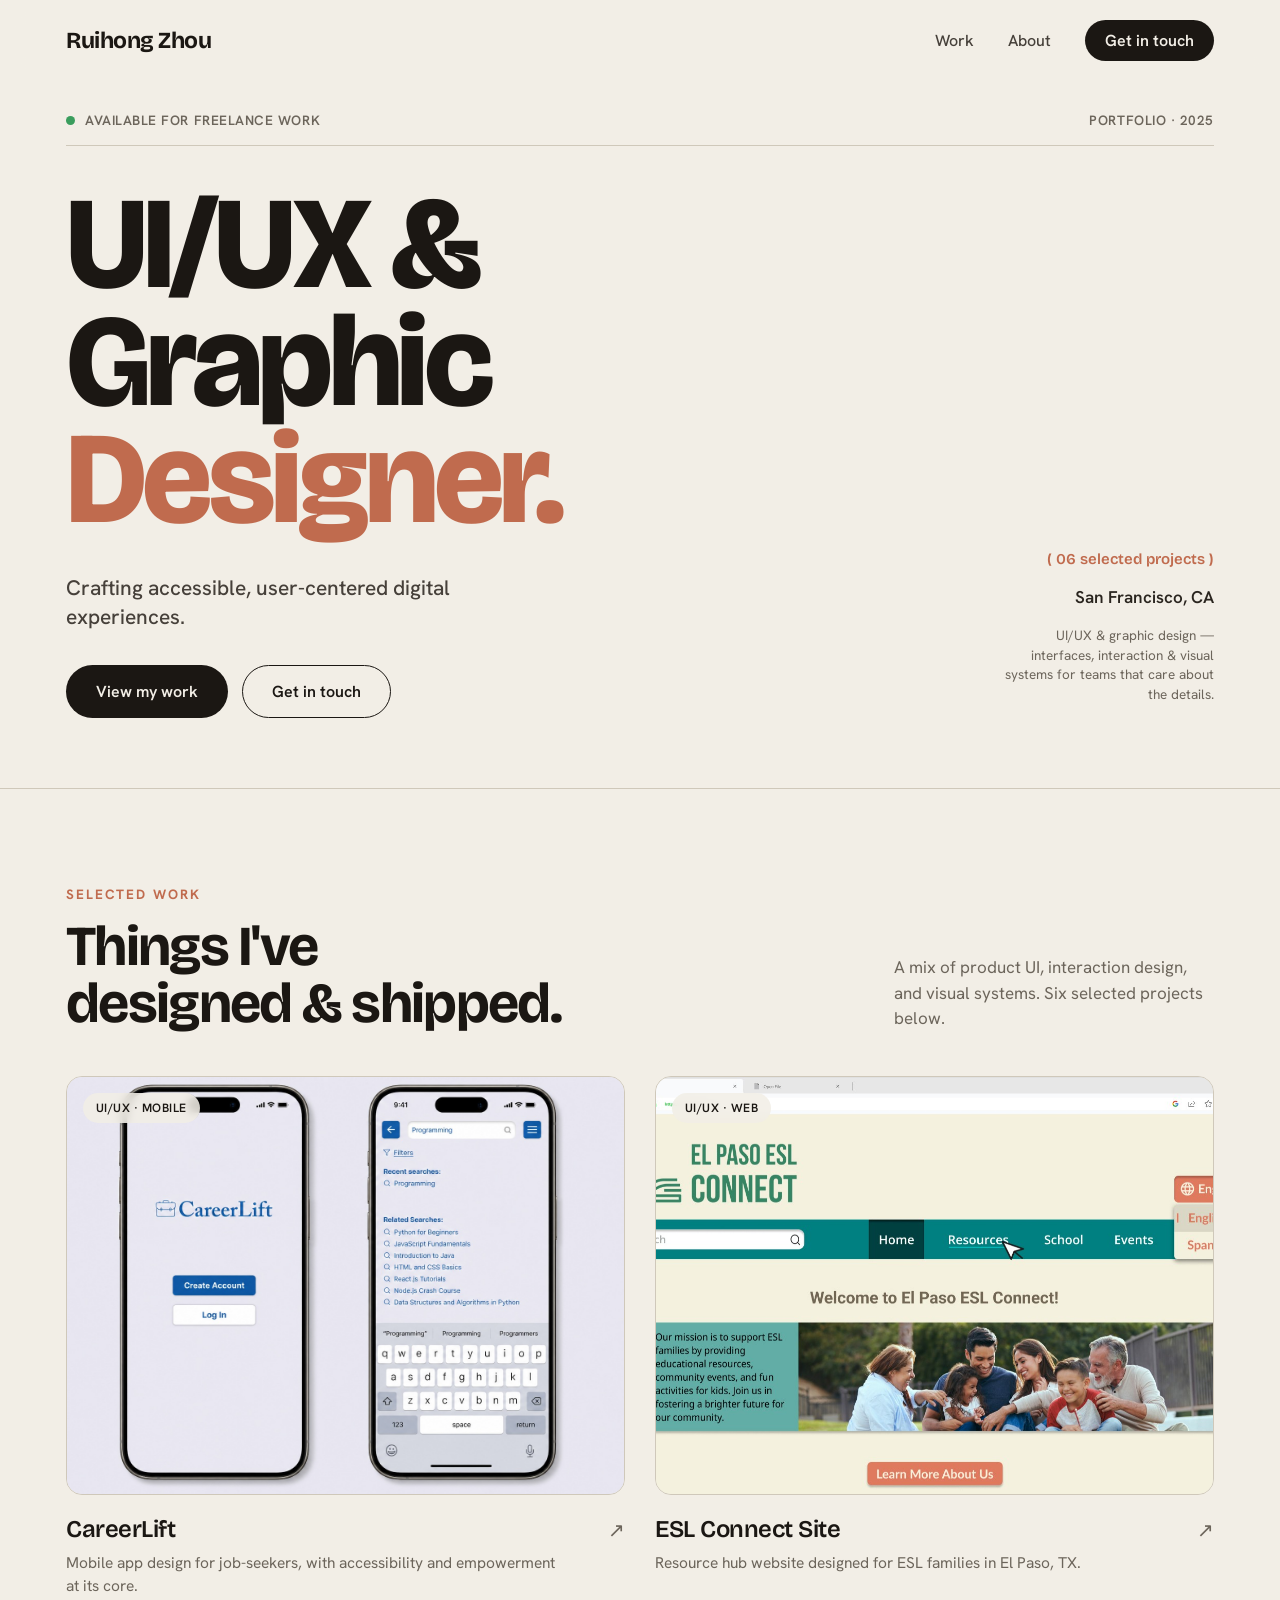
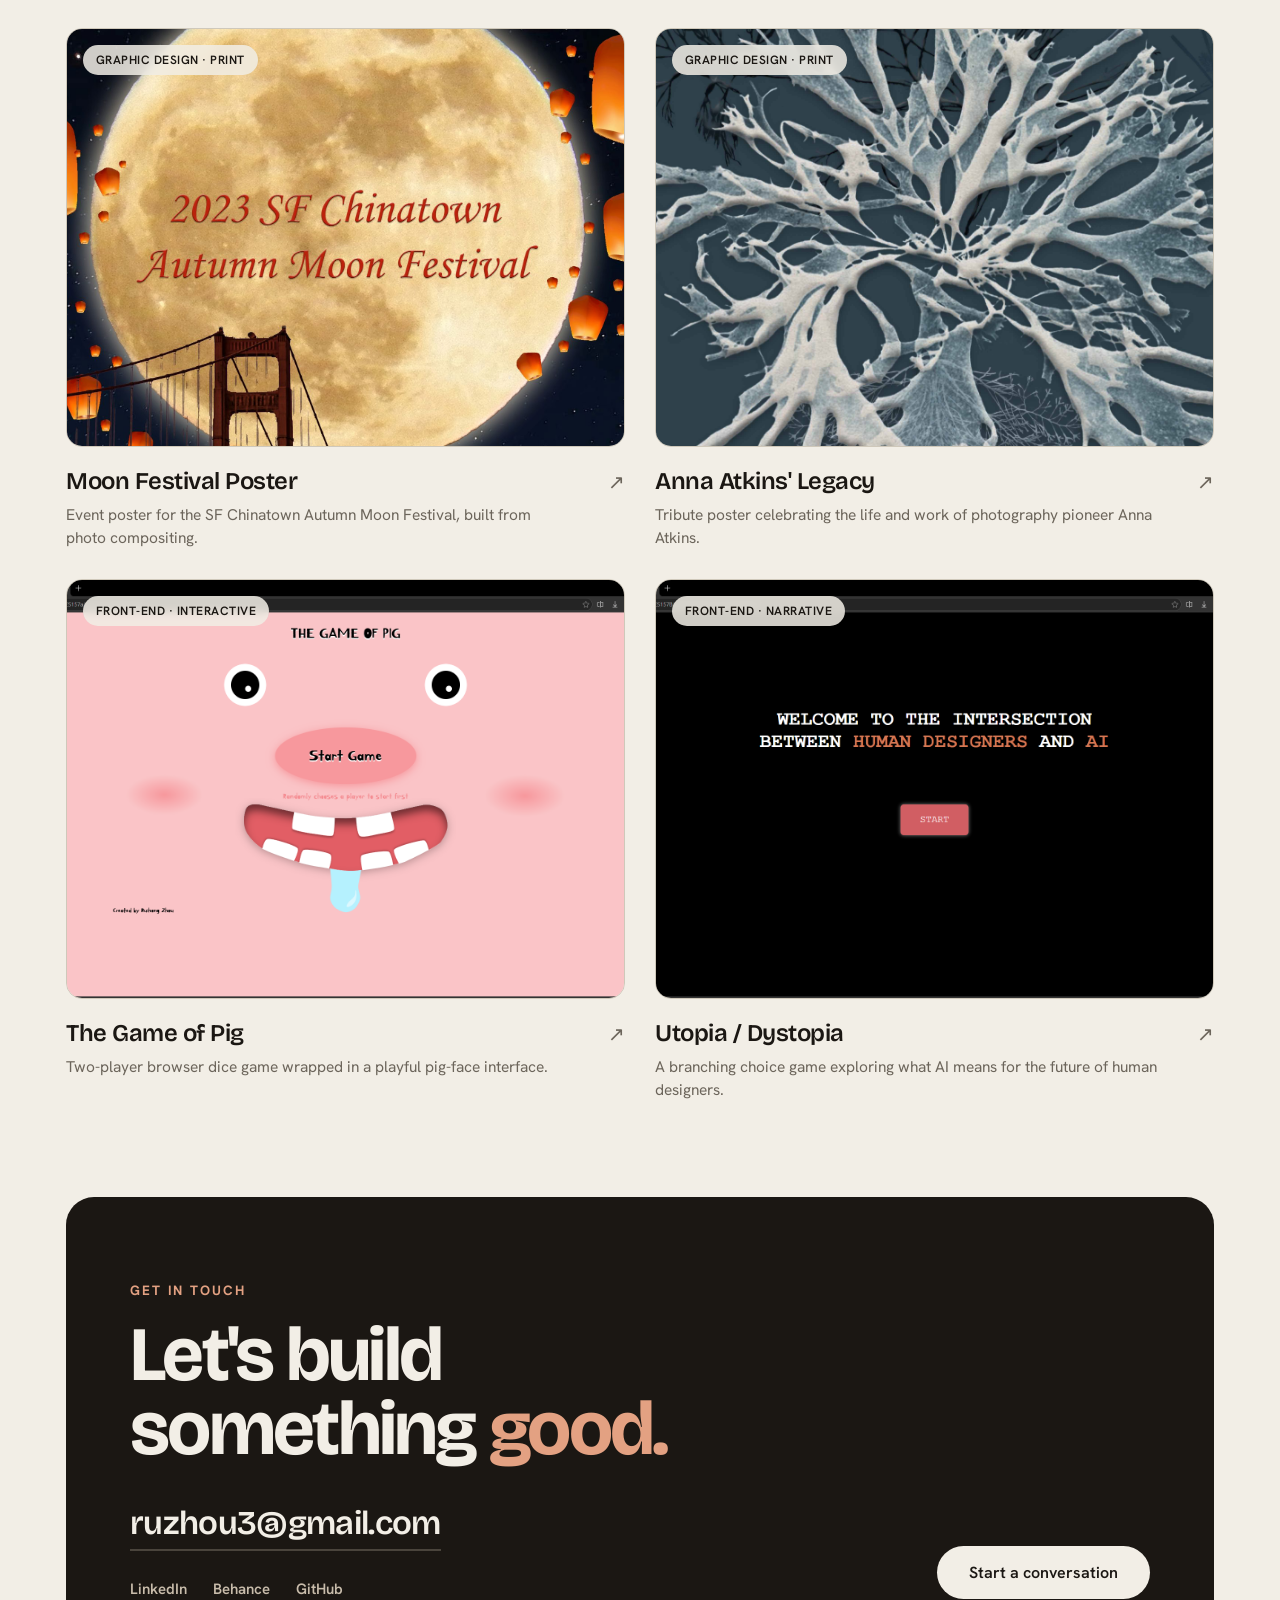
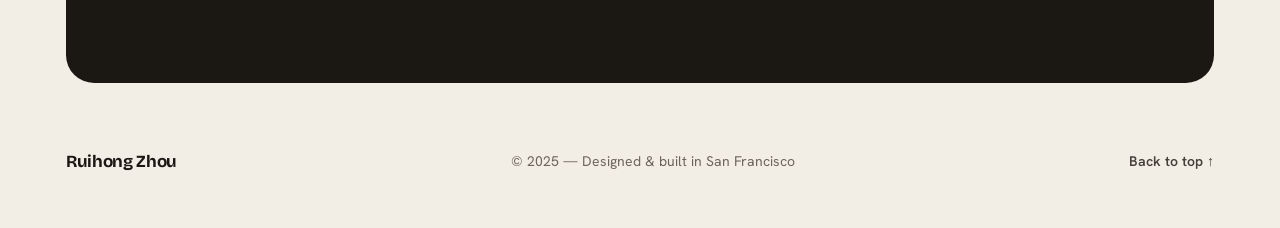
<file: index.html>
<!doctype html>
<html lang="en">
  <head>
    <meta charset="UTF-8" />
    <meta name="viewport" content="width=device-width, initial-scale=1.0" />
    <meta name="description" content="Portfolio of Ruihong Zhou — UI/UX and Graphic Designer based in San Francisco. Product design, interaction design, and visual systems across 6 selected projects." />
    <title>Ruihong Zhou — UI/UX &amp; Graphic Designer</title>
    <link rel="icon" type="image/png" href="images/favicon.png" />
    <link rel="apple-touch-icon" href="images/favicon.png" />
    <link rel="preconnect" href="https://fonts.googleapis.com" />
    <link rel="preconnect" href="https://fonts.gstatic.com" crossorigin />
    <link href="https://fonts.googleapis.com/css2?family=Bricolage+Grotesque:opsz,wght@12..96,400;12..96,500;12..96,600;12..96,700;12..96,800&family=Hanken+Grotesk:wght@400;500;600;700;800&display=swap" rel="stylesheet" />
    <link rel="stylesheet" href="style.css" />
  </head>
  <body>

    <!-- NAV -->
    <header id="nav">
      <div class="wrap nav-inner">
        <a href="#top" class="brand">Ruihong Zhou</a>
        <nav class="navlinks">
          <a href="#work">Work</a>
          <a href="about.html">About</a>
          <a href="#contact" class="btn-sm">Get in touch</a>
        </nav>
      </div>
    </header>

    <main id="top">

      <!-- HERO -->
      <section class="hero wrap">
        <div class="meta-rule">
          <div class="avail"><span class="dot"></span> Available for freelance work</div>
          <div>Portfolio · 2025</div>
        </div>
        <div class="hero-stage">
          <div class="leftcol">
            <h1>UI/UX &amp;<br/>Graphic<br/><span class="rose">Designer.</span></h1>
            <div class="tagline">Crafting accessible, user-centered digital experiences.</div>
            <div class="ctas">
              <a class="btn btn-primary" href="#work">View my work</a>
              <a class="btn btn-ghost" href="#contact">Get in touch</a>
            </div>
          </div>
          <div class="sidecol">
            <div class="num">( 06 selected projects )</div>
            <div class="place">San Francisco, CA</div>
            <div class="small">UI/UX &amp; graphic design — interfaces, interaction &amp; visual systems for teams that care about the details.</div>
          </div>
        </div>
      </section>

      <!-- WORK -->
      <section class="section work" id="work">
        <div class="wrap">
          <div class="sec-head">
            <div>
              <div class="sec-eyebrow">Selected Work</div>
              <h2 class="sec-title">Things I've<br/>designed &amp; shipped.</h2>
            </div>
            <div class="sec-note">A mix of product UI, interaction design, and visual systems. Six selected projects below.</div>
          </div>
          <div class="grid">

            <a class="card" href="projects/career-lift/index.html">
              <div class="thumb">
                <span class="badge">UI/UX · Mobile</span>
                <img src="images/careerlift.jpg" alt="CareerLift App" />
              </div>
              <div class="meta">
                <span class="t">CareerLift</span>
                <span class="arrow">↗</span>
              </div>
              <div class="desc">Mobile app design for job-seekers, with accessibility and empowerment at its core.</div>
            </a>

            <a class="card" href="projects/esl-connect/index.html">
              <div class="thumb">
                <span class="badge">UI/UX · Web</span>
                <img src="images/eslconnect.jpg" alt="ESL Connect Site" />
              </div>
              <div class="meta">
                <span class="t">ESL Connect Site</span>
                <span class="arrow">↗</span>
              </div>
              <div class="desc">Resource hub website designed for ESL families in El Paso, TX.</div>
            </a>

            <a class="card" href="projects/moon-festival/index.html">
              <div class="thumb">
                <span class="badge">Graphic Design · Print</span>
                <img src="images/moonfestival.jpg" alt="Moon Festival Poster" />
              </div>
              <div class="meta">
                <span class="t">Moon Festival Poster</span>
                <span class="arrow">↗</span>
              </div>
              <div class="desc">Event poster for the SF Chinatown Autumn Moon Festival, built from photo compositing.</div>
            </a>

            <a class="card" href="projects/anna-atkins/index.html">
              <div class="thumb">
                <span class="badge">Graphic Design · Print</span>
                <img src="images/annalegacy.jpg" alt="Anna Atkins' Legacy Poster" />
              </div>
              <div class="meta">
                <span class="t">Anna Atkins' Legacy</span>
                <span class="arrow">↗</span>
              </div>
              <div class="desc">Tribute poster celebrating the life and work of photography pioneer Anna Atkins.</div>
            </a>

            <a class="card" href="projects/game-on/index.html">
              <div class="thumb">
                <span class="badge">Front-End · Interactive</span>
                <img src="images/gameofpig.png" alt="The Game of Pig" />
              </div>
              <div class="meta">
                <span class="t">The Game of Pig</span>
                <span class="arrow">↗</span>
              </div>
              <div class="desc">Two-player browser dice game wrapped in a playful pig-face interface.</div>
            </a>

            <a class="card" href="projects/utopia-dystopia/index.html">
              <div class="thumb">
                <span class="badge">Front-End · Narrative</span>
                <img src="images/utopia-dystopia.png" alt="Utopia / Dystopia" />
              </div>
              <div class="meta">
                <span class="t">Utopia / Dystopia</span>
                <span class="arrow">↗</span>
              </div>
              <div class="desc">A branching choice game exploring what AI means for the future of human designers.</div>
            </a>

          </div>
        </div>
      </section>

    </main>

    <!-- CONTACT -->
    <section class="contact" id="contact">
      <div class="contact-inner">
        <div class="sec-eyebrow">Get in touch</div>
        <h2>Let's build<br/>something <span class="rose">good.</span></h2>
        <div class="row">
          <div>
            <a class="email" href="mailto:ruzhou3@gmail.com">ruzhou3@gmail.com</a>
            <div class="socials">
              <a href="https://www.linkedin.com/in/ruihong-zhou-7ab939256/" target="_blank" rel="noopener">LinkedIn</a>
              <a href="https://www.behance.net/ruihongzhou1" target="_blank" rel="noopener">Behance</a>
              <a href="https://github.com/azzrhh" target="_blank" rel="noopener">GitHub</a>
            </div>
          </div>
          <a class="btn btn-light" href="mailto:ruzhou3@gmail.com">Start a conversation</a>
        </div>
      </div>
    </section>

    <!-- FOOTER -->
    <footer>
      <div class="wrap foot-inner">
        <div class="brand-sm">Ruihong Zhou</div>
        <div>© 2025 — Designed &amp; built in San Francisco</div>
        <a href="#top" class="to-top">Back to top ↑</a>
      </div>
    </footer>

    <script>
      // Sticky nav border on scroll
      const nav = document.getElementById('nav');
      const onScroll = () => nav.classList.toggle('scrolled', window.scrollY > 12);
      window.addEventListener('scroll', onScroll, { passive: true });
      onScroll();
    </script>

  </body>
</html>
</file>
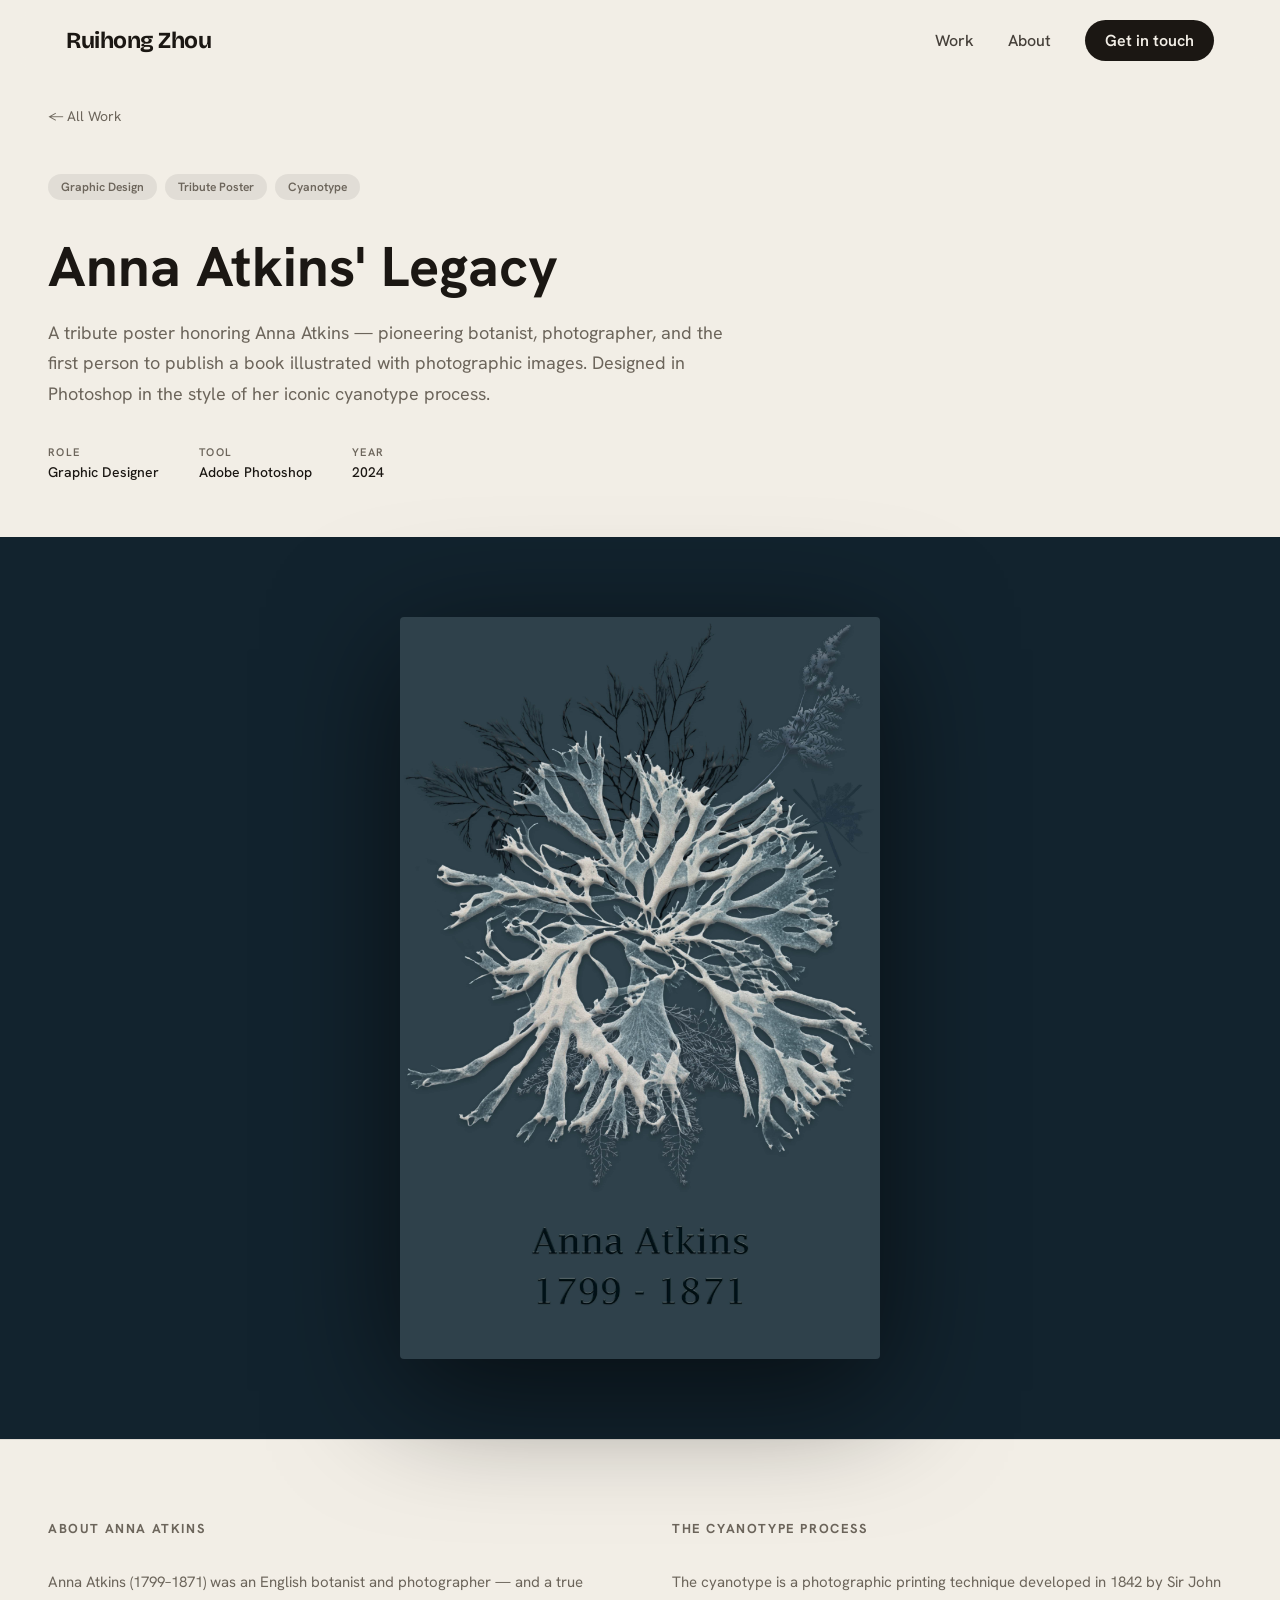
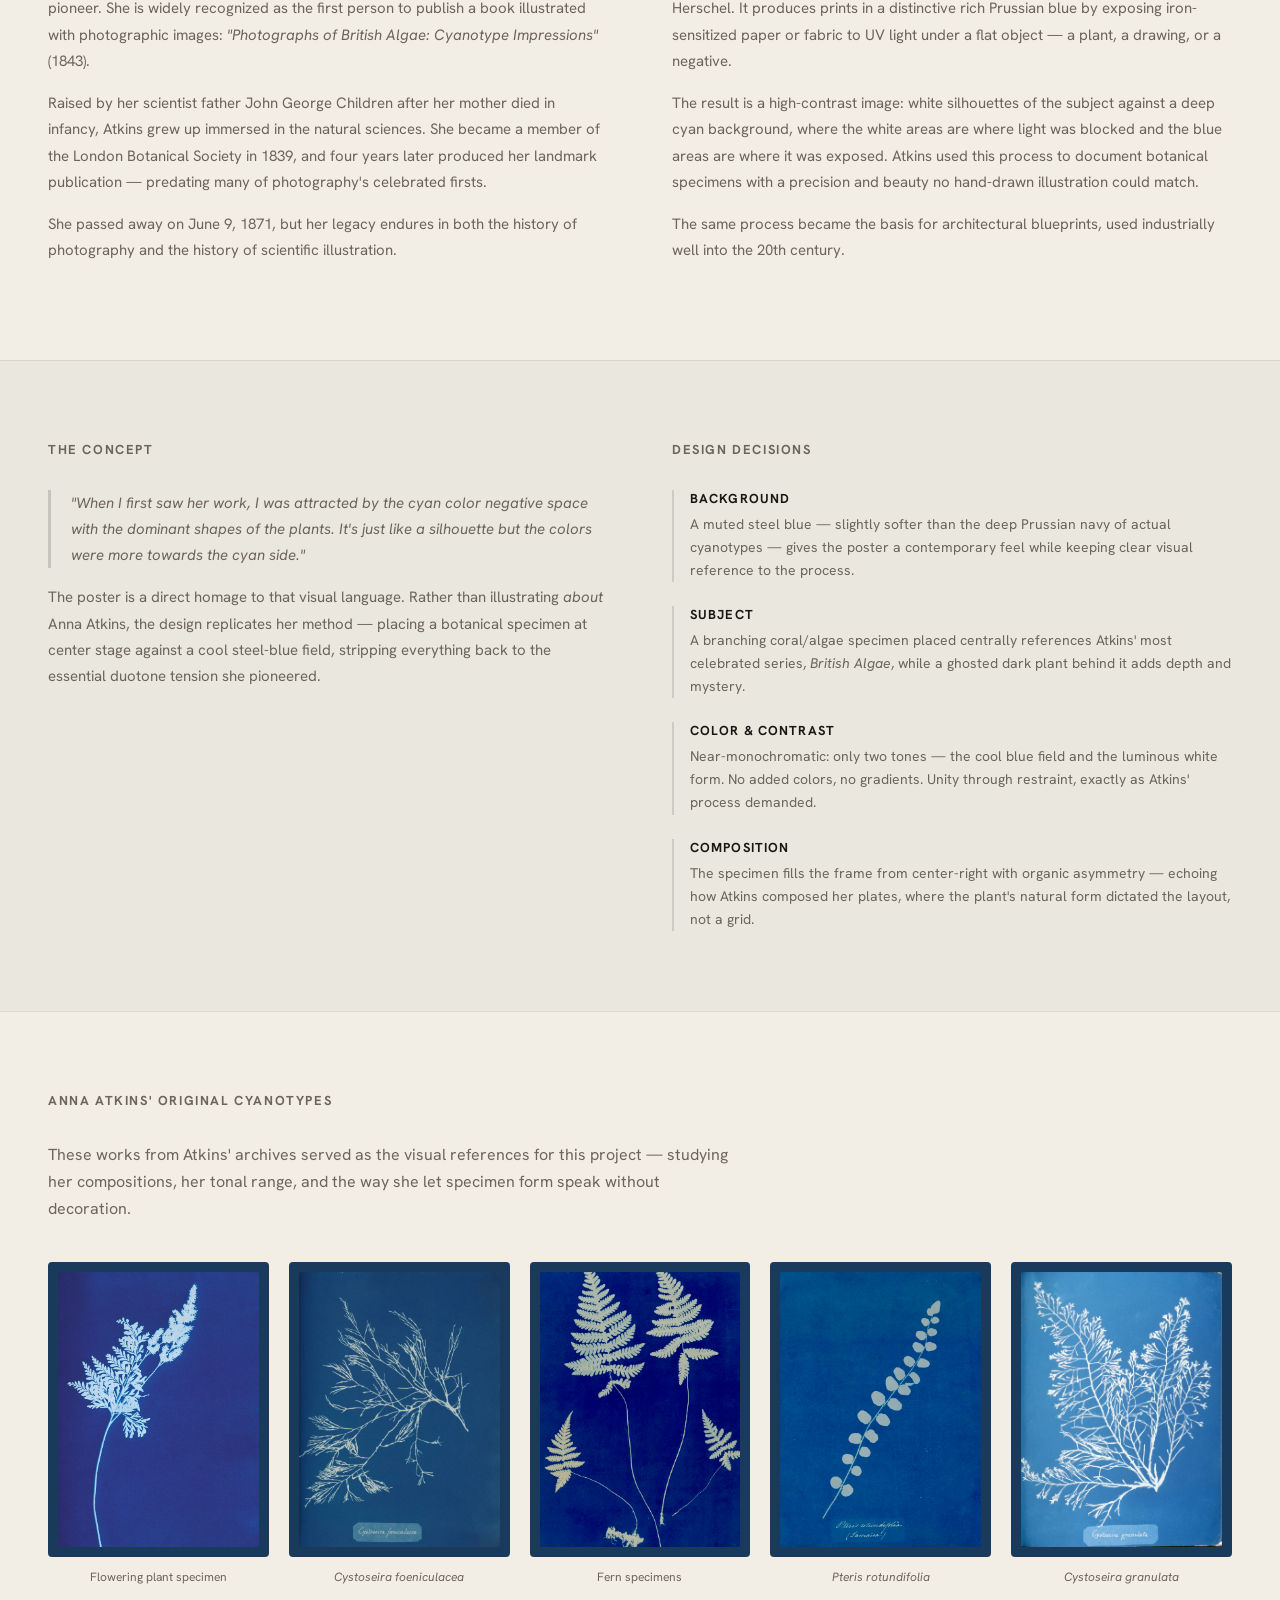
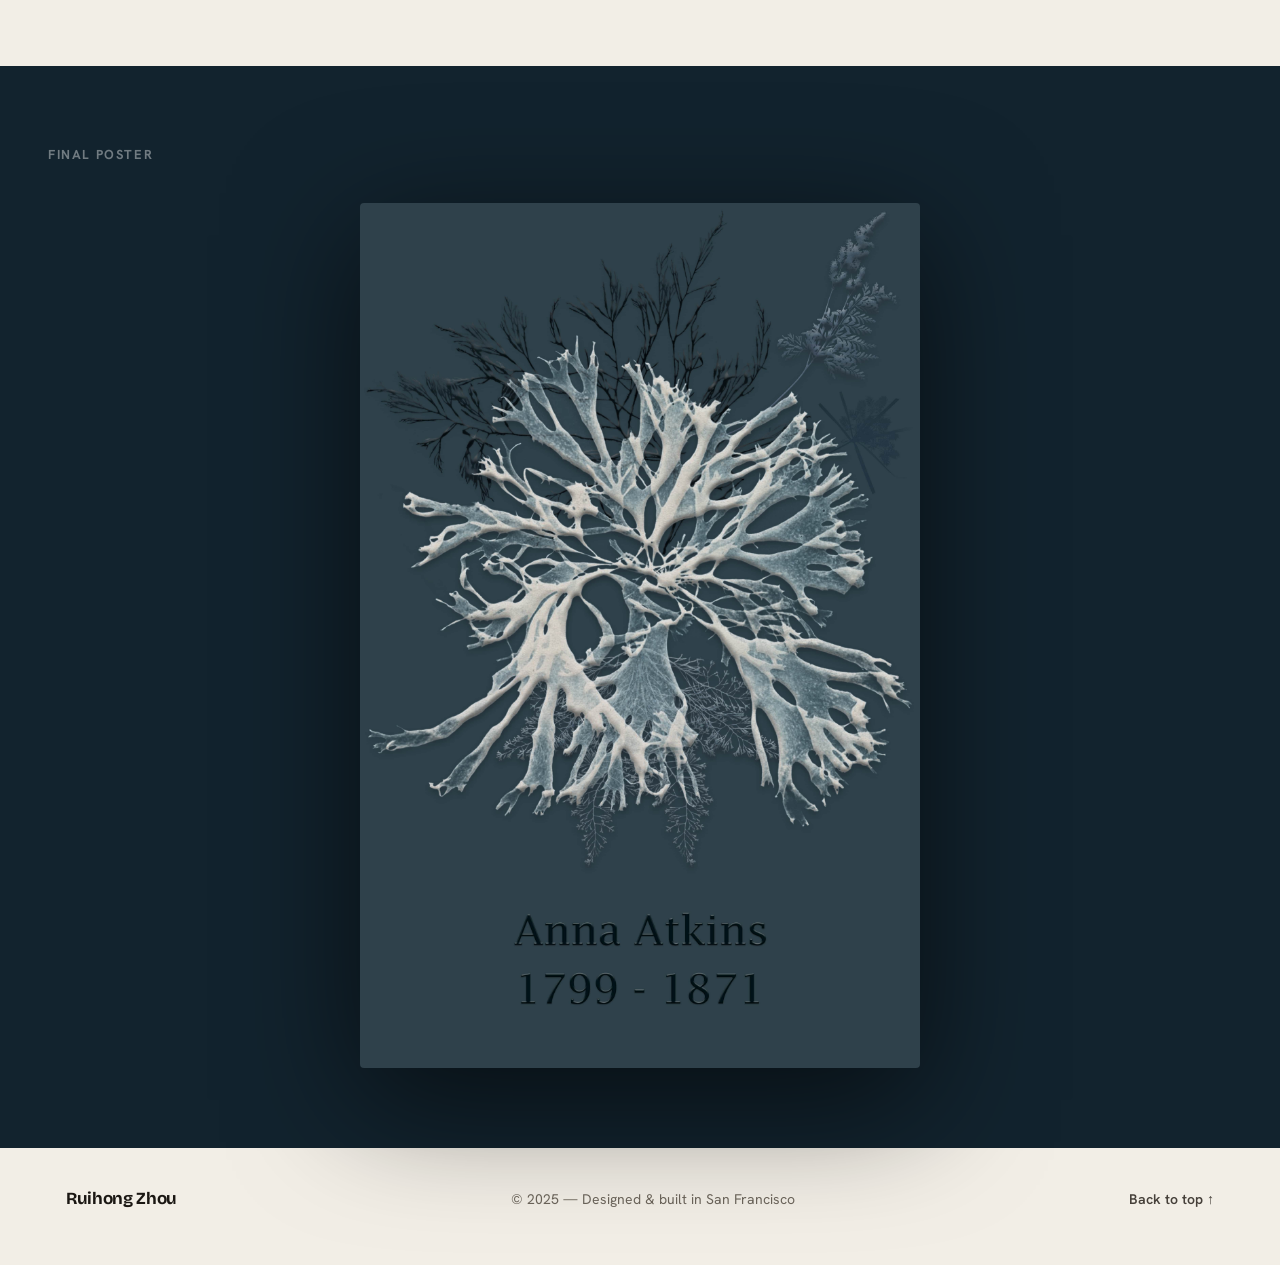
<file: projects/anna-atkins/index.html>
<!doctype html>
<html lang="en">
  <head>
    <meta charset="UTF-8" />
    <meta name="viewport" content="width=device-width, initial-scale=1.0" />
    <meta name="description" content="Anna Atkins' Legacy — graphic design case study by Ruihong Zhou. A tribute poster honoring photography pioneer Anna Atkins, designed in the style of her iconic cyanotype process." />
    <title>Anna Atkins' Legacy — Ruihong Zhou</title>
    <link rel="icon" type="image/png" href="../../images/favicon.png" />
    <link rel="apple-touch-icon" href="../../images/favicon.png" />
    <link rel="preconnect" href="https://fonts.googleapis.com" />
    <link rel="preconnect" href="https://fonts.gstatic.com" crossorigin />
    <link href="https://fonts.googleapis.com/css2?family=Bricolage+Grotesque:opsz,wght@12..96,400;12..96,500;12..96,600;12..96,700;12..96,800&family=Hanken+Grotesk:wght@400;500;600;700;800&display=swap" rel="stylesheet" />
    <link rel="stylesheet" href="../../style.css" />
    <link rel="stylesheet" href="../project.css" />
    <link rel="stylesheet" href="../project-gd.css" />
    <link rel="stylesheet" href="style.css" />
  </head>
  <body>
    <header id="nav">
      <div class="wrap nav-inner">
        <a href="../../index.html" class="brand">Ruihong Zhou</a>
        <nav class="navlinks">
          <a href="../../index.html#work">Work</a>
          <a href="../../about.html">About</a>
          <a href="../../index.html#contact" class="btn-sm">Get in touch</a>
        </nav>
      </div>
    </header>

    <main>

      <!-- Back nav -->
      <div class="project-back">
        <a href="../../index.html#work">← All Work</a>
      </div>

      <!-- Project hero -->
      <section class="project-hero">
        <div class="project-badges">
          <span class="hero-badge">Graphic Design</span>
          <span class="hero-badge">Tribute Poster</span>
          <span class="hero-badge">Cyanotype</span>
        </div>
        <h2>Anna Atkins' Legacy</h2>
        <p>A tribute poster honoring Anna Atkins — pioneering botanist, photographer, and the first person to publish a book illustrated with photographic images. Designed in Photoshop in the style of her iconic cyanotype process.</p>
        <div class="project-meta-row">
          <div class="project-meta-item">
            <span class="meta-label">Role</span>
            <span>Graphic Designer</span>
          </div>
          <div class="project-meta-item">
            <span class="meta-label">Tool</span>
            <span>Adobe Photoshop</span>
          </div>
          <div class="project-meta-item">
            <span class="meta-label">Year</span>
            <span>2024</span>
          </div>
        </div>
      </section>

      <!-- Poster showcase -->
      <section class="poster-showcase">
        <div class="poster-frame">
          <img src="../../images/aa-poster.jpg" alt="Anna Atkins' Legacy tribute poster" />
        </div>
      </section>

      <!-- About -->
      <section class="gd-section">
        <div class="gd-two-col">
          <div>
            <h2 class="section-label">About Anna Atkins</h2>
            <p>Anna Atkins (1799–1871) was an English botanist and photographer — and a true pioneer. She is widely recognized as the first person to publish a book illustrated with photographic images: <em>"Photographs of British Algae: Cyanotype Impressions"</em> (1843).</p>
            <p>Raised by her scientist father John George Children after her mother died in infancy, Atkins grew up immersed in the natural sciences. She became a member of the London Botanical Society in 1839, and four years later produced her landmark publication — predating many of photography's celebrated firsts.</p>
            <p>She passed away on June 9, 1871, but her legacy endures in both the history of photography and the history of scientific illustration.</p>
          </div>
          <div>
            <h2 class="section-label">The Cyanotype Process</h2>
            <p>The cyanotype is a photographic printing technique developed in 1842 by Sir John Herschel. It produces prints in a distinctive rich Prussian blue by exposing iron-sensitized paper or fabric to UV light under a flat object — a plant, a drawing, or a negative.</p>
            <p>The result is a high-contrast image: white silhouettes of the subject against a deep cyan background, where the white areas are where light was blocked and the blue areas are where it was exposed. Atkins used this process to document botanical specimens with a precision and beauty no hand-drawn illustration could match.</p>
            <p>The same process became the basis for architectural blueprints, used industrially well into the 20th century.</p>
          </div>
        </div>
      </section>

      <!-- Why this project -->
      <section class="gd-section gd-section--tinted">
        <div class="gd-two-col">
          <div>
            <h2 class="section-label">The Concept</h2>
            <p class="quote">"When I first saw her work, I was attracted by the cyan color negative space with the dominant shapes of the plants. It's just like a silhouette but the colors were more towards the cyan side."</p>
            <p>The poster is a direct homage to that visual language. Rather than illustrating <em>about</em> Anna Atkins, the design replicates her method — placing a botanical specimen at center stage against a cool steel-blue field, stripping everything back to the essential duotone tension she pioneered.</p>
          </div>
          <div>
            <h2 class="section-label">Design Decisions</h2>
            <dl class="decision-list">
              <div class="decision-item">
                <dt>Background</dt>
                <dd>A muted steel blue — slightly softer than the deep Prussian navy of actual cyanotypes — gives the poster a contemporary feel while keeping clear visual reference to the process.</dd>
              </div>
              <div class="decision-item">
                <dt>Subject</dt>
                <dd>A branching coral/algae specimen placed centrally references Atkins' most celebrated series, <em>British Algae</em>, while a ghosted dark plant behind it adds depth and mystery.</dd>
              </div>
              <div class="decision-item">
                <dt>Color &amp; Contrast</dt>
                <dd>Near-monochromatic: only two tones — the cool blue field and the luminous white form. No added colors, no gradients. Unity through restraint, exactly as Atkins' process demanded.</dd>
              </div>
              <div class="decision-item">
                <dt>Composition</dt>
                <dd>The specimen fills the frame from center-right with organic asymmetry — echoing how Atkins composed her plates, where the plant's natural form dictated the layout, not a grid.</dd>
              </div>
            </dl>
          </div>
        </div>
      </section>

      <!-- Reference works -->
      <section class="gd-section">
        <h2 class="section-label">Anna Atkins' Original Cyanotypes</h2>
        <p class="gd-intro">These works from Atkins' archives served as the visual references for this project — studying her compositions, her tonal range, and the way she let specimen form speak without decoration.</p>
        <div class="reference-grid">
          <div class="reference-item">
            <div class="reference-img-wrap">
              <img src="../../images/aa-ref-1.jpg" alt="Anna Atkins cyanotype — flowering plant" />
            </div>
            <span>Flowering plant specimen</span>
          </div>
          <div class="reference-item">
            <div class="reference-img-wrap">
              <img src="../../images/aa-ref-2.jpg" alt="Anna Atkins — Cystoseira foeniculacea" />
            </div>
            <span><em>Cystoseira foeniculacea</em></span>
          </div>
          <div class="reference-item">
            <div class="reference-img-wrap">
              <img src="../../images/aa-ref-3.jpg" alt="Anna Atkins — fern specimens" />
            </div>
            <span>Fern specimens</span>
          </div>
          <div class="reference-item">
            <div class="reference-img-wrap">
              <img src="../../images/aa-ref-4.jpg" alt="Anna Atkins — Pteris rotundifolia" />
            </div>
            <span><em>Pteris rotundifolia</em></span>
          </div>
          <div class="reference-item">
            <div class="reference-img-wrap">
              <img src="../../images/aa-ref-5.jpg" alt="Anna Atkins — Cystoseira granulata" />
            </div>
            <span><em>Cystoseira granulata</em></span>
          </div>
        </div>
      </section>

      <!-- Final poster large -->
      <section class="gd-section gd-section--dark">
        <h2 class="section-label section-label--light">Final Poster</h2>
        <div class="poster-frame poster-frame--centered">
          <img src="../../images/aa-poster.jpg" alt="Anna Atkins' Legacy — final poster" />
        </div>
      </section>

    </main>

    <footer>
      <div class="wrap foot-inner">
        <div class="brand-sm">Ruihong Zhou</div>
        <div>© 2025 — Designed &amp; built in San Francisco</div>
        <a href="../../index.html#top" class="to-top">Back to top ↑</a>
      </div>
    </footer>

    <script>
      const nav = document.getElementById('nav');
      const onScroll = () => nav.classList.toggle('scrolled', window.scrollY > 12);
      window.addEventListener('scroll', onScroll, { passive: true });
      onScroll();
    </script>
  </body>
</html>
</file>
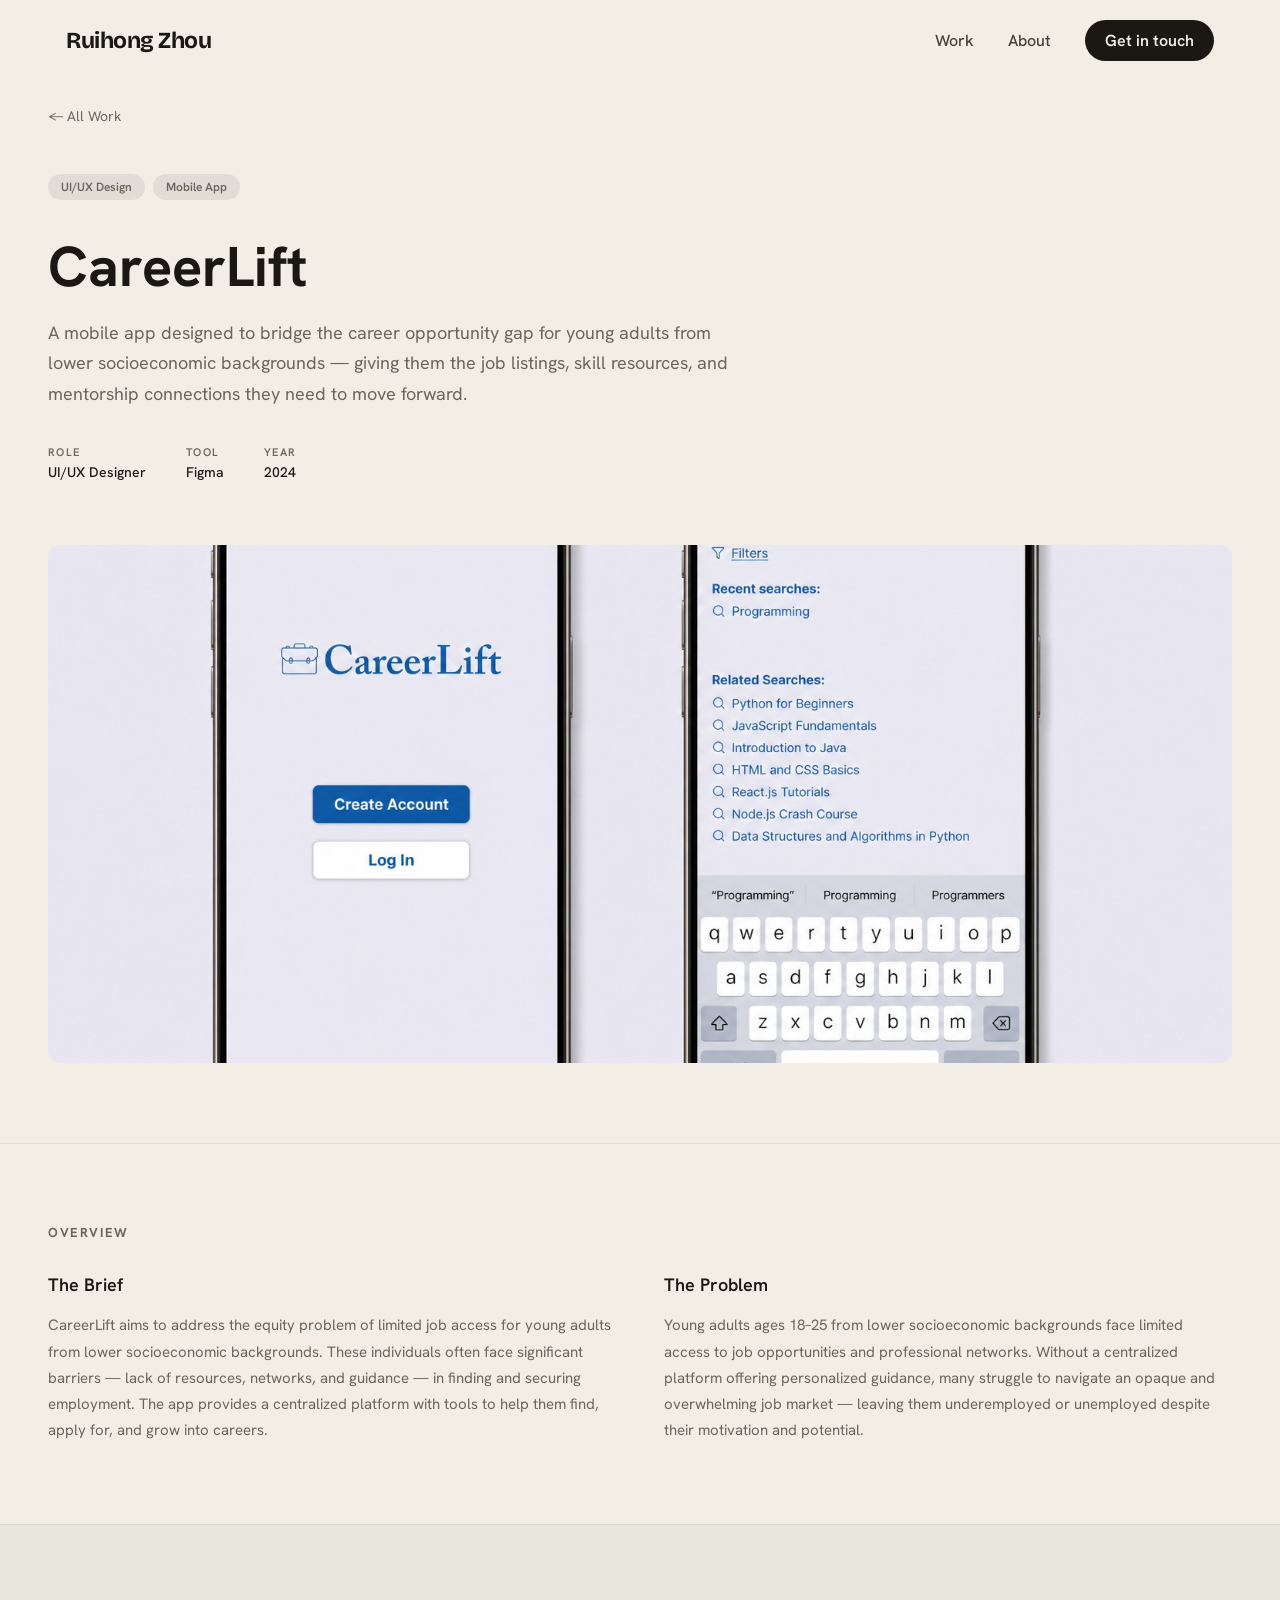
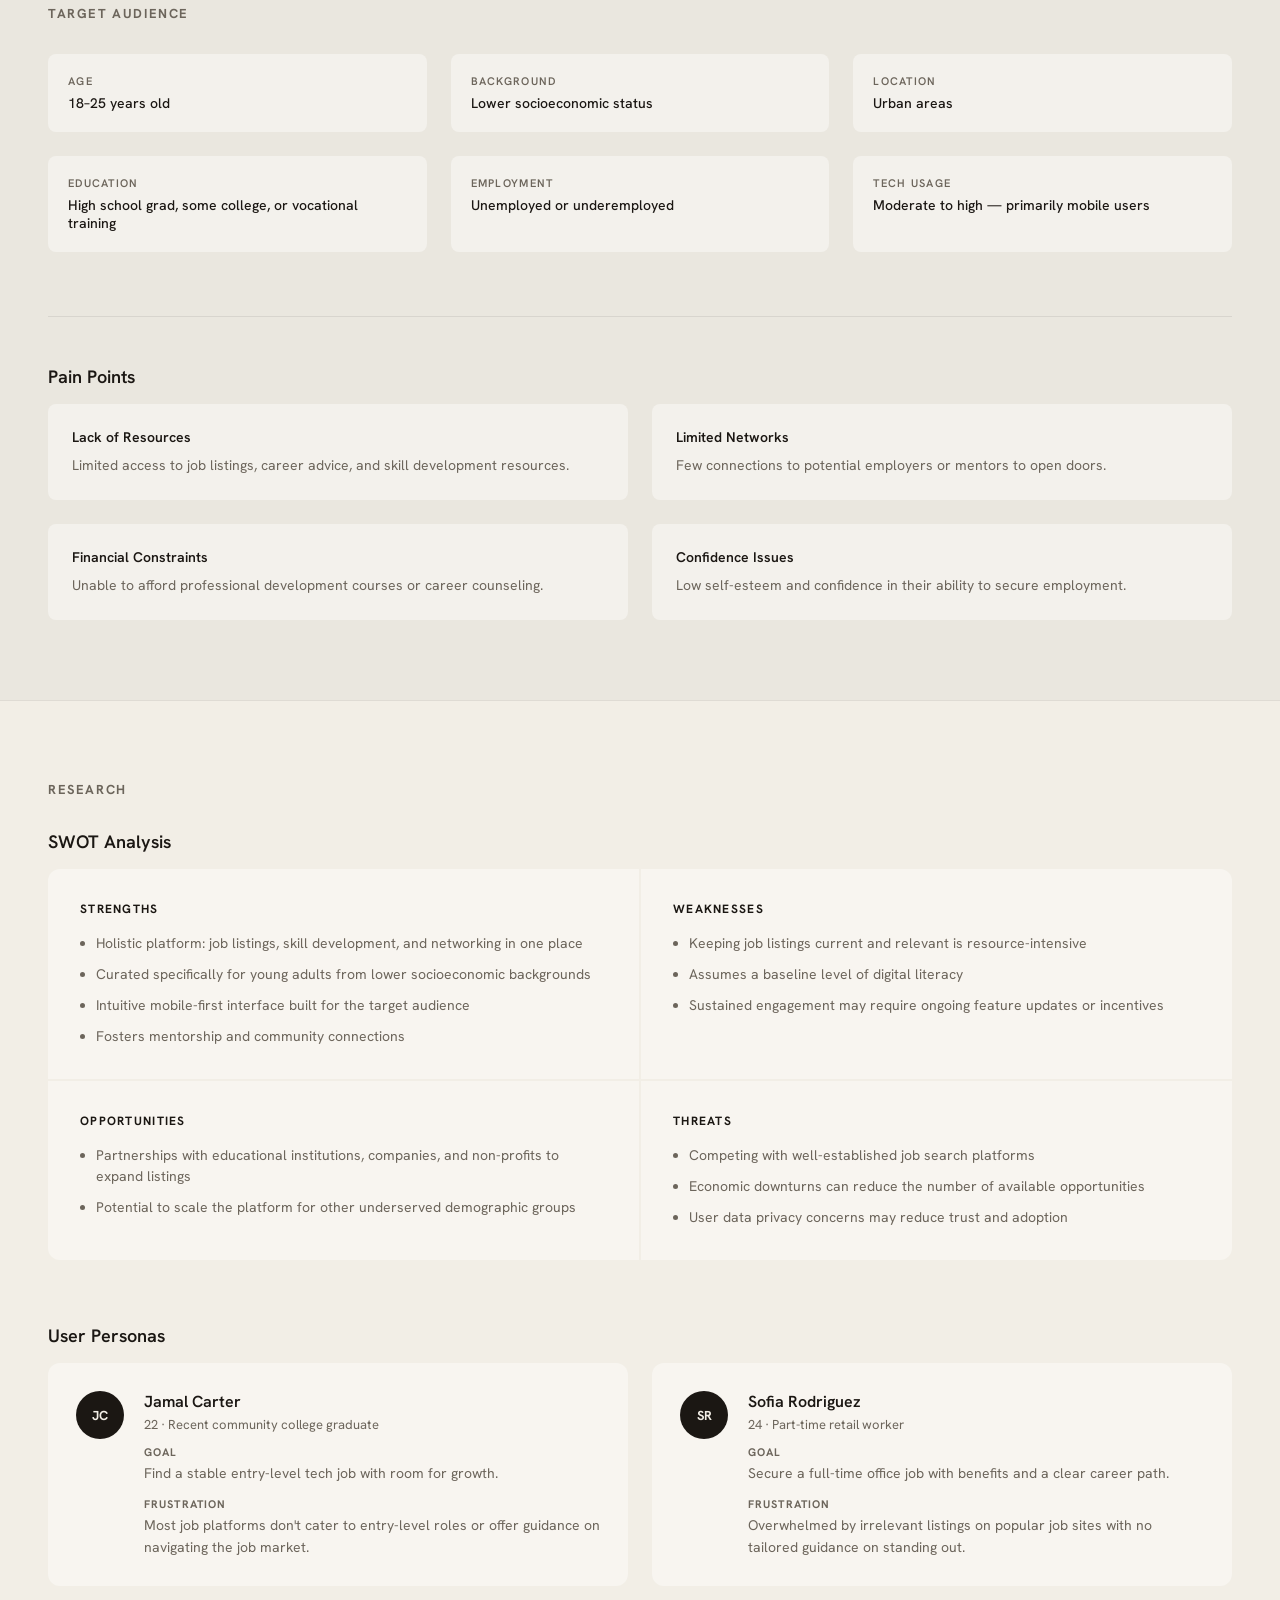
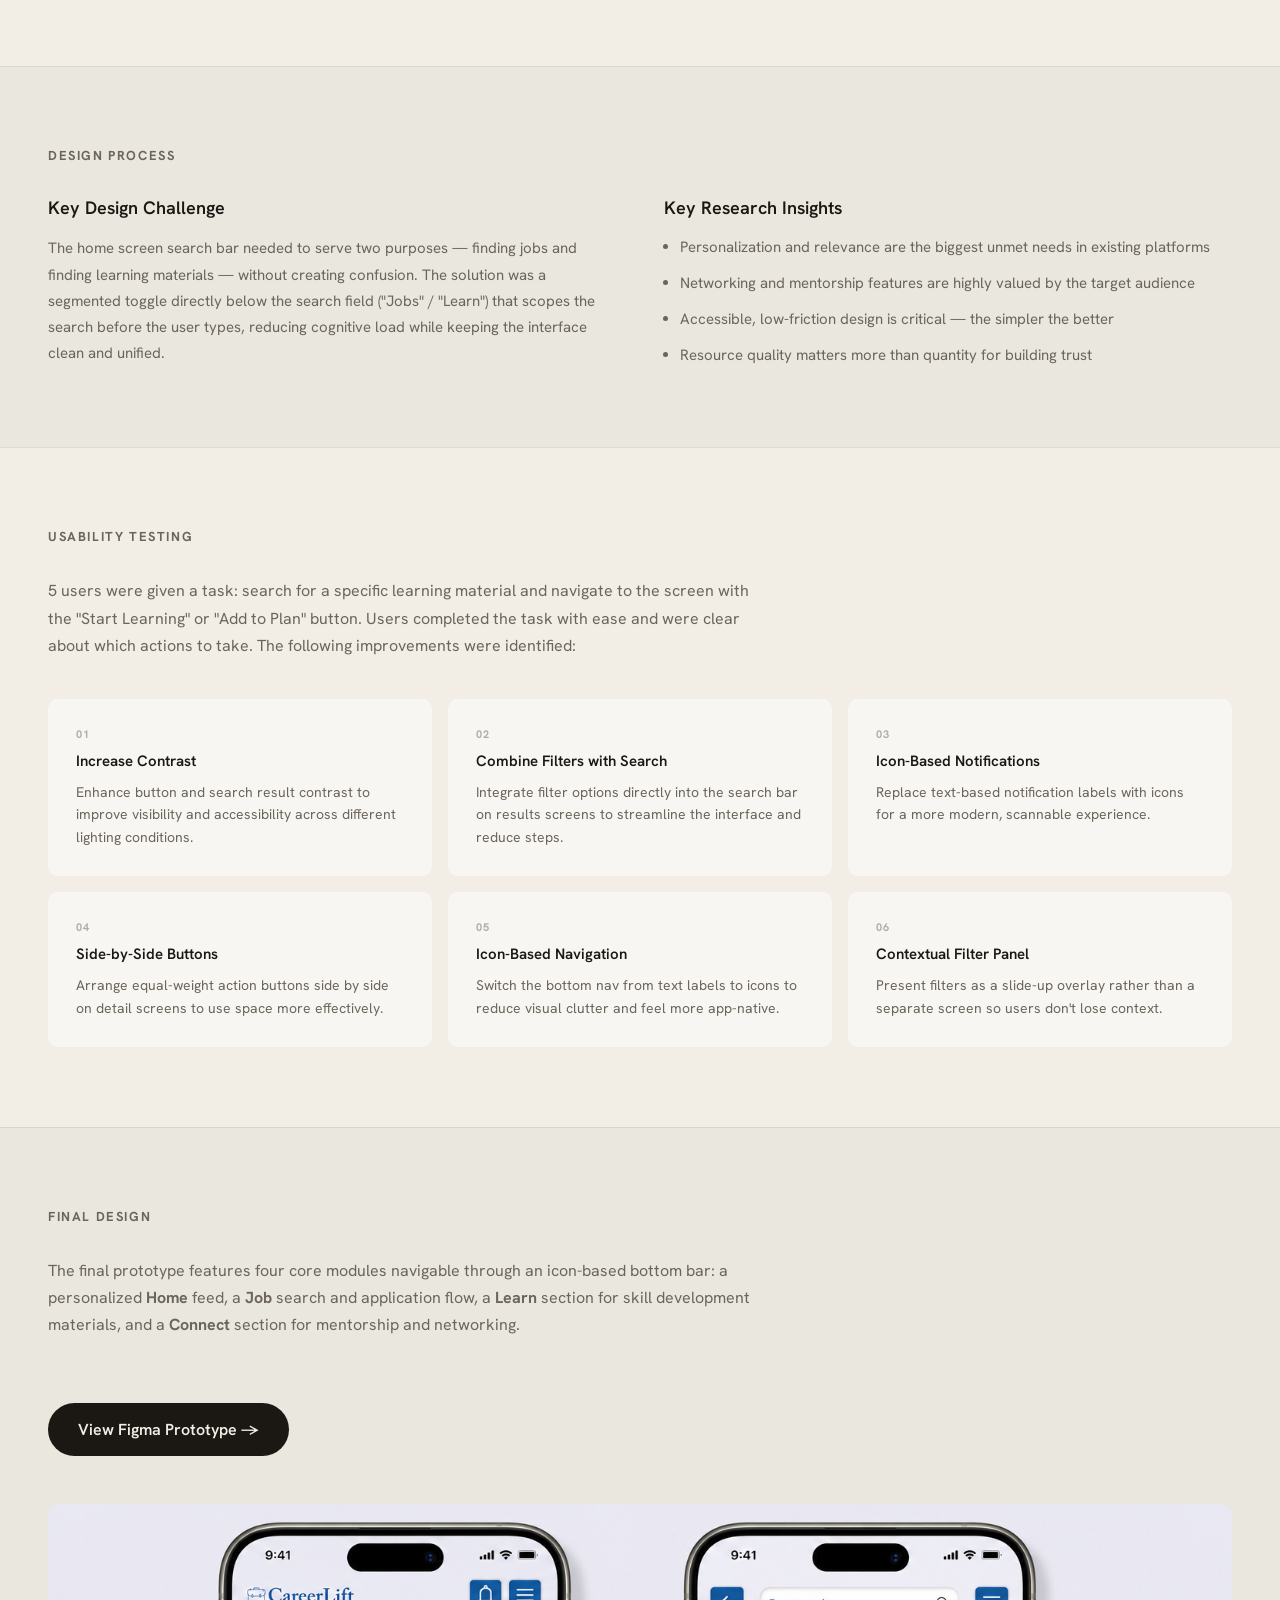
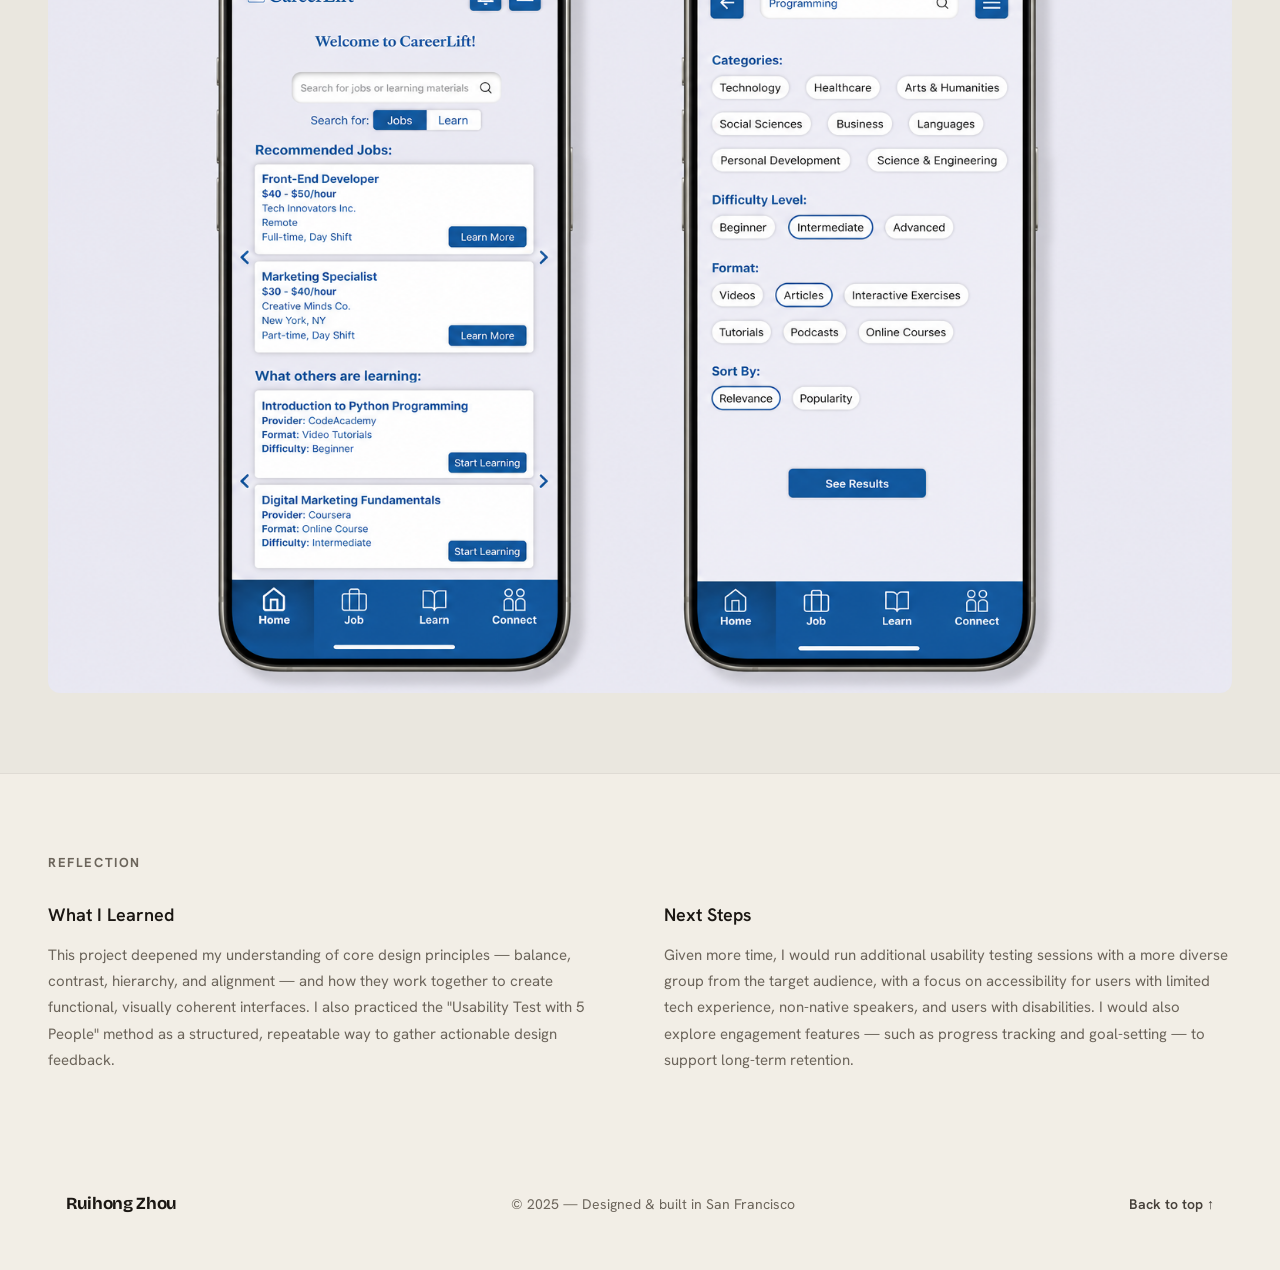
<file: projects/career-lift/index.html>
<!doctype html>
<html lang="en">
  <head>
    <meta charset="UTF-8" />
    <meta name="viewport" content="width=device-width, initial-scale=1.0" />
    <meta name="description" content="CareerLift — UI/UX mobile app case study by Ruihong Zhou. Designed to bridge the career opportunity gap for young adults from lower socioeconomic backgrounds." />
    <title>CareerLift — Ruihong Zhou</title>
    <link rel="icon" type="image/png" href="../../images/favicon.png" />
    <link rel="apple-touch-icon" href="../../images/favicon.png" />
    <link rel="preconnect" href="https://fonts.googleapis.com" />
    <link rel="preconnect" href="https://fonts.gstatic.com" crossorigin />
    <link href="https://fonts.googleapis.com/css2?family=Bricolage+Grotesque:opsz,wght@12..96,400;12..96,500;12..96,600;12..96,700;12..96,800&family=Hanken+Grotesk:wght@400;500;600;700;800&display=swap" rel="stylesheet" />
    <link rel="stylesheet" href="../../style.css" />
    <link rel="stylesheet" href="../project.css" />
    <link rel="stylesheet" href="style.css" />
  </head>
  <body>
    <header id="nav">
      <div class="wrap nav-inner">
        <a href="../../index.html" class="brand">Ruihong Zhou</a>
        <nav class="navlinks">
          <a href="../../index.html#work">Work</a>
          <a href="../../about.html">About</a>
          <a href="../../index.html#contact" class="btn-sm">Get in touch</a>
        </nav>
      </div>
    </header>

    <main>
      <!-- Back nav -->
      <div class="project-back">
        <a href="../../index.html#work">← All Work</a>
      </div>

      <!-- Project hero -->
      <section class="project-hero">
        <div class="project-badges">
          <span class="hero-badge">UI/UX Design</span>
          <span class="hero-badge">Mobile App</span>
        </div>
        <h2>CareerLift</h2>
        <p>
          A mobile app designed to bridge the career opportunity gap for young
          adults from lower socioeconomic backgrounds — giving them the job
          listings, skill resources, and mentorship connections they need to
          move forward.
        </p>
        <div class="project-meta-row">
          <div class="project-meta-item">
            <span class="meta-label">Role</span>
            <span>UI/UX Designer</span>
          </div>
          <div class="project-meta-item">
            <span class="meta-label">Tool</span>
            <span>Figma</span>
          </div>
          <div class="project-meta-item">
            <span class="meta-label">Year</span>
            <span>2024</span>
          </div>
        </div>
      </section>

      <!-- Cover image -->
      <div class="project-cover">
        <img src="../../images/careerlift.jpg" alt="CareerLift App" />
      </div>

      <!-- Overview -->
      <section class="case-section">
        <h2 class="section-label">Overview</h2>
        <div class="case-two-col">
          <div>
            <h3 class="case-heading">The Brief</h3>
            <p>
              CareerLift aims to address the equity problem of limited job
              access for young adults from lower socioeconomic backgrounds.
              These individuals often face significant barriers — lack of
              resources, networks, and guidance — in finding and securing
              employment. The app provides a centralized platform with tools to
              help them find, apply for, and grow into careers.
            </p>
          </div>
          <div>
            <h3 class="case-heading">The Problem</h3>
            <p>
              Young adults ages 18–25 from lower socioeconomic backgrounds face
              limited access to job opportunities and professional networks.
              Without a centralized platform offering personalized guidance,
              many struggle to navigate an opaque and overwhelming job market —
              leaving them underemployed or unemployed despite their motivation
              and potential.
            </p>
          </div>
        </div>
      </section>

      <!-- Target audience -->
      <section class="case-section case-section--tinted">
        <h2 class="section-label">Target Audience</h2>
        <div class="audience-grid">
          <div class="audience-item">
            <span class="audience-label">Age</span>
            <span>18–25 years old</span>
          </div>
          <div class="audience-item">
            <span class="audience-label">Background</span>
            <span>Lower socioeconomic status</span>
          </div>
          <div class="audience-item">
            <span class="audience-label">Location</span>
            <span>Urban areas</span>
          </div>
          <div class="audience-item">
            <span class="audience-label">Education</span>
            <span>High school grad, some college, or vocational training</span>
          </div>
          <div class="audience-item">
            <span class="audience-label">Employment</span>
            <span>Unemployed or underemployed</span>
          </div>
          <div class="audience-item">
            <span class="audience-label">Tech Usage</span>
            <span>Moderate to high — primarily mobile users</span>
          </div>
        </div>

        <div class="pain-points">
          <h3 class="case-heading">Pain Points</h3>
          <div class="pain-grid">
            <div class="pain-item">
              <h4>Lack of Resources</h4>
              <p>
                Limited access to job listings, career advice, and skill
                development resources.
              </p>
            </div>
            <div class="pain-item">
              <h4>Limited Networks</h4>
              <p>
                Few connections to potential employers or mentors to open doors.
              </p>
            </div>
            <div class="pain-item">
              <h4>Financial Constraints</h4>
              <p>
                Unable to afford professional development courses or career
                counseling.
              </p>
            </div>
            <div class="pain-item">
              <h4>Confidence Issues</h4>
              <p>
                Low self-esteem and confidence in their ability to secure
                employment.
              </p>
            </div>
          </div>
        </div>
      </section>

      <!-- Research -->
      <section class="case-section">
        <h2 class="section-label">Research</h2>
        <h3 class="case-heading">SWOT Analysis</h3>
        <div class="swot-grid">
          <div class="swot-card">
            <h4>Strengths</h4>
            <ul>
              <li>
                Holistic platform: job listings, skill development, and
                networking in one place
              </li>
              <li>
                Curated specifically for young adults from lower socioeconomic
                backgrounds
              </li>
              <li>
                Intuitive mobile-first interface built for the target audience
              </li>
              <li>Fosters mentorship and community connections</li>
            </ul>
          </div>
          <div class="swot-card">
            <h4>Weaknesses</h4>
            <ul>
              <li>
                Keeping job listings current and relevant is resource-intensive
              </li>
              <li>Assumes a baseline level of digital literacy</li>
              <li>
                Sustained engagement may require ongoing feature updates or
                incentives
              </li>
            </ul>
          </div>
          <div class="swot-card">
            <h4>Opportunities</h4>
            <ul>
              <li>
                Partnerships with educational institutions, companies, and
                non-profits to expand listings
              </li>
              <li>
                Potential to scale the platform for other underserved
                demographic groups
              </li>
            </ul>
          </div>
          <div class="swot-card">
            <h4>Threats</h4>
            <ul>
              <li>Competing with well-established job search platforms</li>
              <li>
                Economic downturns can reduce the number of available
                opportunities
              </li>
              <li>User data privacy concerns may reduce trust and adoption</li>
            </ul>
          </div>
        </div>

        <h3 class="case-heading case-heading--spaced">User Personas</h3>
        <div class="persona-grid">
          <div class="persona-card">
            <div class="persona-avatar">JC</div>
            <div class="persona-body">
              <h4>Jamal Carter</h4>
              <p class="persona-meta">22 · Recent community college graduate</p>
              <div class="persona-detail">
                <span class="persona-label">Goal</span>
                <p>Find a stable entry-level tech job with room for growth.</p>
              </div>
              <div class="persona-detail">
                <span class="persona-label">Frustration</span>
                <p>
                  Most job platforms don't cater to entry-level roles or offer
                  guidance on navigating the job market.
                </p>
              </div>
            </div>
          </div>
          <div class="persona-card">
            <div class="persona-avatar">SR</div>
            <div class="persona-body">
              <h4>Sofia Rodriguez</h4>
              <p class="persona-meta">24 · Part-time retail worker</p>
              <div class="persona-detail">
                <span class="persona-label">Goal</span>
                <p>
                  Secure a full-time office job with benefits and a clear career
                  path.
                </p>
              </div>
              <div class="persona-detail">
                <span class="persona-label">Frustration</span>
                <p>
                  Overwhelmed by irrelevant listings on popular job sites with
                  no tailored guidance on standing out.
                </p>
              </div>
            </div>
          </div>
        </div>
      </section>

      <!-- Design process -->
      <section class="case-section case-section--tinted">
        <h2 class="section-label">Design Process</h2>
        <div class="case-two-col">
          <div>
            <h3 class="case-heading">Key Design Challenge</h3>
            <p>
              The home screen search bar needed to serve two purposes — finding
              jobs and finding learning materials — without creating confusion.
              The solution was a segmented toggle directly below the search
              field ("Jobs" / "Learn") that scopes the search before the user
              types, reducing cognitive load while keeping the interface clean
              and unified.
            </p>
          </div>
          <div>
            <h3 class="case-heading">Key Research Insights</h3>
            <ul class="case-list">
              <li>
                Personalization and relevance are the biggest unmet needs in
                existing platforms
              </li>
              <li>
                Networking and mentorship features are highly valued by the
                target audience
              </li>
              <li>
                Accessible, low-friction design is critical — the simpler the
                better
              </li>
              <li>
                Resource quality matters more than quantity for building trust
              </li>
            </ul>
          </div>
        </div>
      </section>

      <!-- Usability testing -->
      <section class="case-section">
        <h2 class="section-label">Usability Testing</h2>
        <p class="case-intro">
          5 users were given a task: search for a specific learning material and
          navigate to the screen with the "Start Learning" or "Add to Plan"
          button. Users completed the task with ease and were clear about which
          actions to take. The following improvements were identified:
        </p>
        <div class="findings-grid">
          <div class="finding-card">
            <span class="finding-number">01</span>
            <h4>Increase Contrast</h4>
            <p>
              Enhance button and search result contrast to improve visibility
              and accessibility across different lighting conditions.
            </p>
          </div>
          <div class="finding-card">
            <span class="finding-number">02</span>
            <h4>Combine Filters with Search</h4>
            <p>
              Integrate filter options directly into the search bar on results
              screens to streamline the interface and reduce steps.
            </p>
          </div>
          <div class="finding-card">
            <span class="finding-number">03</span>
            <h4>Icon-Based Notifications</h4>
            <p>
              Replace text-based notification labels with icons for a more
              modern, scannable experience.
            </p>
          </div>
          <div class="finding-card">
            <span class="finding-number">04</span>
            <h4>Side-by-Side Buttons</h4>
            <p>
              Arrange equal-weight action buttons side by side on detail screens
              to use space more effectively.
            </p>
          </div>
          <div class="finding-card">
            <span class="finding-number">05</span>
            <h4>Icon-Based Navigation</h4>
            <p>
              Switch the bottom nav from text labels to icons to reduce visual
              clutter and feel more app-native.
            </p>
          </div>
          <div class="finding-card">
            <span class="finding-number">06</span>
            <h4>Contextual Filter Panel</h4>
            <p>
              Present filters as a slide-up overlay rather than a separate
              screen so users don't lose context.
            </p>
          </div>
        </div>
      </section>

      <!-- Final design -->
      <section class="case-section case-section--tinted">
        <h2 class="section-label">Final Design</h2>
        <p class="case-intro">
          The final prototype features four core modules navigable through an
          icon-based bottom bar: a personalized <strong>Home</strong> feed, a
          <strong>Job</strong> search and application flow, a
          <strong>Learn</strong> section for skill development materials, and a
          <strong>Connect</strong> section for mentorship and networking.
        </p>
        <a
          href="https://www.figma.com/design/W1s1f2Eojpo34TrduyuxOx/P2-Deliverable-%238%3A-Final-Prototype?node-id=0-1&t=rK8lLx8guhVh7MXJ-1"
          target="_blank"
          rel="noopener"
          class="btn btn-primary prototype-btn"
        >View Figma Prototype →</a>
        <div class="figma-mockup">
          <img
            src="../../images/careerlift-mockup.png"
            alt="CareerLift final design displayed on a mobile device"
          />
        </div>
      </section>

      <!-- Reflection -->
      <section class="case-section">
        <h2 class="section-label">Reflection</h2>
        <div class="case-two-col">
          <div>
            <h3 class="case-heading">What I Learned</h3>
            <p>
              This project deepened my understanding of core design principles —
              balance, contrast, hierarchy, and alignment — and how they work
              together to create functional, visually coherent interfaces. I
              also practiced the "Usability Test with 5 People" method as a
              structured, repeatable way to gather actionable design feedback.
            </p>
          </div>
          <div>
            <h3 class="case-heading">Next Steps</h3>
            <p>
              Given more time, I would run additional usability testing sessions
              with a more diverse group from the target audience, with a focus
              on accessibility for users with limited tech experience,
              non-native speakers, and users with disabilities. I would also
              explore engagement features — such as progress tracking and
              goal-setting — to support long-term retention.
            </p>
          </div>
        </div>
      </section>
    </main>

    <footer>
      <div class="wrap foot-inner">
        <div class="brand-sm">Ruihong Zhou</div>
        <div>© 2025 — Designed &amp; built in San Francisco</div>
        <a href="../../index.html#top" class="to-top">Back to top ↑</a>
      </div>
    </footer>

    <script>
      const nav = document.getElementById('nav');
      const onScroll = () => nav.classList.toggle('scrolled', window.scrollY > 12);
      window.addEventListener('scroll', onScroll, { passive: true });
      onScroll();
    </script>
  </body>
</html>
</file>
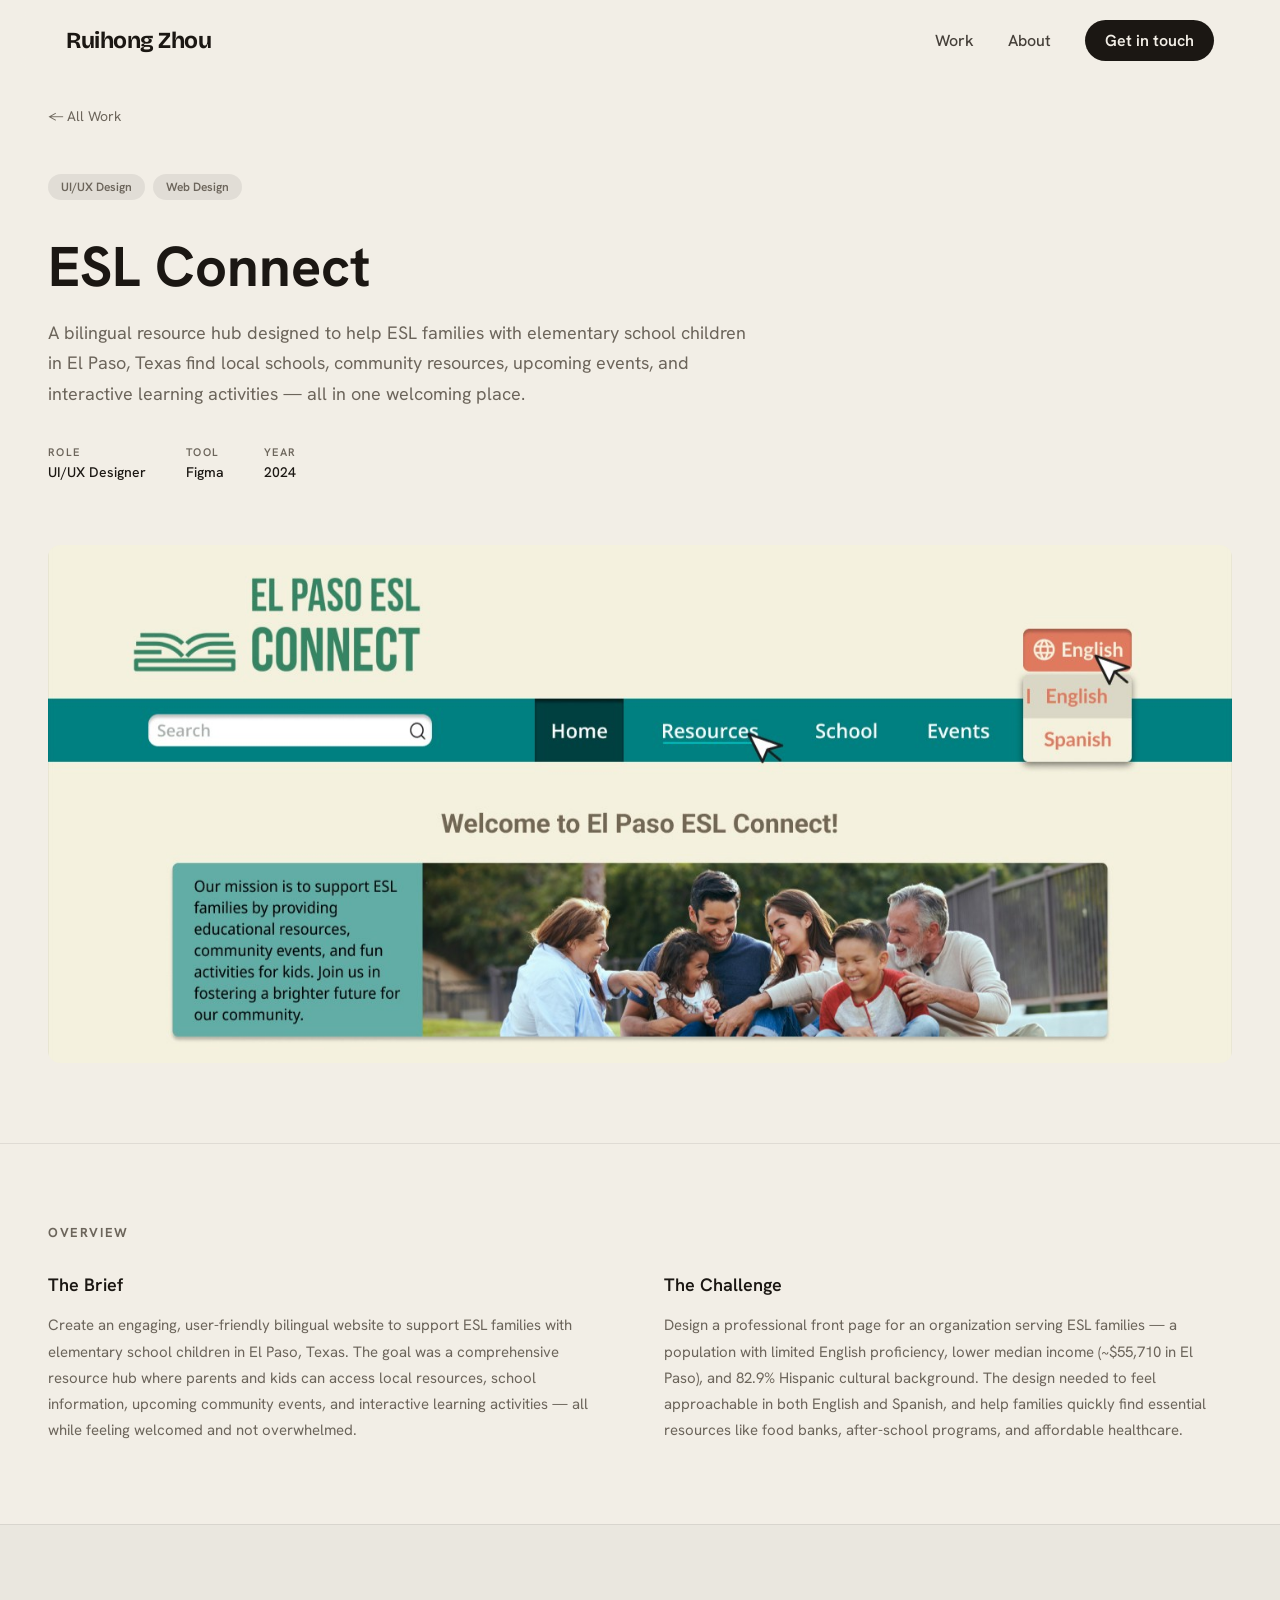
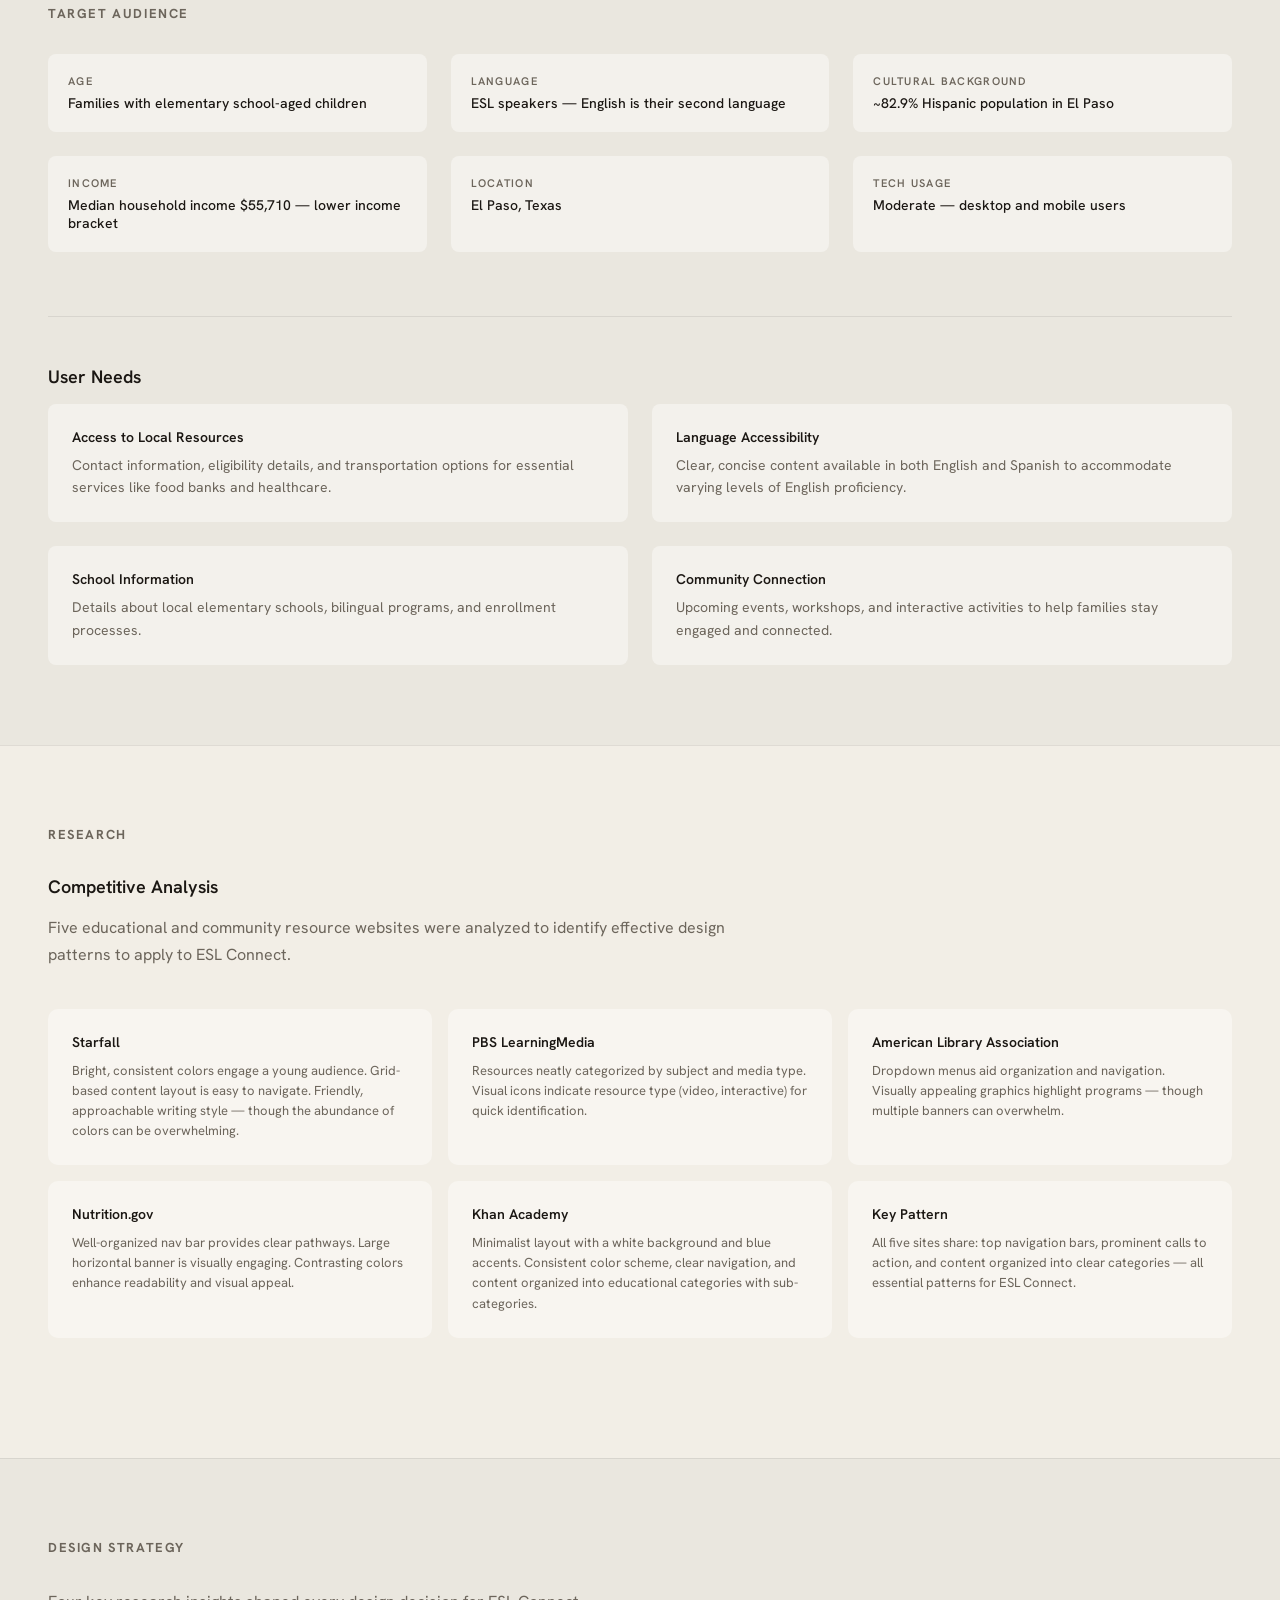
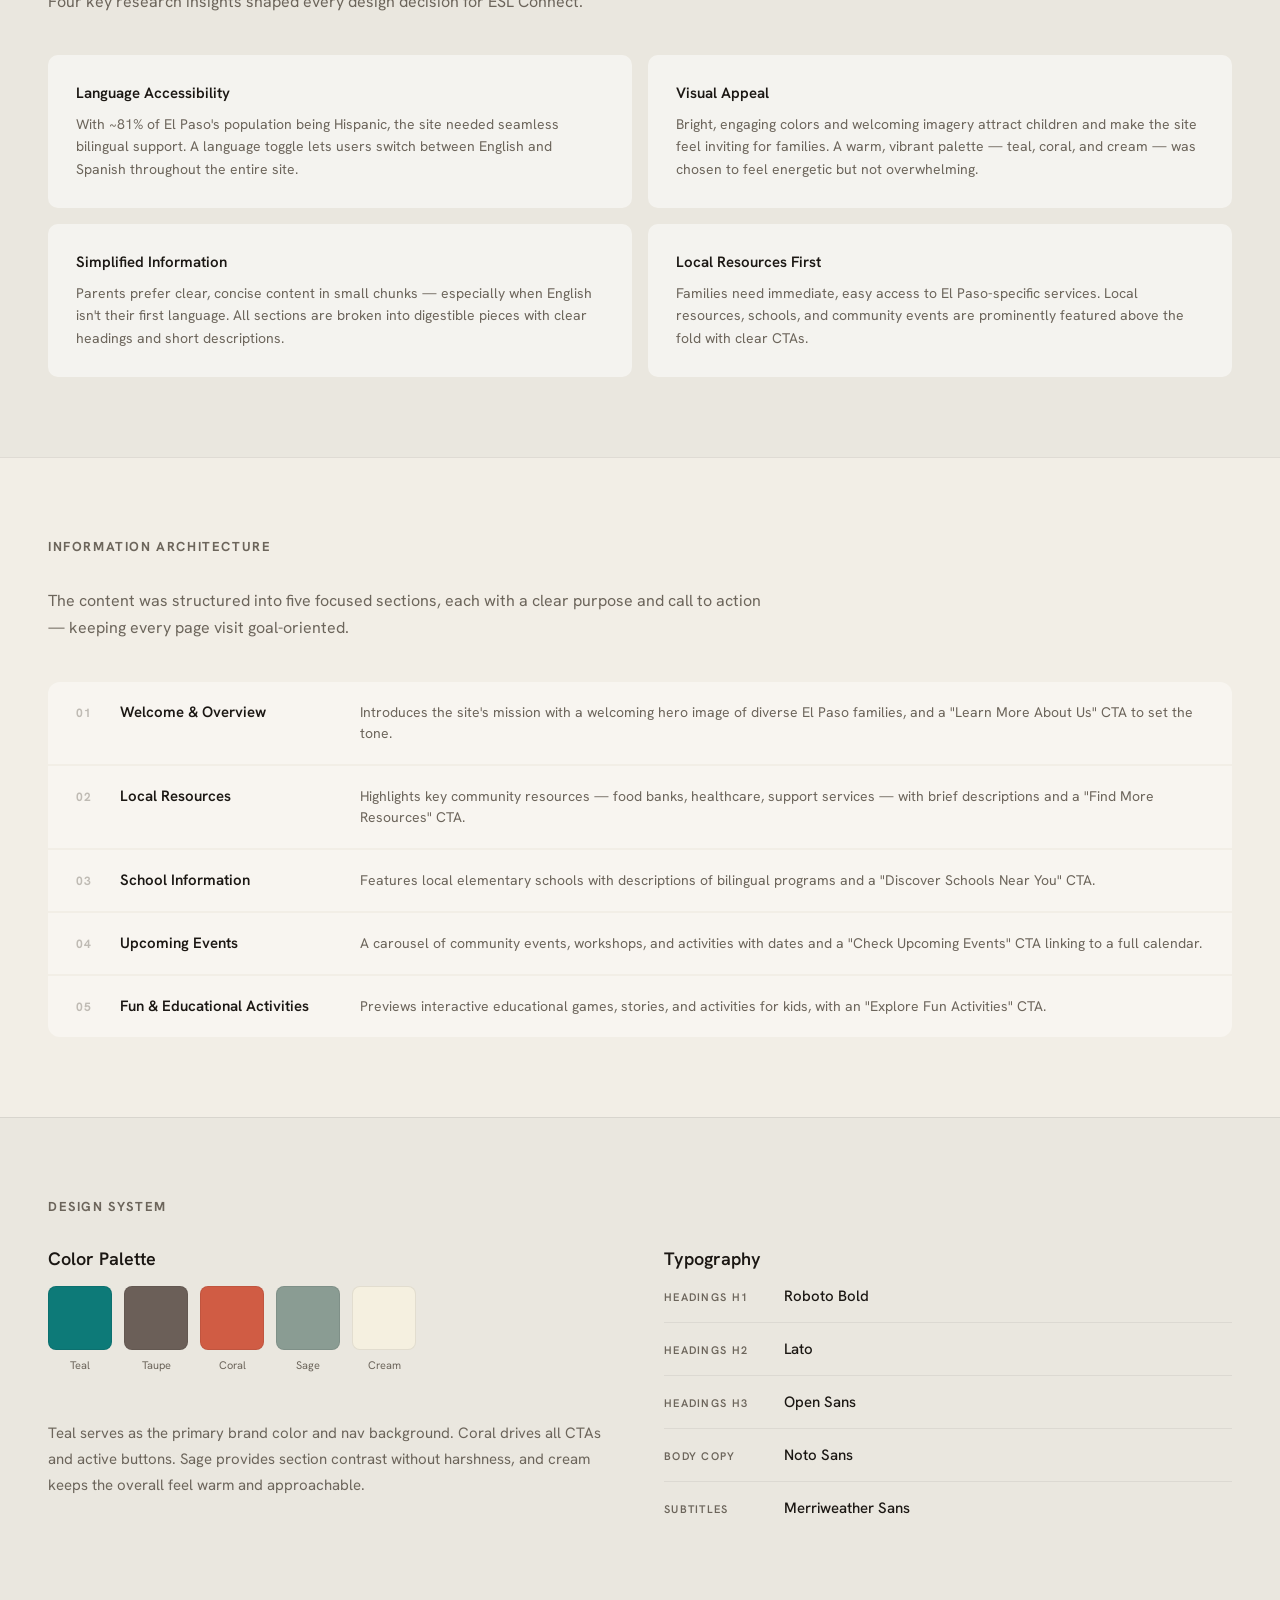
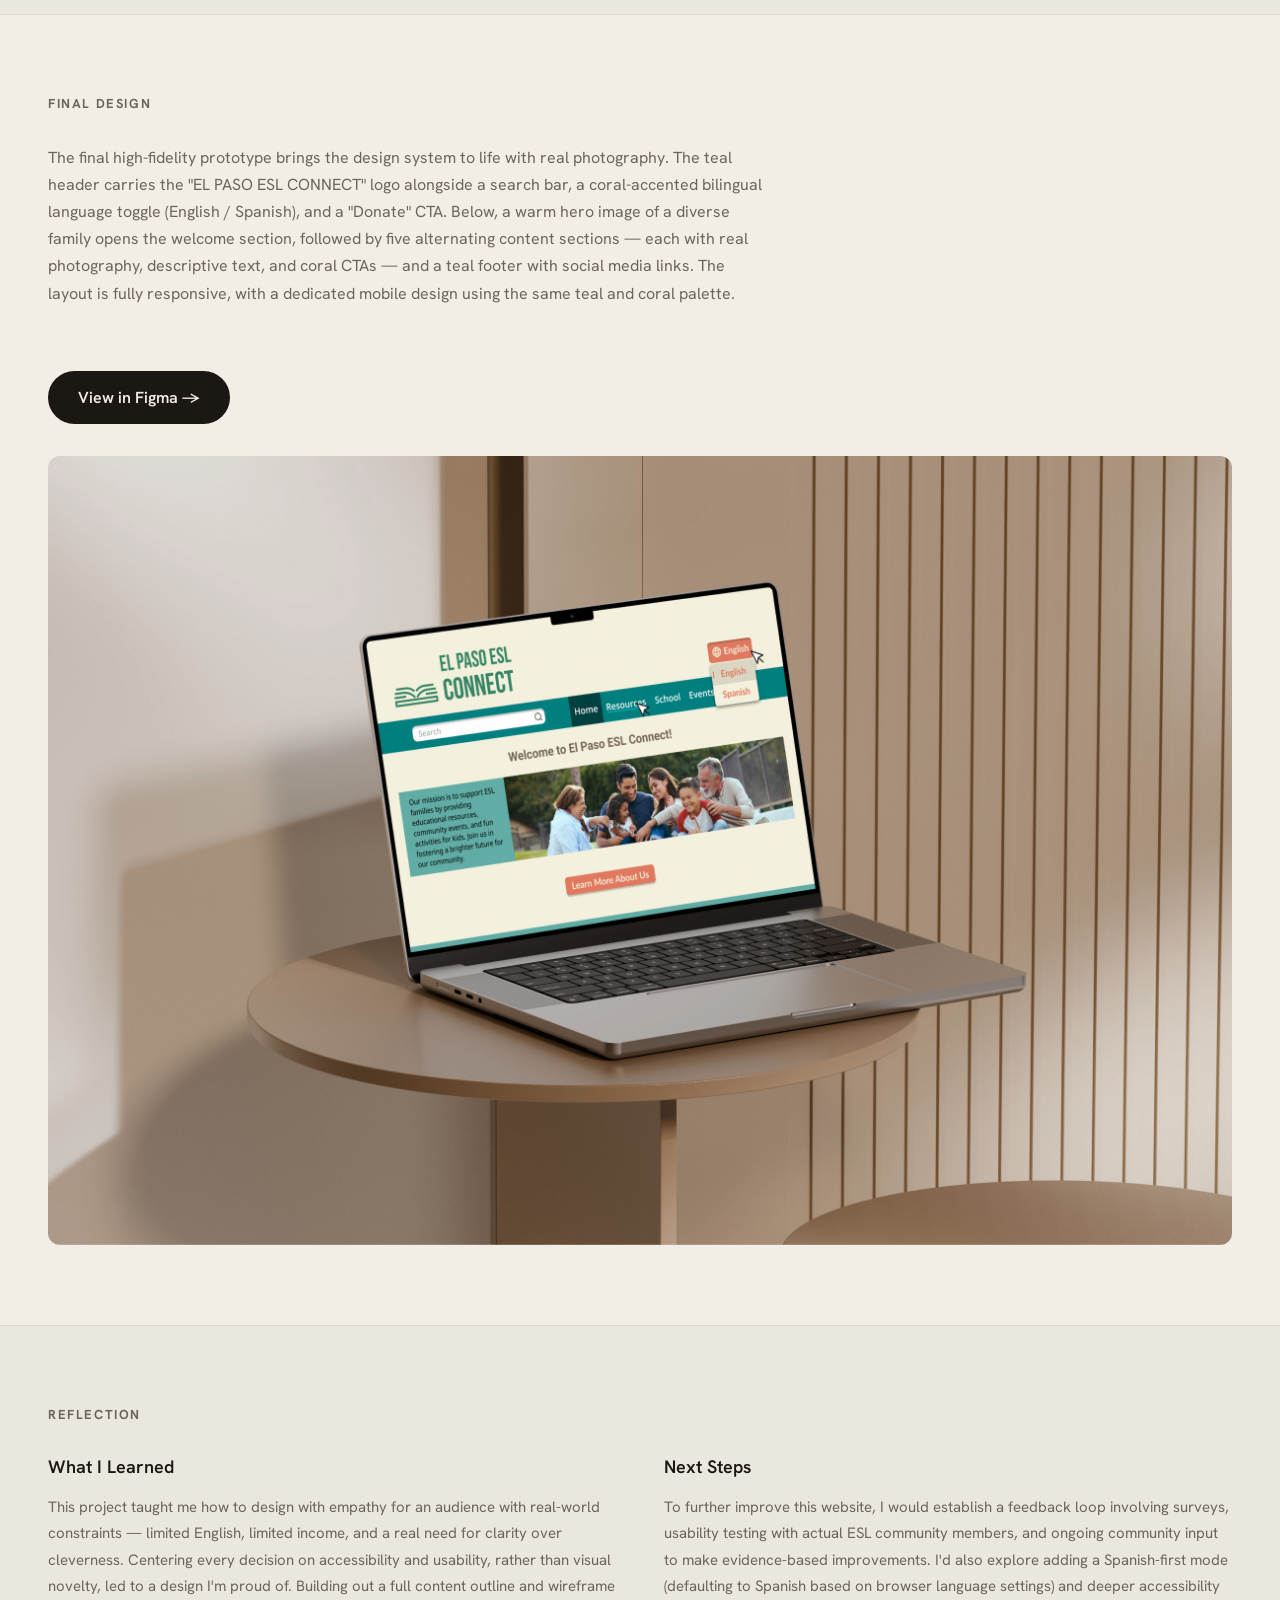
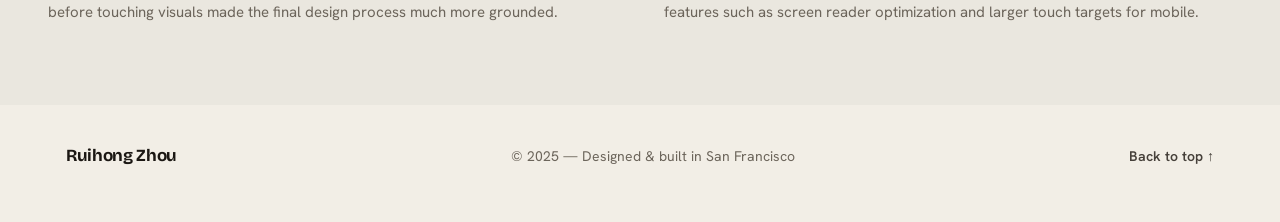
<file: projects/esl-connect/index.html>
<!doctype html>
<html lang="en">
  <head>
    <meta charset="UTF-8" />
    <meta name="viewport" content="width=device-width, initial-scale=1.0" />
    <meta
      name="description"
      content="ESL Connect — UI/UX web design case study by Ruihong Zhou. A bilingual resource hub for ESL families with elementary school children in El Paso, Texas."
    />
    <title>ESL Connect — Ruihong Zhou</title>
    <link rel="icon" type="image/png" href="../../images/favicon.png" />
    <link rel="apple-touch-icon" href="../../images/favicon.png" />
    <link rel="preconnect" href="https://fonts.googleapis.com" />
    <link rel="preconnect" href="https://fonts.gstatic.com" crossorigin />
    <link
      href="https://fonts.googleapis.com/css2?family=Bricolage+Grotesque:opsz,wght@12..96,400;12..96,500;12..96,600;12..96,700;12..96,800&family=Hanken+Grotesk:wght@400;500;600;700;800&display=swap"
      rel="stylesheet"
    />
    <link rel="stylesheet" href="../../style.css" />
    <link rel="stylesheet" href="../project.css" />
    <link rel="stylesheet" href="style.css" />
  </head>
  <body>
    <header id="nav">
      <div class="wrap nav-inner">
        <a href="../../index.html" class="brand">Ruihong Zhou</a>
        <nav class="navlinks">
          <a href="../../index.html#work">Work</a>
          <a href="../../about.html">About</a>
          <a href="../../index.html#contact" class="btn-sm">Get in touch</a>
        </nav>
      </div>
    </header>

    <main>
      <!-- Back nav -->
      <div class="project-back">
        <a href="../../index.html#work">← All Work</a>
      </div>

      <!-- Project hero -->
      <section class="project-hero">
        <div class="project-badges">
          <span class="hero-badge">UI/UX Design</span>
          <span class="hero-badge">Web Design</span>
        </div>
        <h2>ESL Connect</h2>
        <p>
          A bilingual resource hub designed to help ESL families with elementary
          school children in El Paso, Texas find local schools, community
          resources, upcoming events, and interactive learning activities — all
          in one welcoming place.
        </p>
        <div class="project-meta-row">
          <div class="project-meta-item">
            <span class="meta-label">Role</span>
            <span>UI/UX Designer</span>
          </div>
          <div class="project-meta-item">
            <span class="meta-label">Tool</span>
            <span>Figma</span>
          </div>
          <div class="project-meta-item">
            <span class="meta-label">Year</span>
            <span>2024</span>
          </div>
        </div>
      </section>

      <!-- Cover image -->
      <div class="project-cover">
        <img src="../../images/eslconnect.jpg" alt="ESL Connect Website" />
      </div>

      <!-- Overview -->
      <section class="case-section">
        <h2 class="section-label">Overview</h2>
        <div class="case-two-col">
          <div>
            <h3 class="case-heading">The Brief</h3>
            <p>
              Create an engaging, user-friendly bilingual website to support ESL
              families with elementary school children in El Paso, Texas. The
              goal was a comprehensive resource hub where parents and kids can
              access local resources, school information, upcoming community
              events, and interactive learning activities — all while feeling
              welcomed and not overwhelmed.
            </p>
          </div>
          <div>
            <h3 class="case-heading">The Challenge</h3>
            <p>
              Design a professional front page for an organization serving ESL
              families — a population with limited English proficiency, lower
              median income (~$55,710 in El Paso), and 82.9% Hispanic cultural
              background. The design needed to feel approachable in both English
              and Spanish, and help families quickly find essential resources
              like food banks, after-school programs, and affordable healthcare.
            </p>
          </div>
        </div>
      </section>

      <!-- Target audience -->
      <section class="case-section case-section--tinted">
        <h2 class="section-label">Target Audience</h2>
        <div class="audience-grid">
          <div class="audience-item">
            <span class="audience-label">Age</span>
            <span>Families with elementary school-aged children</span>
          </div>
          <div class="audience-item">
            <span class="audience-label">Language</span>
            <span>ESL speakers — English is their second language</span>
          </div>
          <div class="audience-item">
            <span class="audience-label">Cultural Background</span>
            <span>~82.9% Hispanic population in El Paso</span>
          </div>
          <div class="audience-item">
            <span class="audience-label">Income</span>
            <span>Median household income $55,710 — lower income bracket</span>
          </div>
          <div class="audience-item">
            <span class="audience-label">Location</span>
            <span>El Paso, Texas</span>
          </div>
          <div class="audience-item">
            <span class="audience-label">Tech Usage</span>
            <span>Moderate — desktop and mobile users</span>
          </div>
        </div>

        <div class="pain-points">
          <h3 class="case-heading">User Needs</h3>
          <div class="pain-grid">
            <div class="pain-item">
              <h4>Access to Local Resources</h4>
              <p>
                Contact information, eligibility details, and transportation
                options for essential services like food banks and healthcare.
              </p>
            </div>
            <div class="pain-item">
              <h4>Language Accessibility</h4>
              <p>
                Clear, concise content available in both English and Spanish to
                accommodate varying levels of English proficiency.
              </p>
            </div>
            <div class="pain-item">
              <h4>School Information</h4>
              <p>
                Details about local elementary schools, bilingual programs, and
                enrollment processes.
              </p>
            </div>
            <div class="pain-item">
              <h4>Community Connection</h4>
              <p>
                Upcoming events, workshops, and interactive activities to help
                families stay engaged and connected.
              </p>
            </div>
          </div>
        </div>
      </section>

      <!-- Research -->
      <section class="case-section">
        <h2 class="section-label">Research</h2>
        <h3 class="case-heading">Competitive Analysis</h3>
        <p class="case-intro">
          Five educational and community resource websites were analyzed to
          identify effective design patterns to apply to ESL Connect.
        </p>
        <div class="comp-grid">
          <div class="comp-card">
            <h4>Starfall</h4>
            <p>
              Bright, consistent colors engage a young audience. Grid-based
              content layout is easy to navigate. Friendly, approachable writing
              style — though the abundance of colors can be overwhelming.
            </p>
          </div>
          <div class="comp-card">
            <h4>PBS LearningMedia</h4>
            <p>
              Resources neatly categorized by subject and media type. Visual
              icons indicate resource type (video, interactive) for quick
              identification.
            </p>
          </div>
          <div class="comp-card">
            <h4>American Library Association</h4>
            <p>
              Dropdown menus aid organization and navigation. Visually appealing
              graphics highlight programs — though multiple banners can
              overwhelm.
            </p>
          </div>
          <div class="comp-card">
            <h4>Nutrition.gov</h4>
            <p>
              Well-organized nav bar provides clear pathways. Large horizontal
              banner is visually engaging. Contrasting colors enhance
              readability and visual appeal.
            </p>
          </div>
          <div class="comp-card">
            <h4>Khan Academy</h4>
            <p>
              Minimalist layout with a white background and blue accents.
              Consistent color scheme, clear navigation, and content organized
              into educational categories with sub-categories.
            </p>
          </div>
          <div class="comp-card">
            <h4>Key Pattern</h4>
            <p>
              All five sites share: top navigation bars, prominent calls to
              action, and content organized into clear categories — all
              essential patterns for ESL Connect.
            </p>
          </div>
        </div>
      </section>

      <!-- Design strategy -->
      <section class="case-section case-section--tinted">
        <h2 class="section-label">Design Strategy</h2>
        <p class="case-intro">
          Four key research insights shaped every design decision for ESL
          Connect.
        </p>
        <div class="insights-grid">
          <div class="insight-card">
            <h4>Language Accessibility</h4>
            <p>
              With ~81% of El Paso's population being Hispanic, the site needed
              seamless bilingual support. A language toggle lets users switch
              between English and Spanish throughout the entire site.
            </p>
          </div>
          <div class="insight-card">
            <h4>Visual Appeal</h4>
            <p>
              Bright, engaging colors and welcoming imagery attract children and
              make the site feel inviting for families. A warm, vibrant palette
              — teal, coral, and cream — was chosen to feel energetic but not
              overwhelming.
            </p>
          </div>
          <div class="insight-card">
            <h4>Simplified Information</h4>
            <p>
              Parents prefer clear, concise content in small chunks — especially
              when English isn't their first language. All sections are broken
              into digestible pieces with clear headings and short descriptions.
            </p>
          </div>
          <div class="insight-card">
            <h4>Local Resources First</h4>
            <p>
              Families need immediate, easy access to El Paso-specific services.
              Local resources, schools, and community events are prominently
              featured above the fold with clear CTAs.
            </p>
          </div>
        </div>
      </section>

      <!-- Information architecture -->
      <section class="case-section">
        <h2 class="section-label">Information Architecture</h2>
        <p class="case-intro">
          The content was structured into five focused sections, each with a
          clear purpose and call to action — keeping every page visit
          goal-oriented.
        </p>
        <div class="ia-list">
          <div class="ia-item">
            <span class="ia-num">01</span>
            <h4>Welcome &amp; Overview</h4>
            <p>
              Introduces the site's mission with a welcoming hero image of
              diverse El Paso families, and a "Learn More About Us" CTA to set
              the tone.
            </p>
          </div>
          <div class="ia-item">
            <span class="ia-num">02</span>
            <h4>Local Resources</h4>
            <p>
              Highlights key community resources — food banks, healthcare,
              support services — with brief descriptions and a "Find More
              Resources" CTA.
            </p>
          </div>
          <div class="ia-item">
            <span class="ia-num">03</span>
            <h4>School Information</h4>
            <p>
              Features local elementary schools with descriptions of bilingual
              programs and a "Discover Schools Near You" CTA.
            </p>
          </div>
          <div class="ia-item">
            <span class="ia-num">04</span>
            <h4>Upcoming Events</h4>
            <p>
              A carousel of community events, workshops, and activities with
              dates and a "Check Upcoming Events" CTA linking to a full
              calendar.
            </p>
          </div>
          <div class="ia-item">
            <span class="ia-num">05</span>
            <h4>Fun &amp; Educational Activities</h4>
            <p>
              Previews interactive educational games, stories, and activities
              for kids, with an "Explore Fun Activities" CTA.
            </p>
          </div>
        </div>
      </section>

      <!-- Design system -->
      <section class="case-section case-section--tinted">
        <h2 class="section-label">Design System</h2>
        <div class="case-two-col">
          <div>
            <h3 class="case-heading">Color Palette</h3>
            <div class="palette">
              <div class="swatch">
                <div class="swatch-color" style="background: #0d7a78"></div>
                <span>Teal</span>
              </div>
              <div class="swatch">
                <div class="swatch-color" style="background: #6b5f58"></div>
                <span>Taupe</span>
              </div>
              <div class="swatch">
                <div class="swatch-color" style="background: #d05c44"></div>
                <span>Coral</span>
              </div>
              <div class="swatch">
                <div class="swatch-color" style="background: #8a9c93"></div>
                <span>Sage</span>
              </div>
              <div class="swatch">
                <div class="swatch-color" style="background: #f5f0e0"></div>
                <span>Cream</span>
              </div>
            </div>
            <p class="palette-note">
              Teal serves as the primary brand color and nav background. Coral
              drives all CTAs and active buttons. Sage provides section contrast
              without harshness, and cream keeps the overall feel warm and
              approachable.
            </p>
          </div>
          <div>
            <h3 class="case-heading">Typography</h3>
            <div class="type-list">
              <div class="type-item">
                <span class="type-role">Headings H1</span>
                <span class="type-name">Roboto Bold</span>
              </div>
              <div class="type-item">
                <span class="type-role">Headings H2</span>
                <span class="type-name">Lato</span>
              </div>
              <div class="type-item">
                <span class="type-role">Headings H3</span>
                <span class="type-name">Open Sans</span>
              </div>
              <div class="type-item">
                <span class="type-role">Body Copy</span>
                <span class="type-name">Noto Sans</span>
              </div>
              <div class="type-item">
                <span class="type-role">Subtitles</span>
                <span class="type-name">Merriweather Sans</span>
              </div>
            </div>
          </div>
        </div>
      </section>

      <!-- Final design -->
      <section class="case-section">
        <h2 class="section-label">Final Design</h2>
        <p class="case-intro">
          The final high-fidelity prototype brings the design system to life
          with real photography. The teal header carries the "EL PASO ESL
          CONNECT" logo alongside a search bar, a coral-accented bilingual
          language toggle (English / Spanish), and a "Donate" CTA. Below, a warm
          hero image of a diverse family opens the welcome section, followed by
          five alternating content sections — each with real photography,
          descriptive text, and coral CTAs — and a teal footer with social media
          links. The layout is fully responsive, with a dedicated mobile design
          using the same teal and coral palette.
        </p>
        <a
          href="https://www.figma.com/design/dapX2nKj1hSLtdiY1BskS2/ESL-Connect-Site?node-id=0-1&t=1aDhPgsdbhKZO1HU-1"
          target="_blank"
          rel="noopener"
          class="btn btn-primary prototype-btn"
          >View in Figma →</a
        >
        <div class="figma-mockup">
          <img
            src="../../images/esl-figma-mockup.jpg"
            alt="ESL Connect final design displayed on a MacBook Pro"
          />
        </div>
      </section>

      <!-- Reflection -->
      <section class="case-section case-section--tinted">
        <h2 class="section-label">Reflection</h2>
        <div class="case-two-col">
          <div>
            <h3 class="case-heading">What I Learned</h3>
            <p>
              This project taught me how to design with empathy for an audience
              with real-world constraints — limited English, limited income, and
              a real need for clarity over cleverness. Centering every decision
              on accessibility and usability, rather than visual novelty, led to
              a design I'm proud of. Building out a full content outline and
              wireframe before touching visuals made the final design process
              much more grounded.
            </p>
          </div>
          <div>
            <h3 class="case-heading">Next Steps</h3>
            <p>
              To further improve this website, I would establish a feedback loop
              involving surveys, usability testing with actual ESL community
              members, and ongoing community input to make evidence-based
              improvements. I'd also explore adding a Spanish-first mode
              (defaulting to Spanish based on browser language settings) and
              deeper accessibility features such as screen reader optimization
              and larger touch targets for mobile.
            </p>
          </div>
        </div>
      </section>
    </main>

    <footer>
      <div class="wrap foot-inner">
        <div class="brand-sm">Ruihong Zhou</div>
        <div>© 2025 — Designed &amp; built in San Francisco</div>
        <a href="../../index.html#top" class="to-top">Back to top ↑</a>
      </div>
    </footer>

    <script>
      const nav = document.getElementById("nav");
      const onScroll = () =>
        nav.classList.toggle("scrolled", window.scrollY > 12);
      window.addEventListener("scroll", onScroll, { passive: true });
      onScroll();
    </script>
  </body>
</html>
</file>
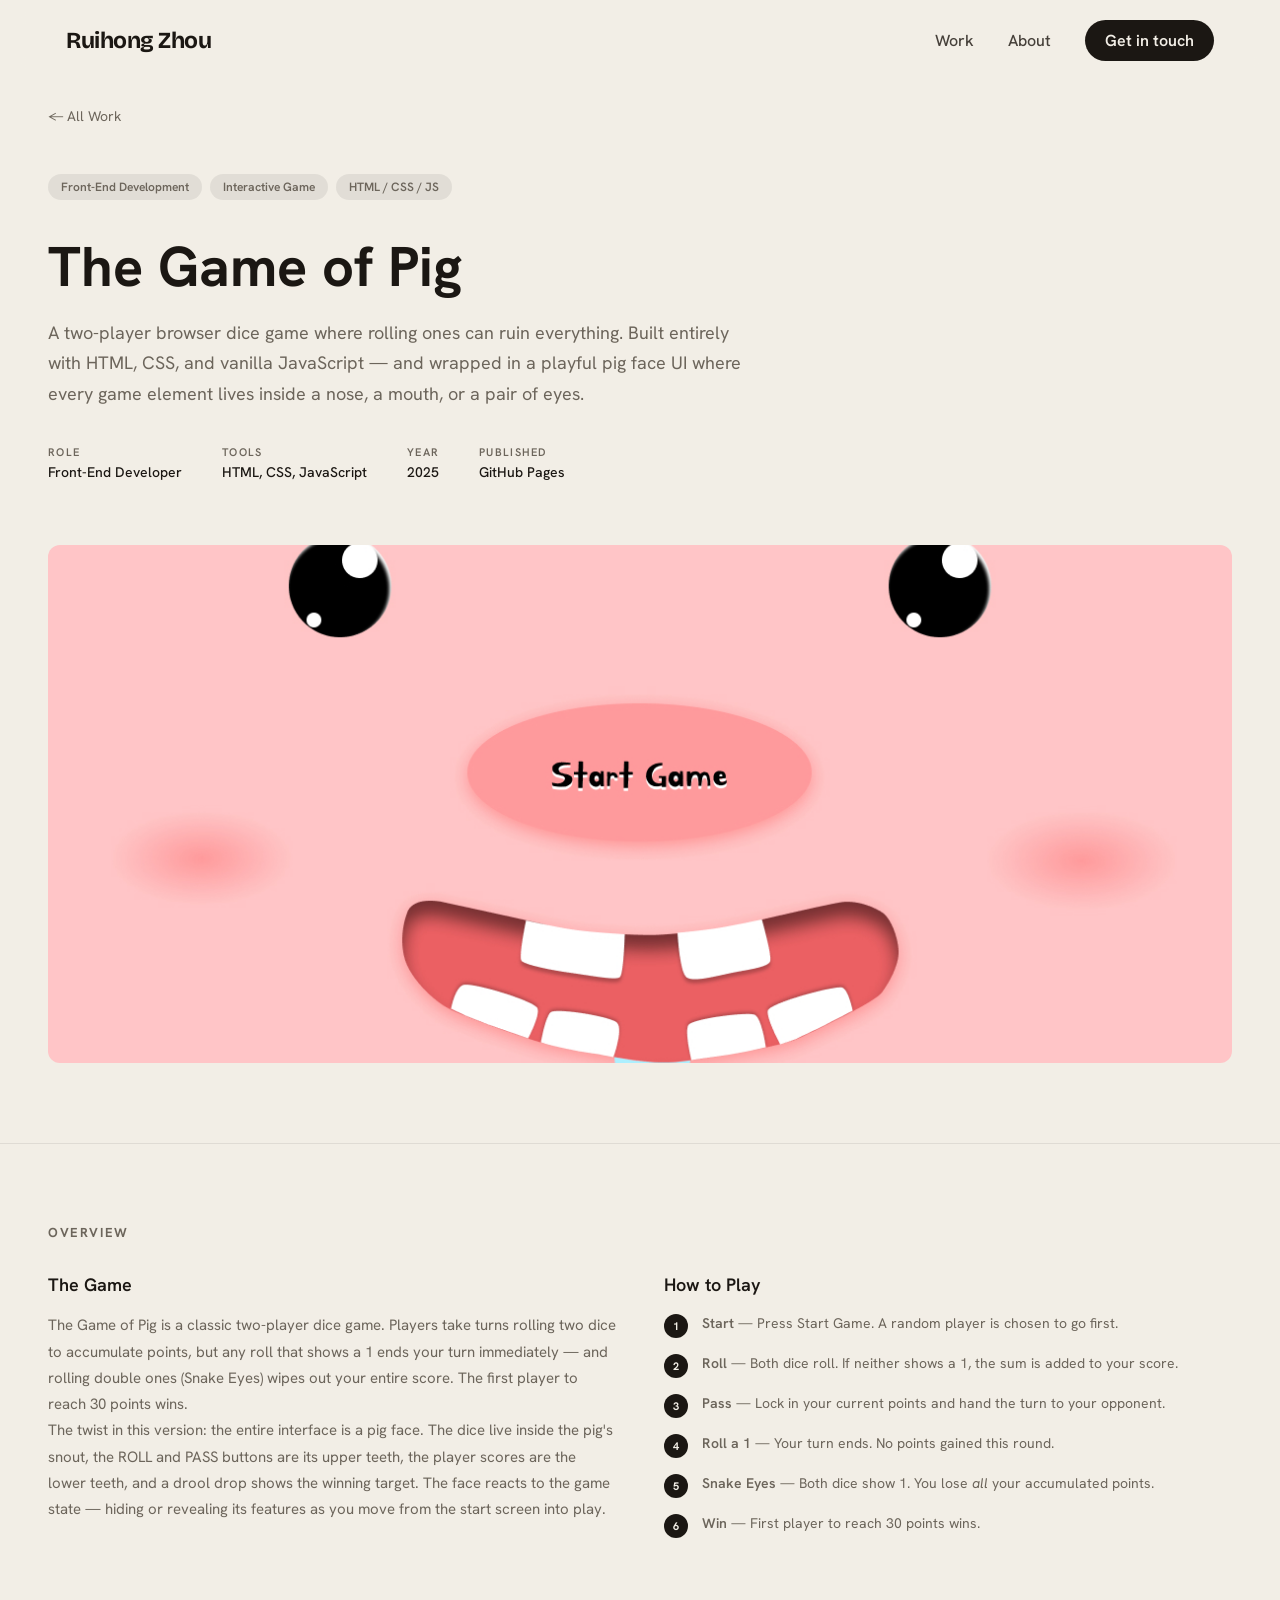
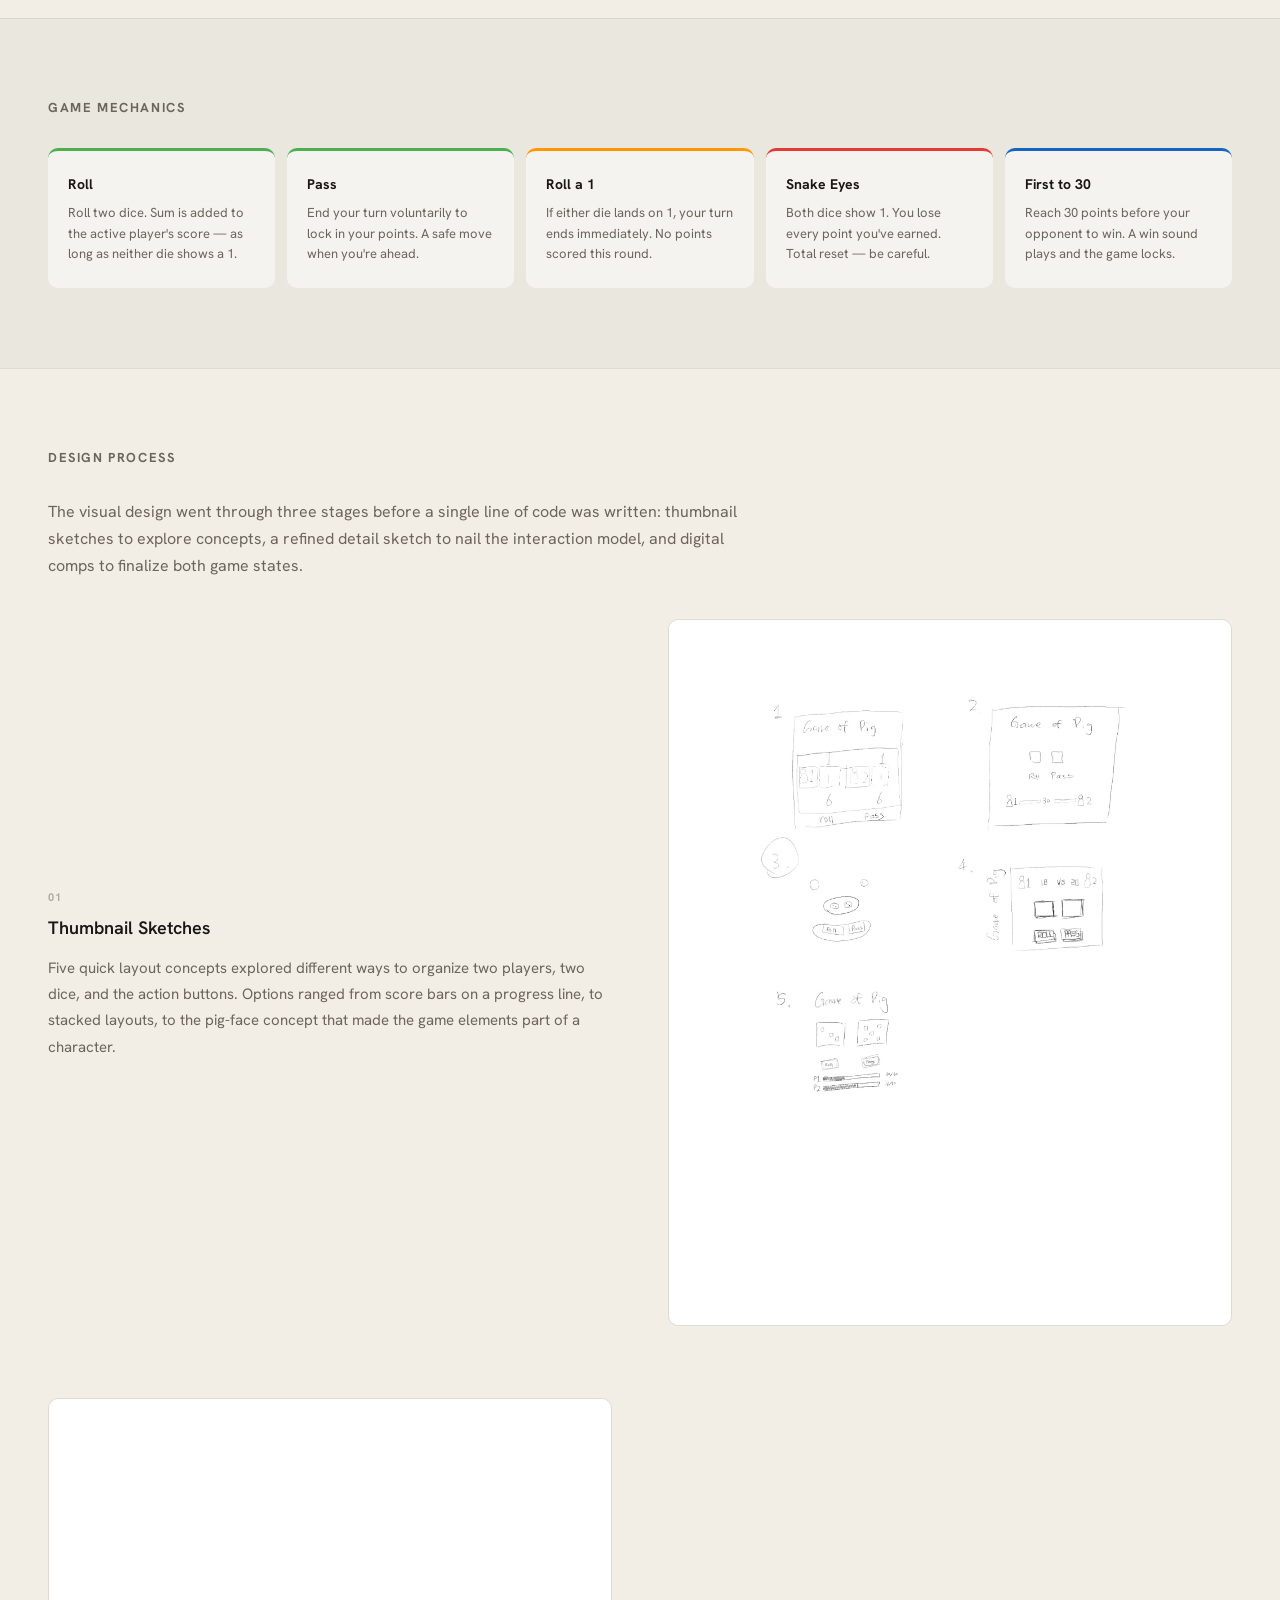
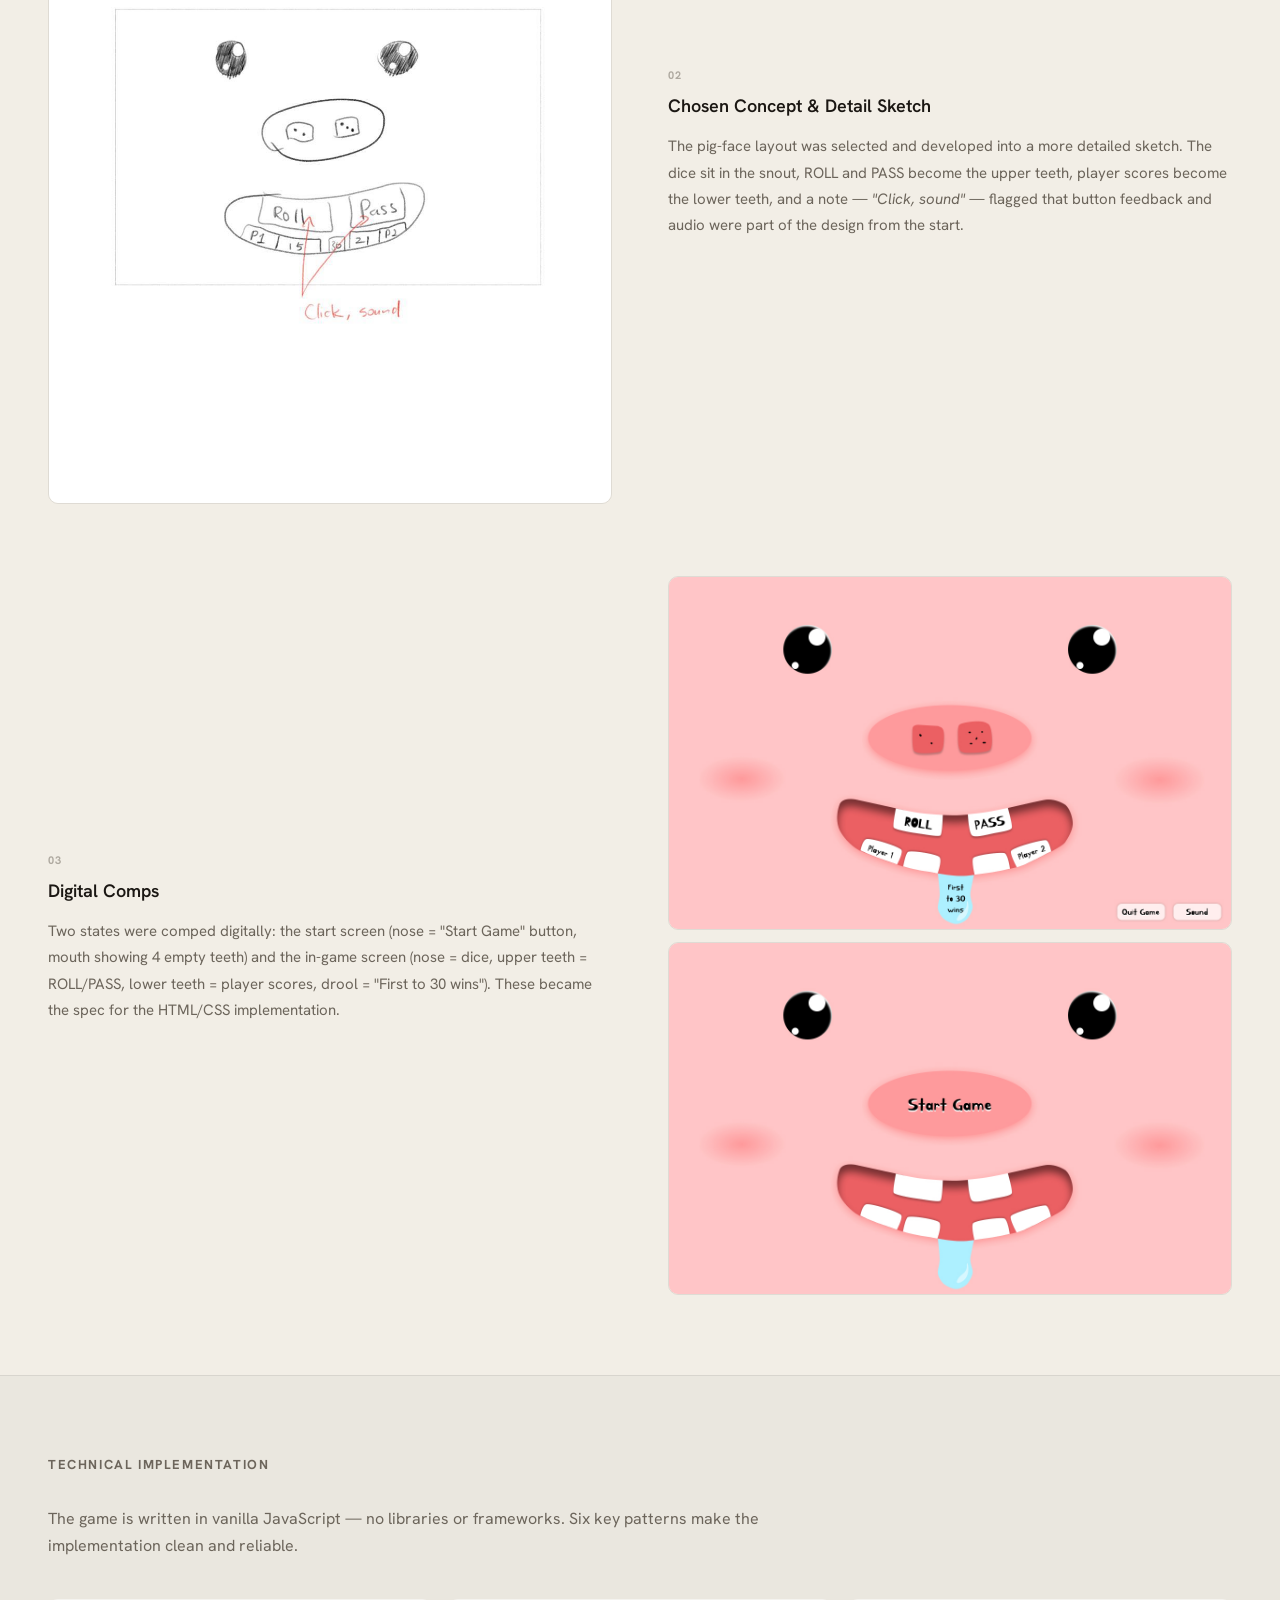
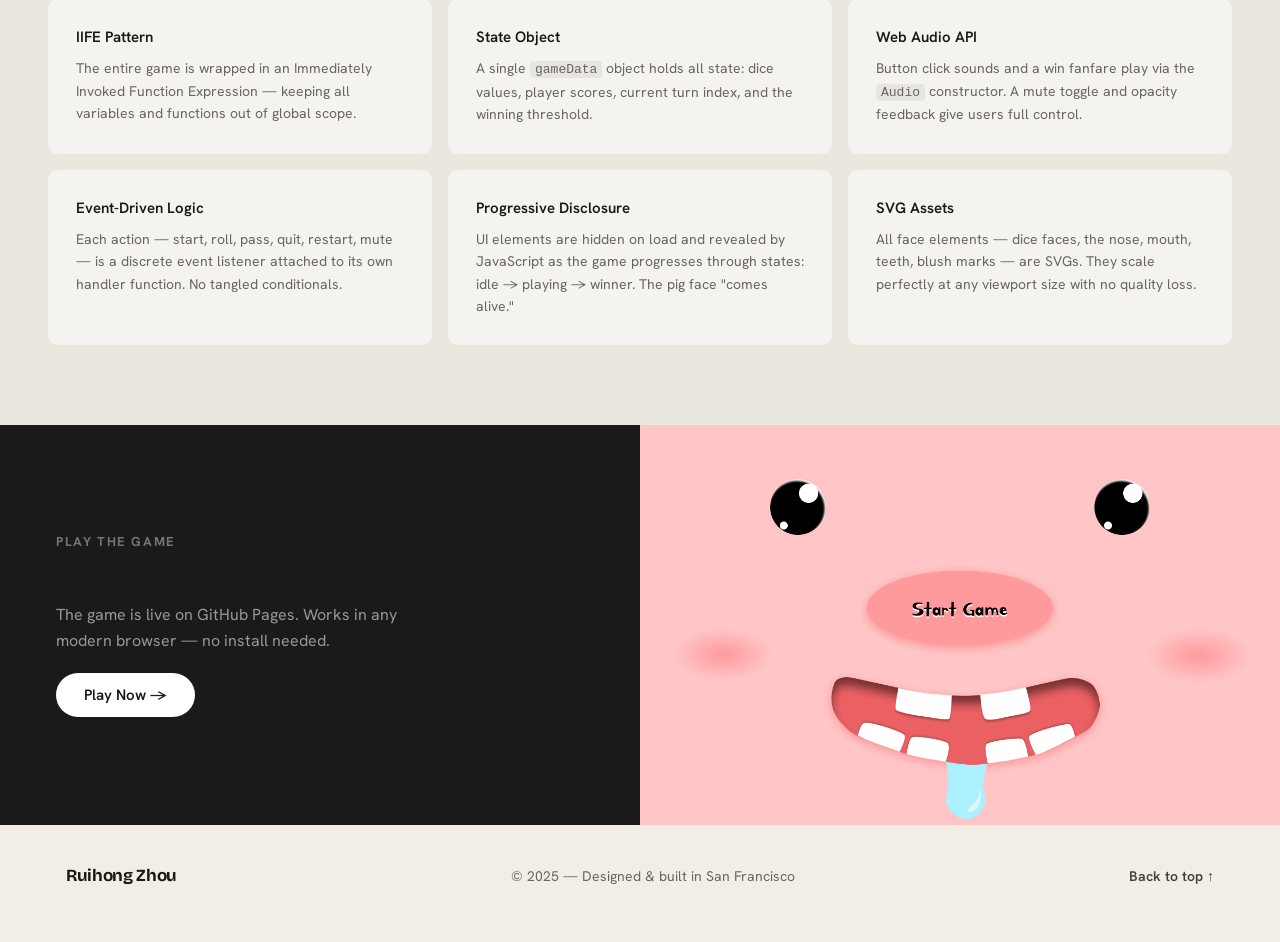
<file: projects/game-on/index.html>
<!doctype html>
<html lang="en">
  <head>
    <meta charset="UTF-8" />
    <meta name="viewport" content="width=device-width, initial-scale=1.0" />
    <meta name="description" content="The Game of Pig — front-end development case study by Ruihong Zhou. A two-player browser dice game wrapped in a playful pig-face interface, built with vanilla HTML, CSS, and JavaScript." />
    <title>Game On — Ruihong Zhou</title>
    <link rel="icon" type="image/png" href="../../images/favicon.png" />
    <link rel="apple-touch-icon" href="../../images/favicon.png" />
    <link rel="preconnect" href="https://fonts.googleapis.com" />
    <link rel="preconnect" href="https://fonts.gstatic.com" crossorigin />
    <link href="https://fonts.googleapis.com/css2?family=Bricolage+Grotesque:opsz,wght@12..96,400;12..96,500;12..96,600;12..96,700;12..96,800&family=Hanken+Grotesk:wght@400;500;600;700;800&display=swap" rel="stylesheet" />
    <link rel="stylesheet" href="../../style.css" />
    <link rel="stylesheet" href="../project.css" />
    <link rel="stylesheet" href="style.css" />
  </head>
  <body>
    <header id="nav">
      <div class="wrap nav-inner">
        <a href="../../index.html" class="brand">Ruihong Zhou</a>
        <nav class="navlinks">
          <a href="../../index.html#work">Work</a>
          <a href="../../about.html">About</a>
          <a href="../../index.html#contact" class="btn-sm">Get in touch</a>
        </nav>
      </div>
    </header>

    <main>
      <!-- Back nav -->
      <div class="project-back">
        <a href="../../index.html#work">← All Work</a>
      </div>

      <!-- Project hero -->
      <section class="project-hero">
        <div class="project-badges">
          <span class="hero-badge">Front-End Development</span>
          <span class="hero-badge">Interactive Game</span>
          <span class="hero-badge">HTML / CSS / JS</span>
        </div>
        <h2>The Game of Pig</h2>
        <p>
          A two-player browser dice game where rolling ones can ruin everything.
          Built entirely with HTML, CSS, and vanilla JavaScript — and wrapped in
          a playful pig face UI where every game element lives inside a nose, a
          mouth, or a pair of eyes.
        </p>
        <div class="project-meta-row">
          <div class="project-meta-item">
            <span class="meta-label">Role</span>
            <span>Front-End Developer</span>
          </div>
          <div class="project-meta-item">
            <span class="meta-label">Tools</span>
            <span>HTML, CSS, JavaScript</span>
          </div>
          <div class="project-meta-item">
            <span class="meta-label">Year</span>
            <span>2025</span>
          </div>
          <div class="project-meta-item">
            <span class="meta-label">Published</span>
            <span>GitHub Pages</span>
          </div>
        </div>
      </section>

      <!-- Cover -->
      <div class="project-cover">
        <img
          src="../../images/gameon-ingame.jpg"
          alt="The Game of Pig — in-game screen"
        />
      </div>

      <!-- Overview -->
      <section class="case-section">
        <h2 class="section-label">Overview</h2>
        <div class="case-two-col">
          <div>
            <h3 class="case-heading">The Game</h3>
            <p>
              The Game of Pig is a classic two-player dice game. Players take
              turns rolling two dice to accumulate points, but any roll that
              shows a 1 ends your turn immediately — and rolling double ones
              (Snake Eyes) wipes out your entire score. The first player to
              reach 30 points wins.
            </p>
            <p>
              The twist in this version: the entire interface is a pig face. The
              dice live inside the pig's snout, the ROLL and PASS buttons are
              its upper teeth, the player scores are the lower teeth, and a
              drool drop shows the winning target. The face reacts to the game
              state — hiding or revealing its features as you move from the
              start screen into play.
            </p>
          </div>
          <div>
            <h3 class="case-heading">How to Play</h3>
            <ol class="how-to-list">
              <li>
                <span class="step-num">1</span>
                <div>
                  <strong>Start</strong> — Press Start Game. A random player is
                  chosen to go first.
                </div>
              </li>
              <li>
                <span class="step-num">2</span>
                <div>
                  <strong>Roll</strong> — Both dice roll. If neither shows a 1,
                  the sum is added to your score.
                </div>
              </li>
              <li>
                <span class="step-num">3</span>
                <div>
                  <strong>Pass</strong> — Lock in your current points and hand
                  the turn to your opponent.
                </div>
              </li>
              <li>
                <span class="step-num">4</span>
                <div>
                  <strong>Roll a 1</strong> — Your turn ends. No points gained
                  this round.
                </div>
              </li>
              <li>
                <span class="step-num">5</span>
                <div>
                  <strong>Snake Eyes</strong> — Both dice show 1. You lose
                  <em>all</em> your accumulated points.
                </div>
              </li>
              <li>
                <span class="step-num">6</span>
                <div>
                  <strong>Win</strong> — First player to reach 30 points wins.
                </div>
              </li>
            </ol>
          </div>
        </div>
      </section>

      <!-- Mechanics -->
      <section class="case-section case-section--tinted">
        <h2 class="section-label">Game Mechanics</h2>
        <div class="mechanics-grid">
          <div class="mechanic-card mechanic-good">
            <h4>Roll</h4>
            <p>
              Roll two dice. Sum is added to the active player's score — as long
              as neither die shows a 1.
            </p>
          </div>
          <div class="mechanic-card mechanic-good">
            <h4>Pass</h4>
            <p>
              End your turn voluntarily to lock in your points. A safe move when
              you're ahead.
            </p>
          </div>
          <div class="mechanic-card mechanic-risk">
            <h4>Roll a 1</h4>
            <p>
              If either die lands on 1, your turn ends immediately. No points
              scored this round.
            </p>
          </div>
          <div class="mechanic-card mechanic-danger">
            <h4>Snake Eyes</h4>
            <p>
              Both dice show 1. You lose every point you've earned. Total reset
              — be careful.
            </p>
          </div>
          <div class="mechanic-card mechanic-win">
            <h4>First to 30</h4>
            <p>
              Reach 30 points before your opponent to win. A win sound plays and
              the game locks.
            </p>
          </div>
        </div>
      </section>

      <!-- Design process -->
      <section class="case-section">
        <h2 class="section-label">Design Process</h2>
        <p class="case-intro">
          The visual design went through three stages before a single line of
          code was written: thumbnail sketches to explore concepts, a refined
          detail sketch to nail the interaction model, and digital comps to
          finalize both game states.
        </p>

        <div class="process-step">
          <div class="process-step-label">
            <span class="step-badge">01</span>
            <h3 class="case-heading">Thumbnail Sketches</h3>
            <p>
              Five quick layout concepts explored different ways to organize two
              players, two dice, and the action buttons. Options ranged from
              score bars on a progress line, to stacked layouts, to the pig-face
              concept that made the game elements part of a character.
            </p>
          </div>
          <div class="process-step-img">
            <img
              src="../../images/gameon-thumbnails.jpg"
              alt="5 thumbnail sketches for Game of Pig layout"
            />
          </div>
        </div>

        <div class="process-step process-step--reverse">
          <div class="process-step-label">
            <span class="step-badge">02</span>
            <h3 class="case-heading">Chosen Concept & Detail Sketch</h3>
            <p>
              The pig-face layout was selected and developed into a more
              detailed sketch. The dice sit in the snout, ROLL and PASS become
              the upper teeth, player scores become the lower teeth, and a note
              — <em>"Click, sound"</em> — flagged that button feedback and audio
              were part of the design from the start.
            </p>
          </div>
          <div class="process-step-img">
            <img
              src="../../images/gameon-sketch.jpg"
              alt="Final concept sketch for Game of Pig with interaction notes"
            />
          </div>
        </div>

        <div class="process-step">
          <div class="process-step-label">
            <span class="step-badge">03</span>
            <h3 class="case-heading">Digital Comps</h3>
            <p>
              Two states were comped digitally: the start screen (nose = "Start
              Game" button, mouth showing 4 empty teeth) and the in-game screen
              (nose = dice, upper teeth = ROLL/PASS, lower teeth = player
              scores, drool = "First to 30 wins"). These became the spec for the
              HTML/CSS implementation.
            </p>
          </div>
          <div class="process-step-img process-step-img--two">
            <img
              src="../../images/gameon-start.jpg"
              alt="Digital comp — start screen"
            />
            <img
              src="../../images/gameon-ingame.jpg"
              alt="Digital comp — in-game screen"
            />
          </div>
        </div>
      </section>

      <!-- Technical implementation -->
      <section class="case-section case-section--tinted">
        <h2 class="section-label">Technical Implementation</h2>
        <p class="case-intro">
          The game is written in vanilla JavaScript — no libraries or
          frameworks. Six key patterns make the implementation clean and
          reliable.
        </p>
        <div class="tech-grid">
          <div class="tech-card">
            <h4>IIFE Pattern</h4>
            <p>
              The entire game is wrapped in an Immediately Invoked Function
              Expression — keeping all variables and functions out of global
              scope.
            </p>
          </div>
          <div class="tech-card">
            <h4>State Object</h4>
            <p>
              A single <code>gameData</code> object holds all state: dice
              values, player scores, current turn index, and the winning
              threshold.
            </p>
          </div>
          <div class="tech-card">
            <h4>Web Audio API</h4>
            <p>
              Button click sounds and a win fanfare play via the
              <code>Audio</code> constructor. A mute toggle and opacity feedback
              give users full control.
            </p>
          </div>
          <div class="tech-card">
            <h4>Event-Driven Logic</h4>
            <p>
              Each action — start, roll, pass, quit, restart, mute — is a
              discrete event listener attached to its own handler function. No
              tangled conditionals.
            </p>
          </div>
          <div class="tech-card">
            <h4>Progressive Disclosure</h4>
            <p>
              UI elements are hidden on load and revealed by JavaScript as the
              game progresses through states: idle → playing → winner. The pig
              face "comes alive."
            </p>
          </div>
          <div class="tech-card">
            <h4>SVG Assets</h4>
            <p>
              All face elements — dice faces, the nose, mouth, teeth, blush
              marks — are SVGs. They scale perfectly at any viewport size with
              no quality loss.
            </p>
          </div>
        </div>
      </section>

      <!-- Play CTA -->
      <section class="play-cta">
        <div class="play-cta-inner">
          <div class="play-cta-text">
            <h2 class="section-label section-label--light">Play the Game</h2>
            <p>
              The game is live on GitHub Pages. Works in any modern browser — no
              install needed.
            </p>
            <a
              href="https://azzrhh.github.io/DES157a/gameon/v2/"
              target="_blank"
              rel="noopener"
              class="btn btn-primary play-btn"
            >Play Now →</a>
          </div>
          <div class="play-cta-img">
            <img
              src="../../images/gameon-ingame.jpg"
              alt="The Game of Pig in-game screen"
            />
          </div>
        </div>
      </section>
    </main>

    <footer>
      <div class="wrap foot-inner">
        <div class="brand-sm">Ruihong Zhou</div>
        <div>© 2025 — Designed &amp; built in San Francisco</div>
        <a href="../../index.html#top" class="to-top">Back to top ↑</a>
      </div>
    </footer>

    <script>
      const nav = document.getElementById('nav');
      const onScroll = () => nav.classList.toggle('scrolled', window.scrollY > 12);
      window.addEventListener('scroll', onScroll, { passive: true });
      onScroll();
    </script>
  </body>
</html>
</file>
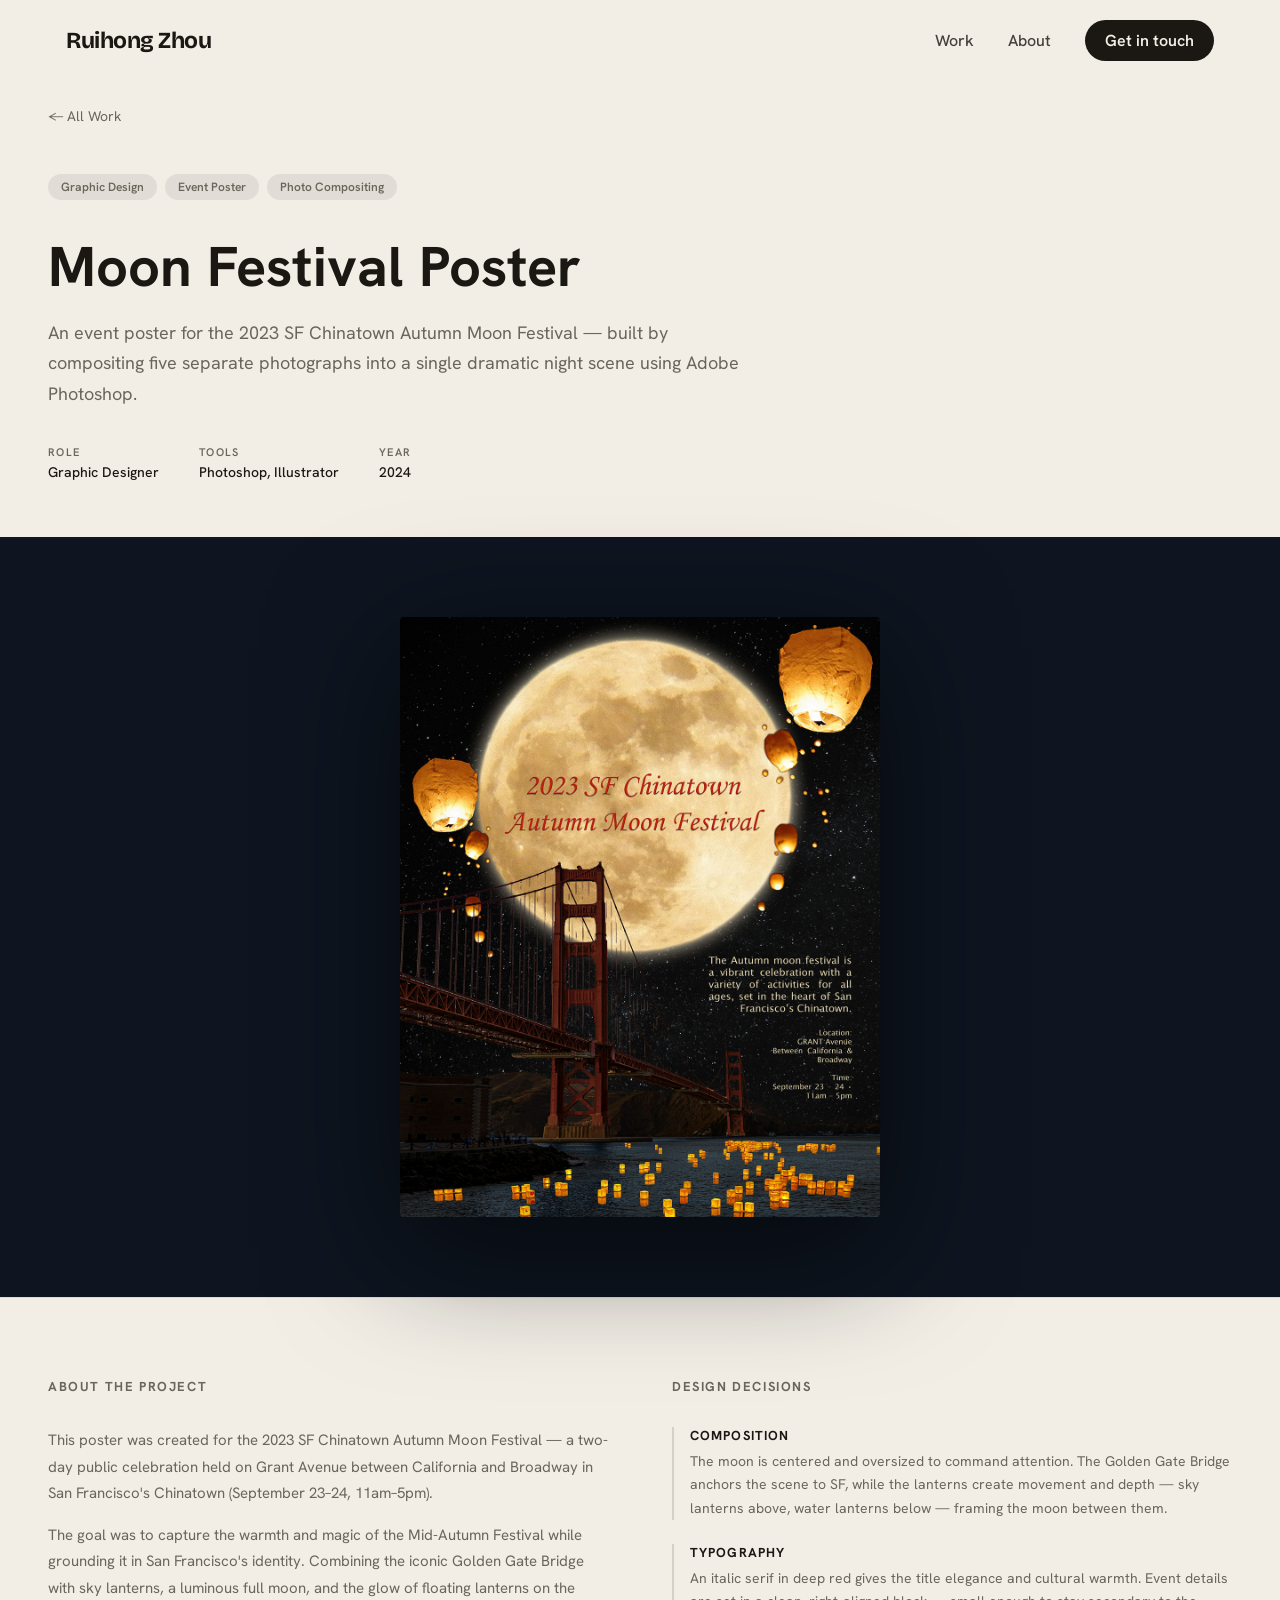
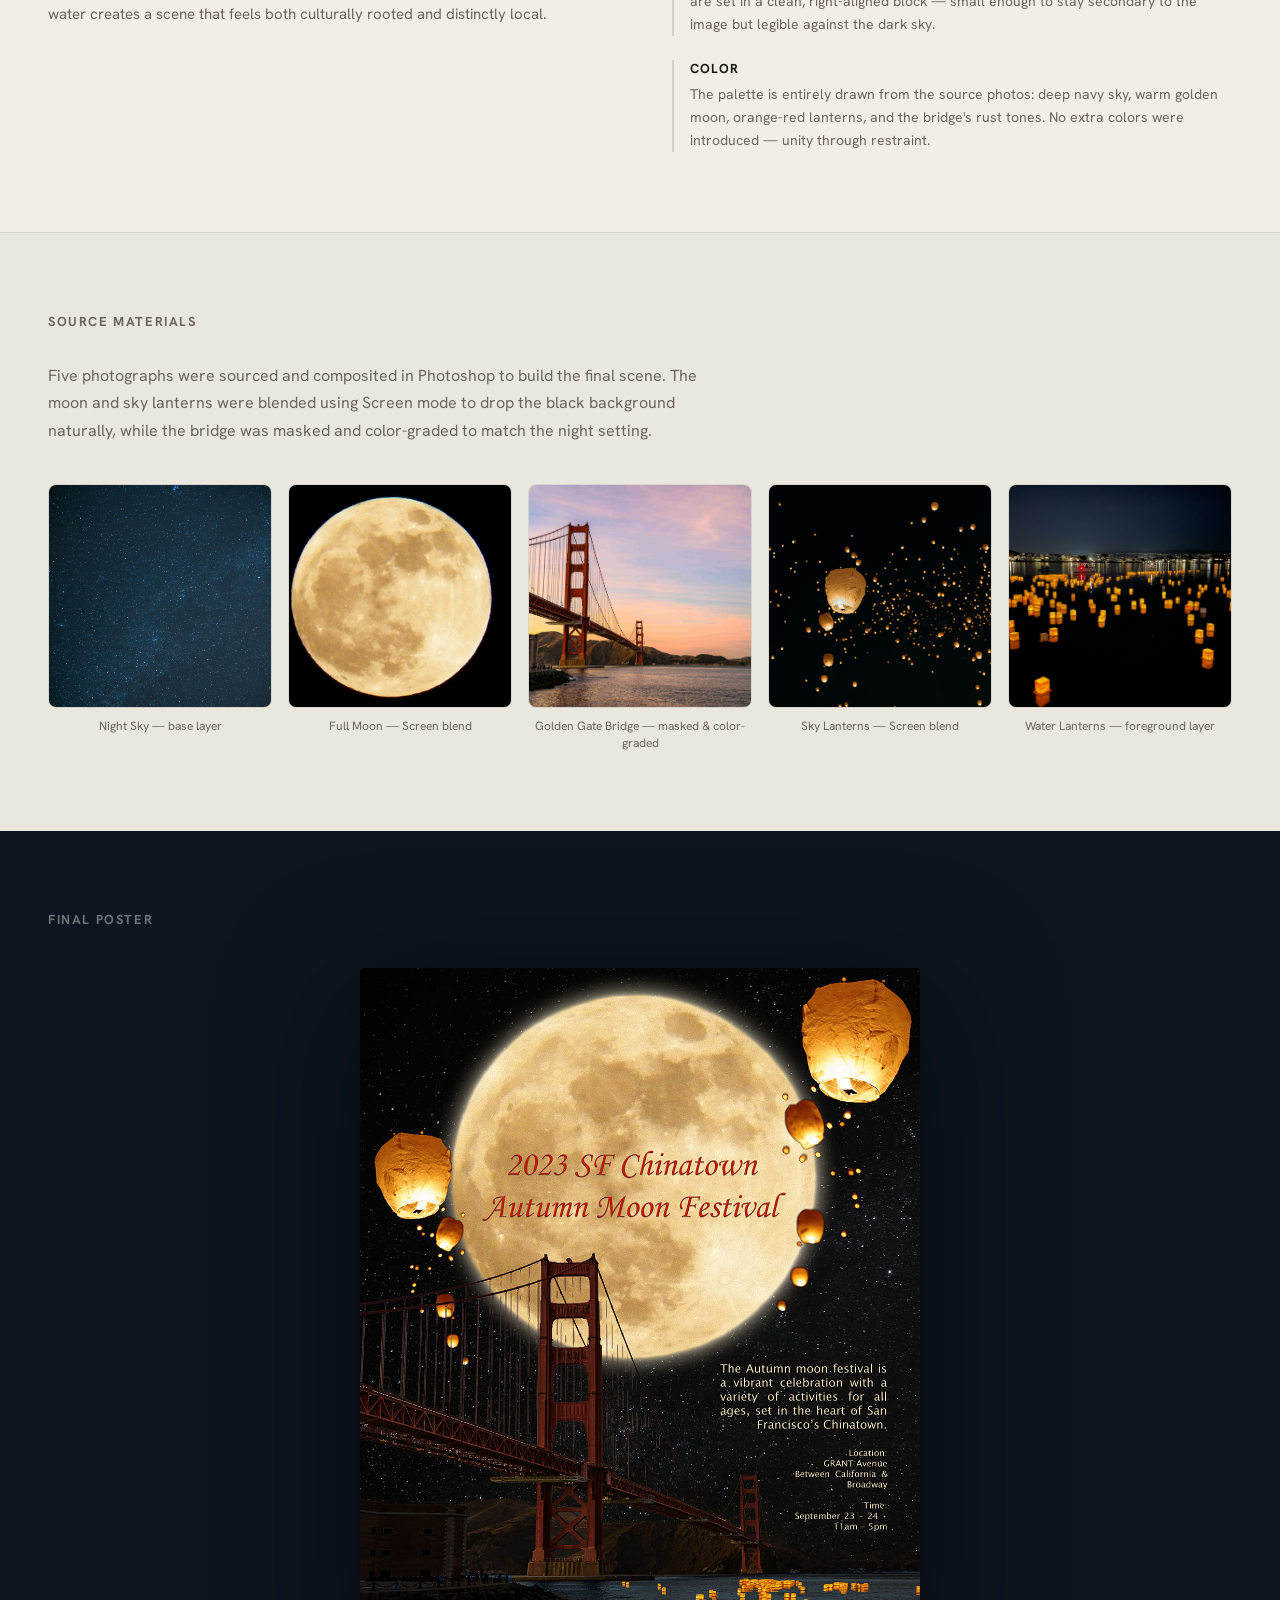
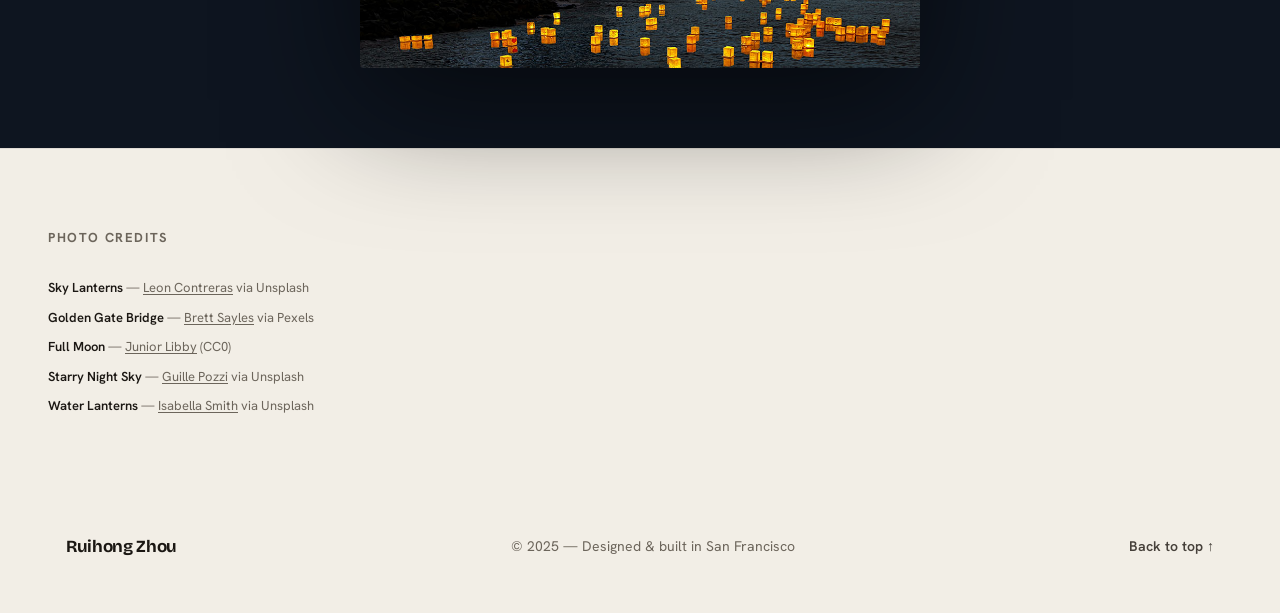
<file: projects/moon-festival/index.html>
<!doctype html>
<html lang="en">
  <head>
    <meta charset="UTF-8" />
    <meta name="viewport" content="width=device-width, initial-scale=1.0" />
    <meta name="description" content="Moon Festival Poster — graphic design case study by Ruihong Zhou. Event poster for the 2023 SF Chinatown Autumn Moon Festival, built from five composited photographs in Photoshop." />
    <title>Moon Festival Poster — Ruihong Zhou</title>
    <link rel="icon" type="image/png" href="../../images/favicon.png" />
    <link rel="apple-touch-icon" href="../../images/favicon.png" />
    <link rel="preconnect" href="https://fonts.googleapis.com" />
    <link rel="preconnect" href="https://fonts.gstatic.com" crossorigin />
    <link
      href="https://fonts.googleapis.com/css2?family=Bricolage+Grotesque:opsz,wght@12..96,400;12..96,500;12..96,600;12..96,700;12..96,800&family=Hanken+Grotesk:wght@400;500;600;700;800&display=swap"
      rel="stylesheet"
    />
    <link rel="stylesheet" href="../../style.css" />
    <link rel="stylesheet" href="../project.css" />
    <link rel="stylesheet" href="../project-gd.css" />
    <link rel="stylesheet" href="style.css" />
  </head>
  <body>
    <header id="nav">
      <div class="wrap nav-inner">
        <a href="../../index.html" class="brand">Ruihong Zhou</a>
        <nav class="navlinks">
          <a href="../../index.html#work">Work</a>
          <a href="../../about.html">About</a>
          <a href="../../index.html#contact" class="btn-sm">Get in touch</a>
        </nav>
      </div>
    </header>

    <main>
      <!-- Back nav -->
      <div class="project-back">
        <a href="../../index.html#work">← All Work</a>
      </div>

      <!-- Project hero -->
      <section class="project-hero">
        <div class="project-badges">
          <span class="hero-badge">Graphic Design</span>
          <span class="hero-badge">Event Poster</span>
          <span class="hero-badge">Photo Compositing</span>
        </div>
        <h2>Moon Festival Poster</h2>
        <p>
          An event poster for the 2023 SF Chinatown Autumn Moon Festival — built
          by compositing five separate photographs into a single dramatic night
          scene using Adobe Photoshop.
        </p>
        <div class="project-meta-row">
          <div class="project-meta-item">
            <span class="meta-label">Role</span>
            <span>Graphic Designer</span>
          </div>
          <div class="project-meta-item">
            <span class="meta-label">Tools</span>
            <span>Photoshop, Illustrator</span>
          </div>
          <div class="project-meta-item">
            <span class="meta-label">Year</span>
            <span>2024</span>
          </div>
        </div>
      </section>

      <!-- Poster showcase -->
      <section class="poster-showcase">
        <div class="poster-frame">
          <img
            src="../../images/mf-poster.jpg"
            alt="2023 SF Chinatown Autumn Moon Festival poster"
          />
        </div>
      </section>

      <!-- About -->
      <section class="gd-section">
        <div class="gd-two-col">
          <div>
            <h2 class="section-label">About the Project</h2>
            <p>
              This poster was created for the 2023 SF Chinatown Autumn Moon
              Festival — a two-day public celebration held on Grant Avenue
              between California and Broadway in San Francisco's Chinatown
              (September 23–24, 11am–5pm).
            </p>
            <p>
              The goal was to capture the warmth and magic of the Mid-Autumn
              Festival while grounding it in San Francisco's identity. Combining
              the iconic Golden Gate Bridge with sky lanterns, a luminous full
              moon, and the glow of floating lanterns on the water creates a
              scene that feels both culturally rooted and distinctly local.
            </p>
          </div>
          <div>
            <h2 class="section-label">Design Decisions</h2>
            <dl class="decision-list">
              <div class="decision-item">
                <dt>Composition</dt>
                <dd>
                  The moon is centered and oversized to command attention. The
                  Golden Gate Bridge anchors the scene to SF, while the lanterns
                  create movement and depth — sky lanterns above, water lanterns
                  below — framing the moon between them.
                </dd>
              </div>
              <div class="decision-item">
                <dt>Typography</dt>
                <dd>
                  An italic serif in deep red gives the title elegance and
                  cultural warmth. Event details are set in a clean,
                  right-aligned block — small enough to stay secondary to the
                  image but legible against the dark sky.
                </dd>
              </div>
              <div class="decision-item">
                <dt>Color</dt>
                <dd>
                  The palette is entirely drawn from the source photos: deep
                  navy sky, warm golden moon, orange-red lanterns, and the
                  bridge's rust tones. No extra colors were introduced — unity
                  through restraint.
                </dd>
              </div>
            </dl>
          </div>
        </div>
      </section>

      <!-- Source materials -->
      <section class="gd-section gd-section--tinted">
        <h2 class="section-label">Source Materials</h2>
        <p class="gd-intro">
          Five photographs were sourced and composited in Photoshop to build the
          final scene. The moon and sky lanterns were blended using Screen mode
          to drop the black background naturally, while the bridge was masked
          and color-graded to match the night setting.
        </p>
        <div class="source-grid">
          <div class="source-item">
            <img
              src="../../images/mf-src-sky.jpg"
              alt="Night sky source photo"
            />
            <span>Night Sky — base layer</span>
          </div>
          <div class="source-item">
            <img
              src="../../images/mf-src-moon.jpg"
              alt="Full moon source photo"
            />
            <span>Full Moon — Screen blend</span>
          </div>
          <div class="source-item">
            <img
              src="../../images/mf-src-bridge.jpg"
              alt="Golden Gate Bridge source photo"
            />
            <span>Golden Gate Bridge — masked &amp; color-graded</span>
          </div>
          <div class="source-item">
            <img
              src="../../images/mf-src-skylanterns.jpg"
              alt="Sky lanterns source photo"
            />
            <span>Sky Lanterns — Screen blend</span>
          </div>
          <div class="source-item">
            <img
              src="../../images/mf-src-waterlanterns.jpg"
              alt="Water lanterns source photo"
            />
            <span>Water Lanterns — foreground layer</span>
          </div>
        </div>
      </section>

      <!-- Final poster repeated large -->
      <section class="gd-section gd-section--dark">
        <h2 class="section-label section-label--light">Final Poster</h2>
        <div class="poster-frame poster-frame--centered">
          <img
            src="../../images/mf-poster.jpg"
            alt="2023 SF Chinatown Autumn Moon Festival — final poster"
          />
        </div>
      </section>

      <!-- Photo credits -->
      <section class="gd-section">
        <h2 class="section-label">Photo Credits</h2>
        <ul class="photo-credits">
          <li>
            <span>Sky Lanterns</span> —
            <a
              href="https://unsplash.com/photos/Wu3pkvOIMJk"
              target="_blank"
              rel="noopener"
              >Leon Contreras</a
            >
            via Unsplash
          </li>
          <li>
            <span>Golden Gate Bridge</span> —
            <a
              href="https://www.pexels.com/photo/3144852/"
              target="_blank"
              rel="noopener"
              >Brett Sayles</a
            >
            via Pexels
          </li>
          <li>
            <span>Full Moon</span> —
            <a
              href="https://www.publicdomainpictures.net/en/view-image.php?image=24871&picture=full-moon"
              target="_blank"
              rel="noopener"
              >Junior Libby</a
            >
            (CC0)
          </li>
          <li>
            <span>Starry Night Sky</span> —
            <a
              href="https://unsplash.com/photos/sbcIAn4Mn14"
              target="_blank"
              rel="noopener"
              >Guille Pozzi</a
            >
            via Unsplash
          </li>
          <li>
            <span>Water Lanterns</span> —
            <a
              href="https://unsplash.com/photos/frWz1uERABI"
              target="_blank"
              rel="noopener"
              >Isabella Smith</a
            >
            via Unsplash
          </li>
        </ul>
      </section>
    </main>

    <footer>
      <div class="wrap foot-inner">
        <div class="brand-sm">Ruihong Zhou</div>
        <div>© 2025 — Designed &amp; built in San Francisco</div>
        <a href="../../index.html#top" class="to-top">Back to top ↑</a>
      </div>
    </footer>

    <script>
      const nav = document.getElementById("nav");
      const onScroll = () =>
        nav.classList.toggle("scrolled", window.scrollY > 12);
      window.addEventListener("scroll", onScroll, { passive: true });
      onScroll();
    </script>
  </body>
</html>
</file>
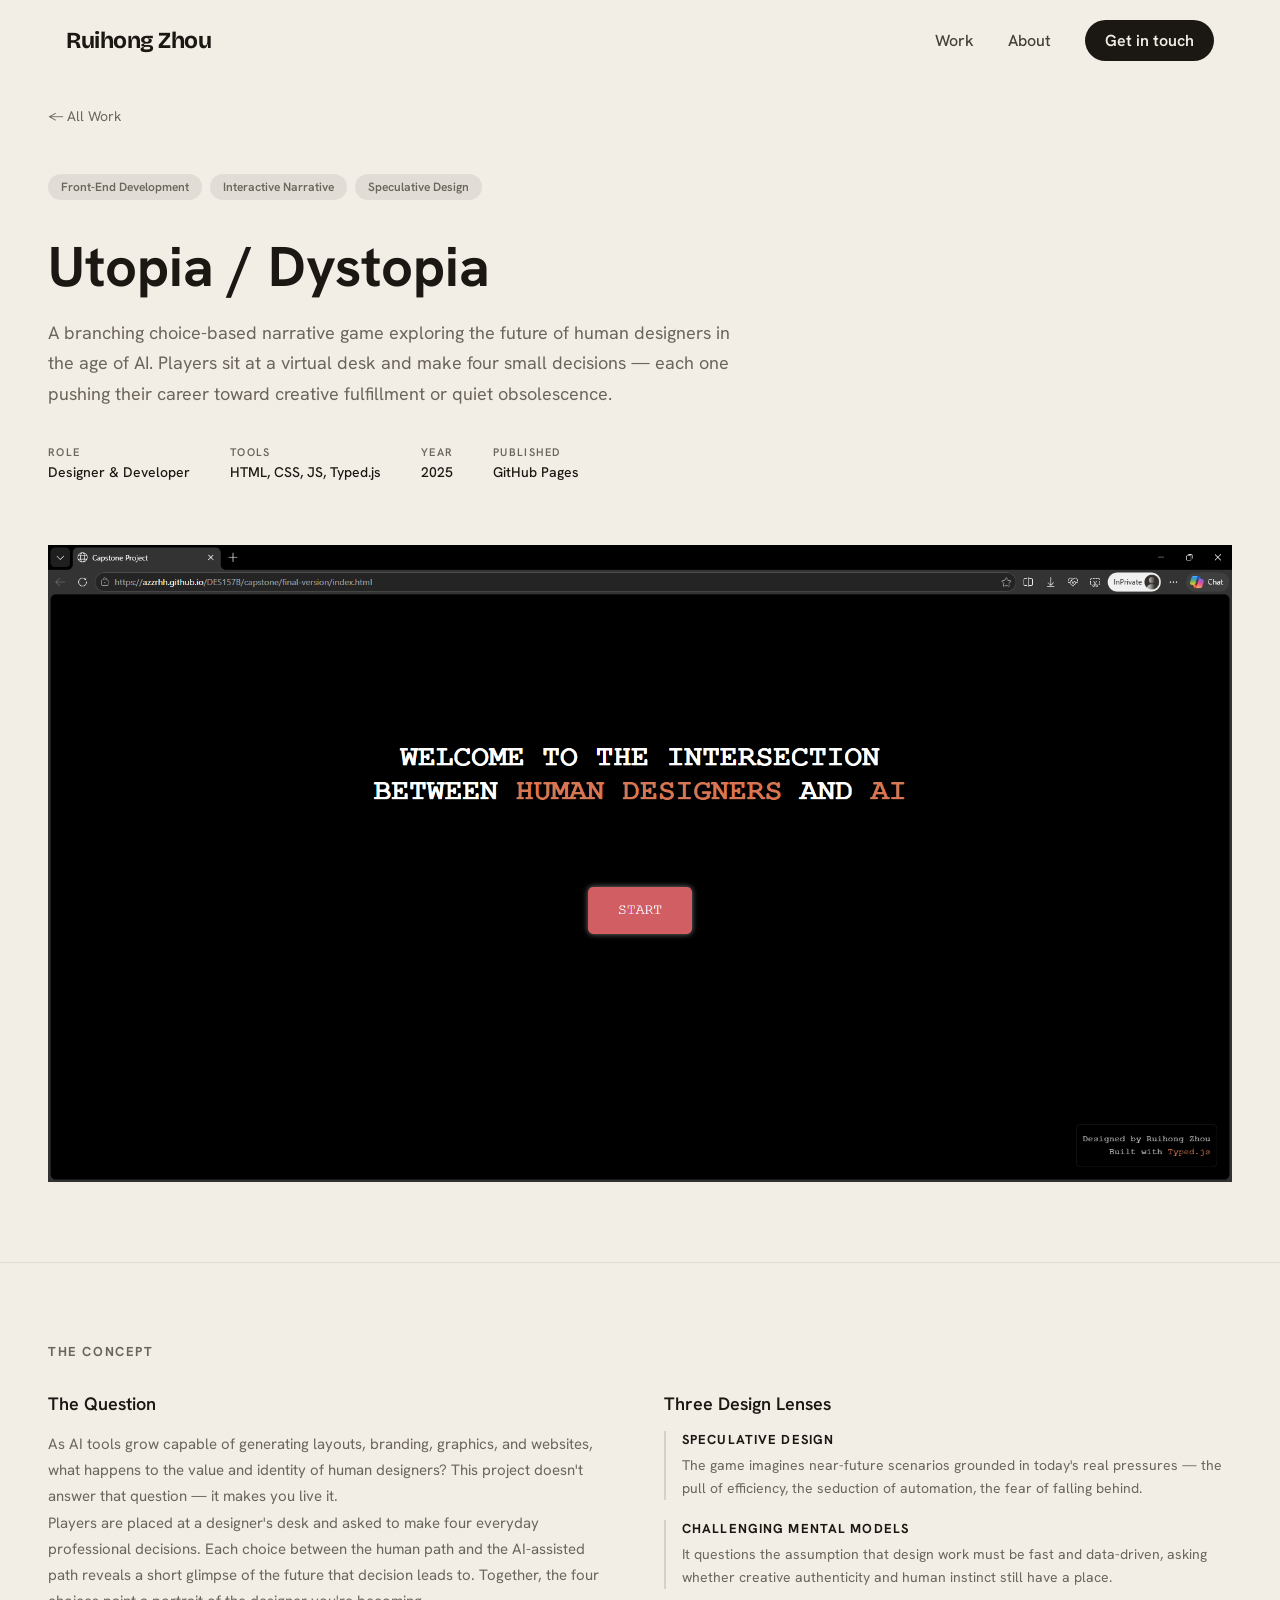
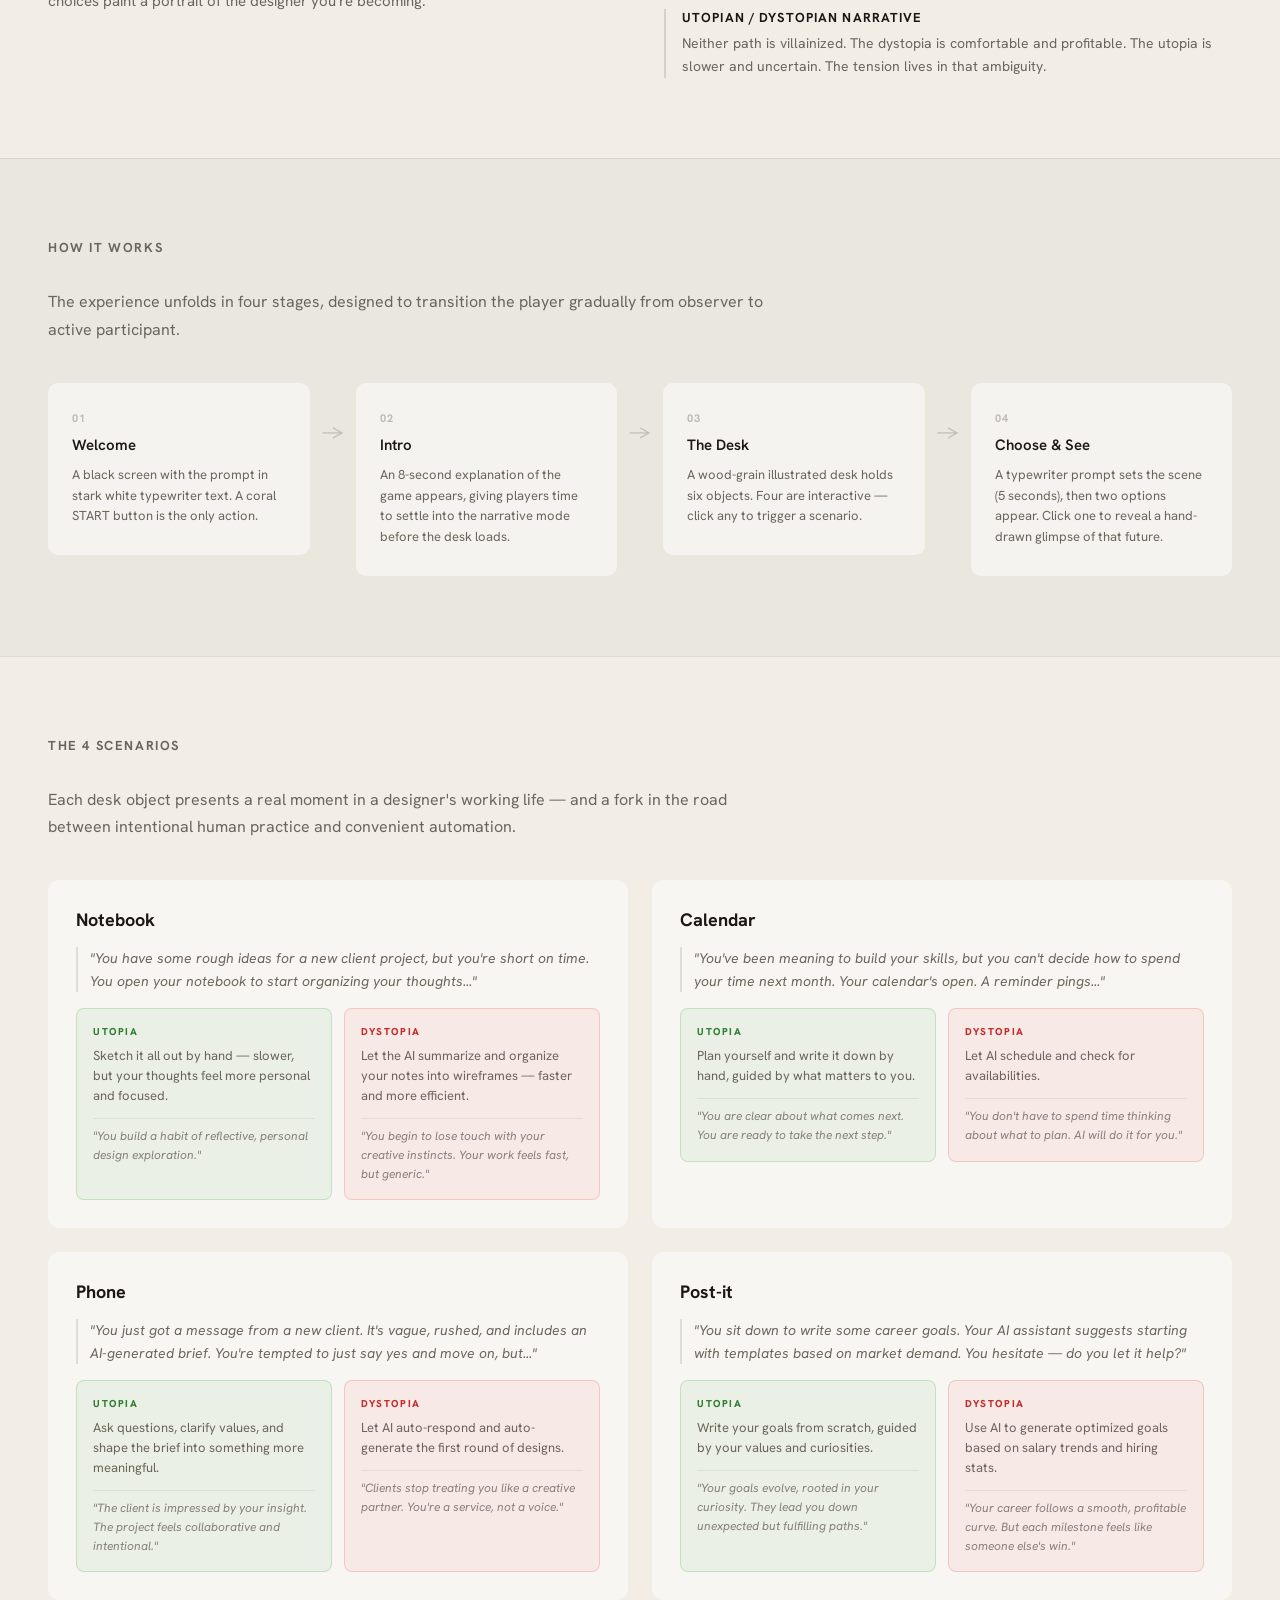
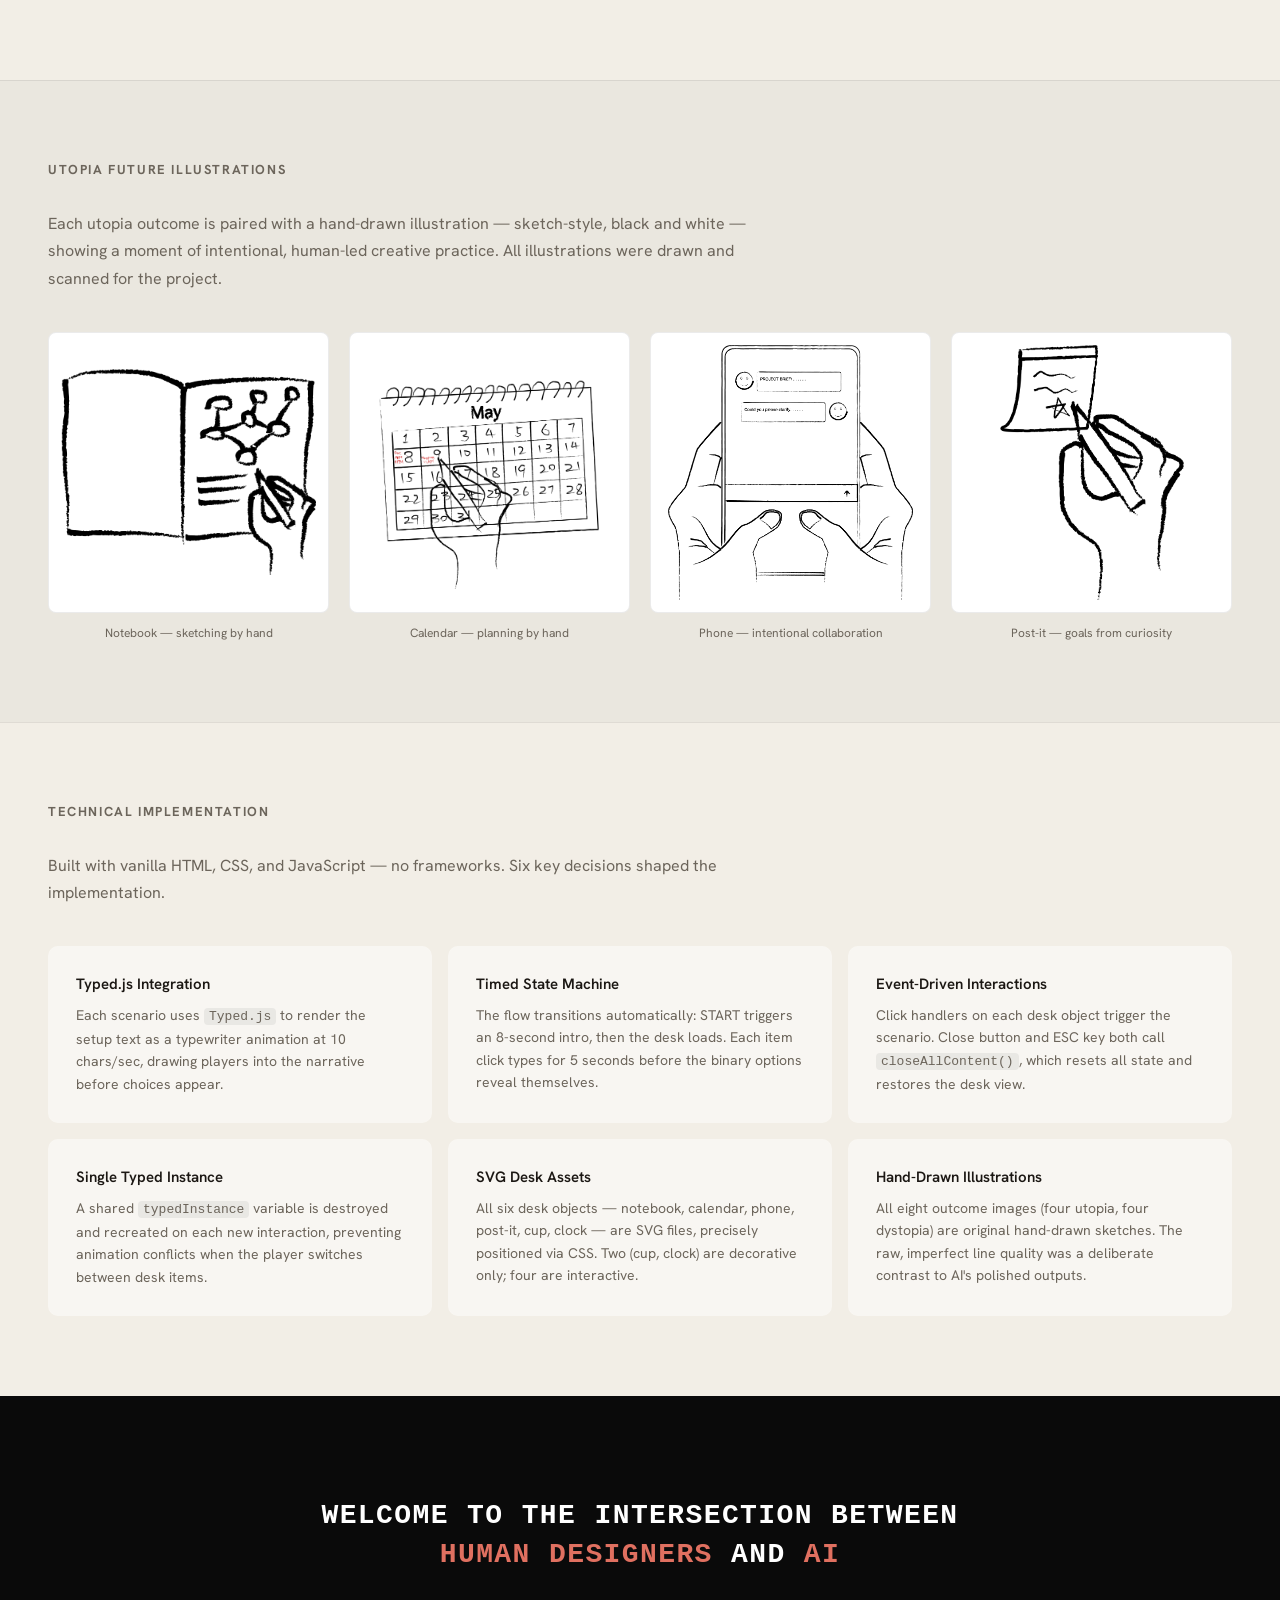
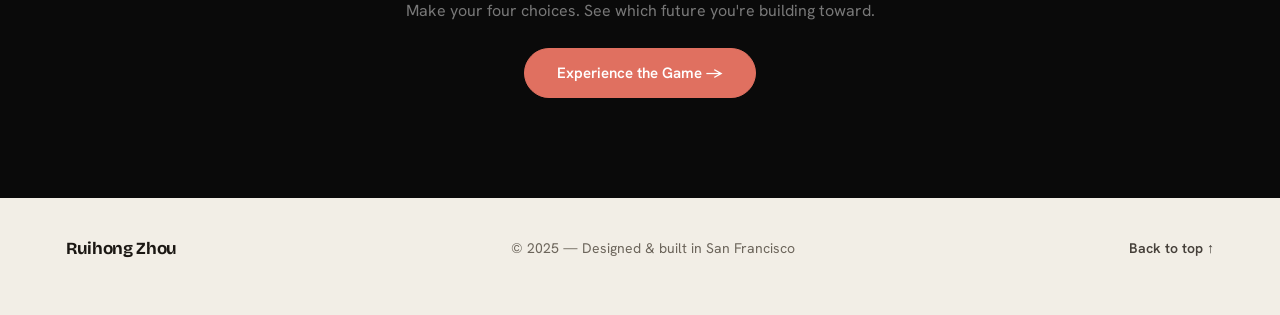
<file: projects/utopia-dystopia/index.html>
<!doctype html>
<html lang="en">
  <head>
    <meta charset="UTF-8" />
    <meta name="viewport" content="width=device-width, initial-scale=1.0" />
    <meta name="description" content="Utopia / Dystopia — interactive front-end case study by Ruihong Zhou. A branching choice narrative game exploring the future of human designers in the age of AI." />
    <title>Utopia / Dystopia — Ruihong Zhou</title>
    <link rel="icon" type="image/png" href="../../images/favicon.png" />
    <link rel="apple-touch-icon" href="../../images/favicon.png" />
    <link rel="preconnect" href="https://fonts.googleapis.com" />
    <link rel="preconnect" href="https://fonts.gstatic.com" crossorigin />
    <link href="https://fonts.googleapis.com/css2?family=Bricolage+Grotesque:opsz,wght@12..96,400;12..96,500;12..96,600;12..96,700;12..96,800&family=Hanken+Grotesk:wght@400;500;600;700;800&display=swap" rel="stylesheet" />
    <link rel="stylesheet" href="../../style.css" />
    <link rel="stylesheet" href="../project.css" />
    <link rel="stylesheet" href="style.css" />
  </head>
  <body>
    <header id="nav">
      <div class="wrap nav-inner">
        <a href="../../index.html" class="brand">Ruihong Zhou</a>
        <nav class="navlinks">
          <a href="../../index.html#work">Work</a>
          <a href="../../about.html">About</a>
          <a href="../../index.html#contact" class="btn-sm">Get in touch</a>
        </nav>
      </div>
    </header>

    <main>

      <!-- Back nav -->
      <div class="project-back">
        <a href="../../index.html#work">← All Work</a>
      </div>

      <!-- Project hero -->
      <section class="project-hero">
        <div class="project-badges">
          <span class="hero-badge">Front-End Development</span>
          <span class="hero-badge">Interactive Narrative</span>
          <span class="hero-badge">Speculative Design</span>
        </div>
        <h2>Utopia / Dystopia</h2>
        <p>A branching choice-based narrative game exploring the future of human designers in the age of AI. Players sit at a virtual desk and make four small decisions — each one pushing their career toward creative fulfillment or quiet obsolescence.</p>
        <div class="project-meta-row">
          <div class="project-meta-item">
            <span class="meta-label">Role</span>
            <span>Designer &amp; Developer</span>
          </div>
          <div class="project-meta-item">
            <span class="meta-label">Tools</span>
            <span>HTML, CSS, JS, Typed.js</span>
          </div>
          <div class="project-meta-item">
            <span class="meta-label">Year</span>
            <span>2025</span>
          </div>
          <div class="project-meta-item">
            <span class="meta-label">Published</span>
            <span>GitHub Pages</span>
          </div>
        </div>
      </section>

      <!-- Cover: welcome screen screenshot -->
      <div class="project-cover ud-cover">
        <img src="../../images/utopia-dystopia.png" alt="Utopia/Dystopia welcome screen" />
      </div>

      <!-- Concept -->
      <section class="case-section">
        <h2 class="section-label">The Concept</h2>
        <div class="case-two-col">
          <div>
            <h3 class="case-heading">The Question</h3>
            <p>As AI tools grow capable of generating layouts, branding, graphics, and websites, what happens to the value and identity of human designers? This project doesn't answer that question — it makes you live it.</p>
            <p>Players are placed at a designer's desk and asked to make four everyday professional decisions. Each choice between the human path and the AI-assisted path reveals a short glimpse of the future that decision leads to. Together, the four choices paint a portrait of the designer you're becoming.</p>
          </div>
          <div>
            <h3 class="case-heading">Three Design Lenses</h3>
            <dl class="lens-list">
              <div class="lens-item">
                <dt>Speculative Design</dt>
                <dd>The game imagines near-future scenarios grounded in today's real pressures — the pull of efficiency, the seduction of automation, the fear of falling behind.</dd>
              </div>
              <div class="lens-item">
                <dt>Challenging Mental Models</dt>
                <dd>It questions the assumption that design work must be fast and data-driven, asking whether creative authenticity and human instinct still have a place.</dd>
              </div>
              <div class="lens-item">
                <dt>Utopian / Dystopian Narrative</dt>
                <dd>Neither path is villainized. The dystopia is comfortable and profitable. The utopia is slower and uncertain. The tension lives in that ambiguity.</dd>
              </div>
            </dl>
          </div>
        </div>
      </section>

      <!-- How It Works -->
      <section class="case-section case-section--tinted">
        <h2 class="section-label">How It Works</h2>
        <p class="case-intro">The experience unfolds in four stages, designed to transition the player gradually from observer to active participant.</p>
        <div class="flow-steps">
          <div class="flow-step">
            <span class="flow-num">01</span>
            <h4>Welcome</h4>
            <p>A black screen with the prompt in stark white typewriter text. A coral START button is the only action.</p>
          </div>
          <div class="flow-arrow">→</div>
          <div class="flow-step">
            <span class="flow-num">02</span>
            <h4>Intro</h4>
            <p>An 8-second explanation of the game appears, giving players time to settle into the narrative mode before the desk loads.</p>
          </div>
          <div class="flow-arrow">→</div>
          <div class="flow-step">
            <span class="flow-num">03</span>
            <h4>The Desk</h4>
            <p>A wood-grain illustrated desk holds six objects. Four are interactive — click any to trigger a scenario.</p>
          </div>
          <div class="flow-arrow">→</div>
          <div class="flow-step">
            <span class="flow-num">04</span>
            <h4>Choose &amp; See</h4>
            <p>A typewriter prompt sets the scene (5 seconds), then two options appear. Click one to reveal a hand-drawn glimpse of that future.</p>
          </div>
        </div>
      </section>

      <!-- The 4 Scenarios -->
      <section class="case-section">
        <h2 class="section-label">The 4 Scenarios</h2>
        <p class="case-intro">Each desk object presents a real moment in a designer's working life — and a fork in the road between intentional human practice and convenient automation.</p>
        <div class="scenarios-grid">

          <div class="scenario-card">
            <div class="scenario-header">
              <h4>Notebook</h4>
            </div>
            <p class="scenario-setup">"You have some rough ideas for a new client project, but you're short on time. You open your notebook to start organizing your thoughts..."</p>
            <div class="scenario-choices">
              <div class="choice choice-utopia">
                <span class="choice-label">Utopia</span>
                <p>Sketch it all out by hand — slower, but your thoughts feel more personal and focused.</p>
                <p class="choice-outcome">"You build a habit of reflective, personal design exploration."</p>
              </div>
              <div class="choice choice-dystopia">
                <span class="choice-label">Dystopia</span>
                <p>Let the AI summarize and organize your notes into wireframes — faster and more efficient.</p>
                <p class="choice-outcome">"You begin to lose touch with your creative instincts. Your work feels fast, but generic."</p>
              </div>
            </div>
          </div>

          <div class="scenario-card">
            <div class="scenario-header">
              <h4>Calendar</h4>
            </div>
            <p class="scenario-setup">"You've been meaning to build your skills, but you can't decide how to spend your time next month. Your calendar's open. A reminder pings..."</p>
            <div class="scenario-choices">
              <div class="choice choice-utopia">
                <span class="choice-label">Utopia</span>
                <p>Plan yourself and write it down by hand, guided by what matters to you.</p>
                <p class="choice-outcome">"You are clear about what comes next. You are ready to take the next step."</p>
              </div>
              <div class="choice choice-dystopia">
                <span class="choice-label">Dystopia</span>
                <p>Let AI schedule and check for availabilities.</p>
                <p class="choice-outcome">"You don't have to spend time thinking about what to plan. AI will do it for you."</p>
              </div>
            </div>
          </div>

          <div class="scenario-card">
            <div class="scenario-header">
              <h4>Phone</h4>
            </div>
            <p class="scenario-setup">"You just got a message from a new client. It's vague, rushed, and includes an AI-generated brief. You're tempted to just say yes and move on, but..."</p>
            <div class="scenario-choices">
              <div class="choice choice-utopia">
                <span class="choice-label">Utopia</span>
                <p>Ask questions, clarify values, and shape the brief into something more meaningful.</p>
                <p class="choice-outcome">"The client is impressed by your insight. The project feels collaborative and intentional."</p>
              </div>
              <div class="choice choice-dystopia">
                <span class="choice-label">Dystopia</span>
                <p>Let AI auto-respond and auto-generate the first round of designs.</p>
                <p class="choice-outcome">"Clients stop treating you like a creative partner. You're a service, not a voice."</p>
              </div>
            </div>
          </div>

          <div class="scenario-card">
            <div class="scenario-header">
              <h4>Post-it</h4>
            </div>
            <p class="scenario-setup">"You sit down to write some career goals. Your AI assistant suggests starting with templates based on market demand. You hesitate — do you let it help?"</p>
            <div class="scenario-choices">
              <div class="choice choice-utopia">
                <span class="choice-label">Utopia</span>
                <p>Write your goals from scratch, guided by your values and curiosities.</p>
                <p class="choice-outcome">"Your goals evolve, rooted in your curiosity. They lead you down unexpected but fulfilling paths."</p>
              </div>
              <div class="choice choice-dystopia">
                <span class="choice-label">Dystopia</span>
                <p>Use AI to generate optimized goals based on salary trends and hiring stats.</p>
                <p class="choice-outcome">"Your career follows a smooth, profitable curve. But each milestone feels like someone else's win."</p>
              </div>
            </div>
          </div>

        </div>
      </section>

      <!-- Future illustrations -->
      <section class="case-section case-section--tinted">
        <h2 class="section-label">Utopia Future Illustrations</h2>
        <p class="case-intro">Each utopia outcome is paired with a hand-drawn illustration — sketch-style, black and white — showing a moment of intentional, human-led creative practice. All illustrations were drawn and scanned for the project.</p>
        <div class="illustration-grid">
          <div class="illustration-item">
            <img src="../../images/ud-nb-utopia.png" alt="Notebook utopia — hand sketching wireframes" />
            <span>Notebook — sketching by hand</span>
          </div>
          <div class="illustration-item">
            <img src="../../images/ud-cal-utopia.png" alt="Calendar utopia — writing in calendar" />
            <span>Calendar — planning by hand</span>
          </div>
          <div class="illustration-item">
            <img src="../../images/ud-phone-utopia.png" alt="Phone utopia — meaningful client conversation" />
            <span>Phone — intentional collaboration</span>
          </div>
          <div class="illustration-item">
            <img src="../../images/ud-postit-utopia.png" alt="Post-it utopia — writing personal goals" />
            <span>Post-it — goals from curiosity</span>
          </div>
        </div>
      </section>

      <!-- Technical Implementation -->
      <section class="case-section">
        <h2 class="section-label">Technical Implementation</h2>
        <p class="case-intro">Built with vanilla HTML, CSS, and JavaScript — no frameworks. Six key decisions shaped the implementation.</p>
        <div class="tech-grid">
          <div class="tech-card">
            <h4>Typed.js Integration</h4>
            <p>Each scenario uses <code>Typed.js</code> to render the setup text as a typewriter animation at 10 chars/sec, drawing players into the narrative before choices appear.</p>
          </div>
          <div class="tech-card">
            <h4>Timed State Machine</h4>
            <p>The flow transitions automatically: START triggers an 8-second intro, then the desk loads. Each item click types for 5 seconds before the binary options reveal themselves.</p>
          </div>
          <div class="tech-card">
            <h4>Event-Driven Interactions</h4>
            <p>Click handlers on each desk object trigger the scenario. Close button and ESC key both call <code>closeAllContent()</code>, which resets all state and restores the desk view.</p>
          </div>
          <div class="tech-card">
            <h4>Single Typed Instance</h4>
            <p>A shared <code>typedInstance</code> variable is destroyed and recreated on each new interaction, preventing animation conflicts when the player switches between desk items.</p>
          </div>
          <div class="tech-card">
            <h4>SVG Desk Assets</h4>
            <p>All six desk objects — notebook, calendar, phone, post-it, cup, clock — are SVG files, precisely positioned via CSS. Two (cup, clock) are decorative only; four are interactive.</p>
          </div>
          <div class="tech-card">
            <h4>Hand-Drawn Illustrations</h4>
            <p>All eight outcome images (four utopia, four dystopia) are original hand-drawn sketches. The raw, imperfect line quality was a deliberate contrast to AI's polished outputs.</p>
          </div>
        </div>
      </section>

      <!-- CTA -->
      <section class="ud-cta">
        <div class="ud-cta-inner">
          <h2>WELCOME TO THE INTERSECTION BETWEEN <span>HUMAN DESIGNERS</span> AND <span>AI</span></h2>
          <p>Make your four choices. See which future you're building toward.</p>
          <a
            href="https://azzrhh.github.io/DES157B/capstone/final-version/"
            target="_blank"
            rel="noopener"
            class="btn ud-play-btn"
          >Experience the Game →</a>
        </div>
      </section>

    </main>

    <footer>
      <div class="wrap foot-inner">
        <div class="brand-sm">Ruihong Zhou</div>
        <div>© 2025 — Designed &amp; built in San Francisco</div>
        <a href="../../index.html#top" class="to-top">Back to top ↑</a>
      </div>
    </footer>

    <script>
      const nav = document.getElementById('nav');
      const onScroll = () => nav.classList.toggle('scrolled', window.scrollY > 12);
      window.addEventListener('scroll', onScroll, { passive: true });
      onScroll();
    </script>
  </body>
</html>
</file>
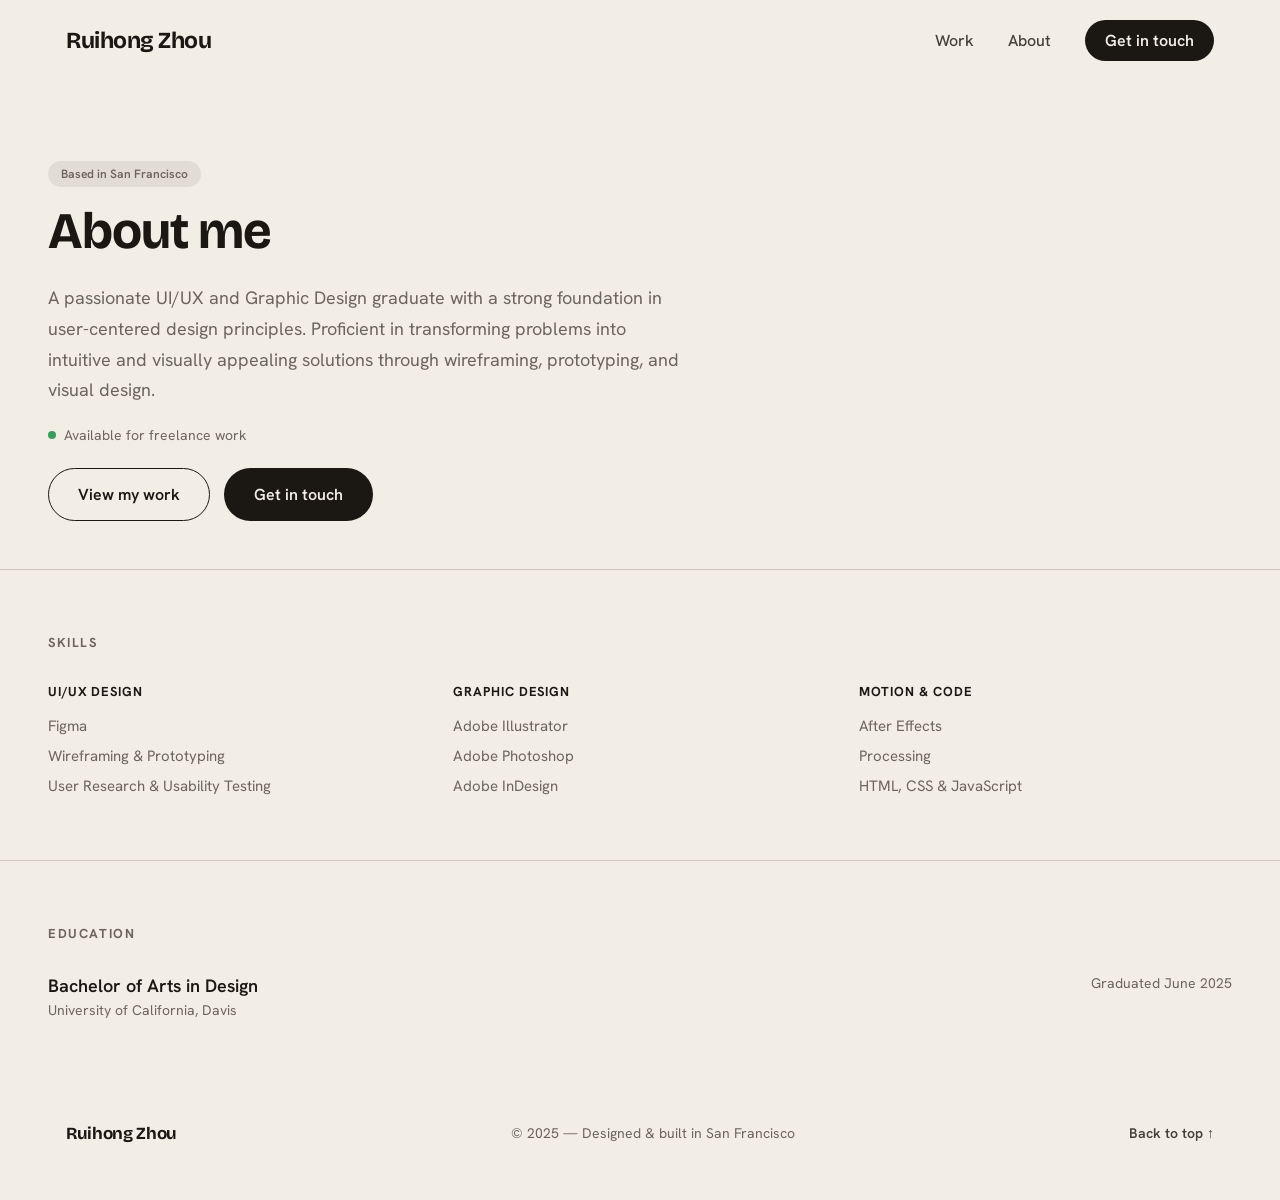
<file: about.html>
<!doctype html>
<html lang="en">
  <head>
    <meta charset="UTF-8" />
    <meta name="viewport" content="width=device-width, initial-scale=1.0" />
    <meta name="description" content="About Ruihong Zhou — UI/UX and Graphic Design graduate from UC Davis. Skilled in Figma, Adobe Creative Suite, and user-centered design. Based in San Francisco." />
    <title>About — Ruihong Zhou</title>
    <link rel="icon" type="image/png" href="images/favicon.png" />
    <link rel="apple-touch-icon" href="images/favicon.png" />
    <link rel="preconnect" href="https://fonts.googleapis.com" />
    <link rel="preconnect" href="https://fonts.gstatic.com" crossorigin />
    <link href="https://fonts.googleapis.com/css2?family=Bricolage+Grotesque:opsz,wght@12..96,400;12..96,500;12..96,600;12..96,700;12..96,800&family=Hanken+Grotesk:wght@400;500;600;700;800&display=swap" rel="stylesheet" />
    <link rel="stylesheet" href="style.css" />
  </head>
  <body>
    <header id="nav">
      <div class="wrap nav-inner">
        <a href="index.html" class="brand">Ruihong Zhou</a>
        <nav class="navlinks">
          <a href="index.html#work">Work</a>
          <a href="about.html">About</a>
          <a href="index.html#contact" class="btn-sm">Get in touch</a>
        </nav>
      </div>
    </header>

    <main>
      <section class="about-hero">
        <span class="hero-badge">Based in San Francisco</span>
        <h2>About me</h2>
        <p class="about-bio">
          A passionate UI/UX and Graphic Design graduate with a strong
          foundation in user-centered design principles. Proficient in
          transforming problems into intuitive and visually appealing solutions
          through wireframing, prototyping, and visual design.
        </p>
        <div class="hero-availability">
          <span class="hero-dot"></span>
          Available for freelance work
        </div>
        <div class="ctas">
          <a href="index.html#work" class="btn btn-ghost">View my work</a>
          <a href="index.html#contact" class="btn btn-primary">Get in touch</a>
        </div>
      </section>

      <section class="about-skills">
        <h2 class="section-label">Skills</h2>
        <div class="skills-grid">
          <div class="skill-group">
            <h3>UI/UX Design</h3>
            <ul>
              <li>Figma</li>
              <li>Wireframing &amp; Prototyping</li>
              <li>User Research &amp; Usability Testing</li>
            </ul>
          </div>
          <div class="skill-group">
            <h3>Graphic Design</h3>
            <ul>
              <li>Adobe Illustrator</li>
              <li>Adobe Photoshop</li>
              <li>Adobe InDesign</li>
            </ul>
          </div>
          <div class="skill-group">
            <h3>Motion &amp; Code</h3>
            <ul>
              <li>After Effects</li>
              <li>Processing</li>
              <li>HTML, CSS &amp; JavaScript</li>
            </ul>
          </div>
        </div>
      </section>

      <section class="about-education">
        <h2 class="section-label">Education</h2>
        <div class="education-item">
          <div class="education-left">
            <span class="education-degree">Bachelor of Arts in Design</span>
            <span class="education-school">University of California, Davis</span>
          </div>
          <span class="education-year">Graduated June 2025</span>
        </div>
      </section>
    </main>

    <footer>
      <div class="wrap foot-inner">
        <div class="brand-sm">Ruihong Zhou</div>
        <div>© 2025 — Designed &amp; built in San Francisco</div>
        <a href="index.html#top" class="to-top">Back to top ↑</a>
      </div>
    </footer>

    <script>
      const nav = document.getElementById('nav');
      const onScroll = () => nav.classList.toggle('scrolled', window.scrollY > 12);
      window.addEventListener('scroll', onScroll, { passive: true });
      onScroll();
    </script>
  </body>
</html>
</file>
<file: style.css>
/* ============================================================
   Design Tokens
   ============================================================ */
:root {
  --bg:        #F2EEE6;
  --bg-2:      #ECE6DA;
  --ink:       #1b1713;
  --ink-2:     #46403a;
  --muted:     #6c655b;
  --line:      #cfc8ba;
  --rose:      #c06b4e;
  --rose-deep: #a4543b;
  --card:      #E9E2D4;
  --maxw:      1280px;
  --pad:       66px;

  /* Backwards-compat aliases — used by about.html + project pages */
  --color-text:      #1b1713;
  --color-secondary: #6c655b;
  --color-bg:        #F2EEE6;
}

/* ============================================================
   Reset & Base
   ============================================================ */
*, *::before, *::after { box-sizing: border-box; margin: 0; padding: 0; }
ul, ol { list-style: none; }
a { text-decoration: none; color: inherit; }
img { max-width: 100%; display: block; }
html { scroll-behavior: smooth; }

body {
  font-family: 'Hanken Grotesk', sans-serif;
  background: var(--bg);
  color: var(--ink);
  -webkit-font-smoothing: antialiased;
  text-rendering: optimizeLegibility;
}

/* ============================================================
   Layout
   ============================================================ */
.wrap {
  max-width: var(--maxw);
  margin: 0 auto;
  padding: 0 var(--pad);
}

.section { padding: 96px 0; }

/* ============================================================
   Nav / Header
   ============================================================ */
header {
  position: sticky;
  top: 0;
  z-index: 50;
  background: rgba(242, 238, 230, 0.82);
  backdrop-filter: blur(12px);
  -webkit-backdrop-filter: blur(12px);
  border-bottom: 1px solid transparent;
  transition: border-color 0.2s ease;
}

header.scrolled { border-bottom-color: var(--line); }

.nav-inner {
  display: flex;
  justify-content: space-between;
  align-items: center;
  height: 80px;
}

.brand {
  font-family: 'Bricolage Grotesque', sans-serif;
  font-weight: 700;
  font-size: 23px;
  letter-spacing: -0.02em;
  color: var(--ink);
  transition: opacity 0.15s ease;
}

.brand:hover { opacity: 0.7; }

.navlinks {
  display: flex;
  gap: 34px;
  align-items: center;
  font-size: 16px;
  color: var(--ink-2);
  font-weight: 500;
}

.navlinks a { transition: color 0.15s ease; }
.navlinks a:hover { color: var(--ink); }

.navlinks .btn-sm {
  background: var(--ink);
  color: var(--bg);
  padding: 10px 20px;
  border-radius: 100px;
  font-weight: 600;
  transition: background 0.15s ease;
}

.navlinks .btn-sm:hover { background: var(--rose-deep); color: var(--bg); }

/* ============================================================
   Buttons
   ============================================================ */
.btn {
  display: inline-flex;
  align-items: center;
  gap: 9px;
  cursor: pointer;
  font-family: 'Hanken Grotesk', sans-serif;
  font-weight: 600;
  font-size: 16px;
  border-radius: 100px;
  transition: background 0.15s ease, color 0.15s ease, border-color 0.15s ease;
}

.btn-primary {
  background: var(--ink);
  color: var(--bg);
  padding: 16px 30px;
}
.btn-primary:hover { background: var(--rose-deep); }

.btn-ghost {
  color: var(--ink);
  padding: 15px 29px;
  border: 1.5px solid var(--ink);
}
.btn-ghost:hover { background: var(--ink); color: var(--bg); }

/* ============================================================
   Hero
   ============================================================ */
.hero {
  padding-top: 30px;
  padding-bottom: 70px;
}

.meta-rule {
  display: flex;
  justify-content: space-between;
  align-items: center;
  padding-bottom: 16px;
  border-bottom: 1px solid var(--line);
  font-size: 13.5px;
  letter-spacing: 0.04em;
  text-transform: uppercase;
  color: var(--muted);
  font-weight: 600;
}

.meta-rule .avail {
  display: flex;
  align-items: center;
  gap: 10px;
}

.dot {
  width: 9px;
  height: 9px;
  border-radius: 50%;
  background: #3a9d5d;
  display: inline-block;
  flex-shrink: 0;
}

.hero-stage {
  display: grid;
  grid-template-columns: 1fr auto;
  align-items: end;
  gap: 48px;
  padding-top: 40px;
}

.hero h1 {
  margin: 0;
  font-family: 'Bricolage Grotesque', sans-serif;
  font-weight: 800;
  font-size: clamp(58px, 10.2vw, 150px);
  line-height: 0.9;
  letter-spacing: -0.035em;
}

.hero h1 .rose { color: var(--rose); }

.leftcol {
  display: flex;
  flex-direction: column;
  gap: 34px;
}

.tagline {
  font-size: 21px;
  color: var(--ink-2);
  max-width: 460px;
  line-height: 1.4;
  font-weight: 500;
}

.ctas {
  display: flex;
  gap: 14px;
  flex-wrap: wrap;
}

.sidecol {
  display: flex;
  flex-direction: column;
  align-items: flex-end;
  gap: 18px;
  padding-bottom: 14px;
  text-align: right;
}

.sidecol .num {
  font-family: 'Bricolage Grotesque', sans-serif;
  font-size: 15px;
  font-weight: 600;
  color: var(--rose);
}

.sidecol .place {
  font-size: 17px;
  font-weight: 600;
  color: #2a251f;
}

.sidecol .small {
  font-size: 13.5px;
  color: var(--muted);
  max-width: 210px;
  line-height: 1.45;
}

/* ============================================================
   Section headings
   ============================================================ */
.sec-eyebrow {
  font-size: 13.5px;
  letter-spacing: 0.14em;
  text-transform: uppercase;
  color: var(--rose);
  font-weight: 700;
  margin-bottom: 16px;
}

.sec-title {
  font-family: 'Bricolage Grotesque', sans-serif;
  font-weight: 700;
  font-size: clamp(34px, 4.4vw, 58px);
  line-height: 1.0;
  letter-spacing: -0.03em;
  margin: 0;
}

.sec-head {
  display: flex;
  justify-content: space-between;
  align-items: flex-end;
  gap: 30px;
  margin-bottom: 44px;
}

.sec-note {
  font-size: 17px;
  color: var(--muted);
  max-width: 320px;
  line-height: 1.5;
}

/* Used on project + about pages for section titles */
.section-label {
  font-size: 13px;
  font-weight: 700;
  letter-spacing: 0.1rem;
  text-transform: uppercase;
  margin-bottom: 32px;
  color: var(--muted);
}

.section-label--light {
  color: rgba(255, 255, 255, 0.4);
}

/* ============================================================
   Work / Project grid
   ============================================================ */
.work { border-top: 1px solid var(--line); }

.grid {
  display: grid;
  grid-template-columns: repeat(2, 1fr);
  gap: 30px;
}

.card {
  display: flex;
  flex-direction: column;
  cursor: pointer;
}

.card .thumb {
  position: relative;
  aspect-ratio: 4 / 3;
  border-radius: 16px;
  overflow: hidden;
  background: var(--card);
  border: 1px solid var(--line);
  transition: transform 0.3s cubic-bezier(0.2, 0.7, 0.3, 1), box-shadow 0.3s ease;
}

.card .thumb img {
  width: 100%;
  height: 100%;
  object-fit: cover;
  display: block;
}

.card:hover .thumb {
  transform: translateY(-6px);
  box-shadow: 0 22px 50px -28px rgba(40, 30, 20, 0.5);
}

.card .badge {
  position: absolute;
  top: 16px;
  left: 16px;
  font-size: 12px;
  font-weight: 600;
  letter-spacing: 0.04em;
  text-transform: uppercase;
  color: var(--ink);
  background: rgba(242, 238, 230, 0.86);
  padding: 7px 13px;
  border-radius: 100px;
  backdrop-filter: blur(4px);
  -webkit-backdrop-filter: blur(4px);
}

.card .meta {
  display: flex;
  justify-content: space-between;
  align-items: baseline;
  margin-top: 20px;
  gap: 16px;
}

.card .meta .t {
  font-family: 'Bricolage Grotesque', sans-serif;
  font-size: 24px;
  font-weight: 600;
  letter-spacing: -0.02em;
}

.card .meta .arrow {
  font-size: 20px;
  color: var(--muted);
  transition: transform 0.2s ease, color 0.2s ease;
  flex-shrink: 0;
}

.card:hover .meta .arrow {
  transform: translate(3px, -3px);
  color: var(--rose);
}

.card .desc {
  font-size: 15.5px;
  color: var(--muted);
  margin-top: 8px;
  line-height: 1.5;
  max-width: 90%;
}

/* ============================================================
   Contact — dark rounded panel
   ============================================================ */
.contact {
  background: var(--ink);
  color: var(--bg);
  border-radius: 28px;
  margin: 0 var(--pad) 28px;
}

.contact-inner {
  padding: 84px 64px;
}

.contact .sec-eyebrow { color: #e3a182; margin-bottom: 20px; }

.contact h2 {
  font-family: 'Bricolage Grotesque', sans-serif;
  font-weight: 700;
  font-size: clamp(40px, 6vw, 86px);
  line-height: 0.96;
  letter-spacing: -0.035em;
  margin: 0 0 36px;
}

.contact h2 .rose { color: #e3a182; }

.contact .row {
  display: flex;
  justify-content: space-between;
  align-items: flex-end;
  gap: 40px;
  flex-wrap: wrap;
}

.contact .email {
  font-family: 'Bricolage Grotesque', sans-serif;
  font-size: clamp(22px, 2.6vw, 34px);
  font-weight: 600;
  letter-spacing: -0.02em;
  color: var(--bg);
  border-bottom: 2px solid #4a443c;
  padding-bottom: 6px;
  transition: border-color 0.2s ease;
  display: inline-block;
}

.contact .email:hover { border-color: #e3a182; }

.contact .btn-light {
  background: var(--bg);
  color: var(--ink);
  padding: 16px 32px;
  border-radius: 100px;
  font-weight: 600;
  font-size: 16px;
  display: inline-flex;
  transition: background 0.15s ease;
  flex-shrink: 0;
  white-space: nowrap;
}

.contact .btn-light:hover { background: #e3a182; }

.contact .socials {
  display: flex;
  gap: 26px;
  font-size: 15px;
  font-weight: 600;
  color: #c8bcab;
  margin-top: 28px;
}

.contact .socials a { transition: color 0.15s ease; }
.contact .socials a:hover { color: var(--bg); }

/* ============================================================
   Footer
   ============================================================ */
footer { padding: 40px 0 56px; }

.foot-inner {
  display: flex;
  justify-content: space-between;
  align-items: center;
  gap: 24px;
  flex-wrap: wrap;
  font-size: 14px;
  color: var(--muted);
}

.foot-inner .brand-sm {
  font-family: 'Bricolage Grotesque', sans-serif;
  font-weight: 700;
  font-size: 17px;
  color: var(--ink);
  letter-spacing: -0.02em;
}

.to-top {
  font-weight: 600;
  color: var(--ink-2);
  display: inline-flex;
  align-items: center;
  gap: 8px;
  transition: color 0.15s ease;
}

.to-top:hover { color: var(--rose); }

/* ============================================================
   About page
   ============================================================ */
.about-hero {
  padding: 80px 48px 48px;
}

.about-hero h2 {
  font-family: 'Bricolage Grotesque', sans-serif;
  font-size: clamp(34px, 4vw, 56px);
  font-weight: 700;
  margin-bottom: 24px;
  line-height: 1.1;
  letter-spacing: -0.02em;
}

.about-bio {
  font-size: 18px;
  color: var(--muted);
  max-width: 640px;
  line-height: 1.7;
  margin-bottom: 20px;
}

.about-skills {
  padding: 64px 48px;
  border-top: 1px solid var(--line);
}

.skills-grid {
  display: grid;
  grid-template-columns: repeat(3, 1fr);
  gap: 32px;
}

.skill-group h3 {
  font-size: 13px;
  font-weight: 700;
  text-transform: uppercase;
  letter-spacing: 0.07em;
  margin-bottom: 16px;
}

.skill-group ul {
  display: flex;
  flex-direction: column;
  gap: 10px;
}

.skill-group li {
  font-size: 15px;
  color: var(--muted);
}

.about-education {
  padding: 64px 48px;
  border-top: 1px solid var(--line);
}

.education-item {
  display: flex;
  justify-content: space-between;
  align-items: flex-start;
}

.education-left {
  display: flex;
  flex-direction: column;
  gap: 4px;
}

.education-degree {
  font-size: 18px;
  font-weight: 600;
}

.education-school {
  font-size: 14px;
  color: var(--muted);
}

.education-year {
  font-size: 14px;
  color: var(--muted);
}

/* Pill badge — used on project pages + about.html */
.hero-badge {
  display: inline-block;
  font-size: 12px;
  font-weight: 600;
  background: rgba(0, 0, 0, 0.07);
  color: var(--muted);
  padding: 5px 13px;
  border-radius: 100px;
  margin-bottom: 16px;
}

/* Availability dot used on about.html */
.hero-availability {
  display: flex;
  align-items: center;
  gap: 8px;
  font-size: 14px;
  color: var(--muted);
  margin-top: 20px;
  margin-bottom: 24px;
}

.hero-dot {
  width: 8px;
  height: 8px;
  border-radius: 50%;
  background: #3a9d5d;
  flex-shrink: 0;
}

/* ============================================================
   Responsive — 900 px (tablet)
   ============================================================ */
@media (max-width: 900px) {
  :root { --pad: 28px; }

  .navlinks { gap: 16px; font-size: 15px; }

  .nav-inner { height: 72px; }

  .hero-stage {
    grid-template-columns: 1fr;
    gap: 36px;
  }

  .sidecol {
    align-items: flex-start;
    text-align: left;
  }

  .sidecol .small { max-width: 320px; }

  .grid { grid-template-columns: 1fr; }

  .sec-head {
    flex-direction: column;
    align-items: flex-start;
  }

  .contact {
    margin: 0 28px 28px;
    border-radius: 20px;
  }

  .contact-inner { padding: 56px 32px; }

  .foot-inner {
    flex-direction: column;
    align-items: flex-start;
  }

  .about-hero { padding: 48px 28px 36px; }
  .about-skills { padding: 48px 28px; }
  .about-education { padding: 48px 28px; }
  .skills-grid { grid-template-columns: repeat(2, 1fr); }
}

/* ============================================================
   Responsive — 640 px (phone)
   ============================================================ */
@media (max-width: 640px) {
  :root { --pad: 20px; }

  /* Nav */
  .nav-inner { height: 60px; }
  .brand { font-size: 19px; }
  .navlinks { gap: 12px; }
  .navlinks a:not(.btn-sm) { display: none; }
  .navlinks .btn-sm { padding: 8px 16px; font-size: 14px; }

  /* Hero */
  .hero { padding-top: 16px; padding-bottom: 40px; }
  .meta-rule { flex-direction: column; align-items: flex-start; gap: 6px; }
  .ctas { flex-direction: column; align-items: stretch; }
  .ctas .btn { text-align: center; justify-content: center; }

  /* Work grid — already 1-col at 900px, stays 1-col */
  .card .meta .t { font-size: 20px; }

  /* Contact panel */
  .contact { margin: 0 16px 16px; border-radius: 16px; }
  .contact-inner { padding: 40px 20px; }
  .contact h2 { margin-bottom: 20px; }
  .contact .row { flex-direction: column; align-items: flex-start; gap: 20px; }
  .contact .btn-light { width: 100%; text-align: center; justify-content: center; }

  /* Footer */
  .foot-inner { gap: 12px; }

  /* About */
  .about-hero { padding: 32px 20px 28px; }
  .about-skills { padding: 32px 20px; }
  .about-education { padding: 32px 20px; }
  .skills-grid { grid-template-columns: 1fr; }
  .education-item { flex-direction: column; gap: 4px; }
}
</file>
<file: projects/project.css>
/* ─────────────────────────────────────────────
   Shared styles for all project case study pages
   Usage: link AFTER ../../style.css, BEFORE a
   project-specific style.css
───────────────────────────────────────────── */

/* Back nav */
.project-back {
  padding: 24px 48px 0;
}

.project-back a {
  font-size: 14px;
  color: var(--color-secondary);
  transition: opacity 0.2s ease;
}

.project-back a:hover {
  opacity: 0.6;
}

/* Project hero */
.project-hero {
  padding: 48px 48px 64px;
  max-width: 800px;
}

.project-badges {
  display: flex;
  gap: 8px;
  margin-bottom: 20px;
}

.project-hero h2 {
  font-size: 56px;
  font-weight: 700;
  line-height: 1.1;
  margin-bottom: 20px;
}

.project-hero > p {
  font-size: 18px;
  color: var(--color-secondary);
  line-height: 1.7;
  margin-bottom: 36px;
}

.project-meta-row {
  display: flex;
  gap: 40px;
  flex-wrap: wrap;
}

.project-meta-item {
  display: flex;
  flex-direction: column;
  gap: 4px;
}

.meta-label {
  font-size: 11px;
  font-weight: 600;
  text-transform: uppercase;
  letter-spacing: 0.08rem;
  color: var(--color-secondary);
}

.project-meta-item > span:last-child {
  font-size: 14px;
  font-weight: 500;
}

/* Cover image */
.project-cover {
  padding: 0 48px 80px;
}

.project-cover img {
  width: 100%;
  border-radius: 12px;
  aspect-ratio: 16/7;
  object-fit: cover;
}

/* ── Case study sections ── */
.case-section {
  padding: 80px 48px;
  border-top: 1px solid rgba(0, 0, 0, 0.08);
}

.case-section--tinted {
  background: rgba(0, 0, 0, 0.03);
}

.case-heading {
  font-size: 18px;
  font-weight: 600;
  margin-bottom: 16px;
}

.case-heading--spaced {
  margin-top: 64px;
}

.case-intro {
  font-size: 16px;
  color: var(--color-secondary);
  line-height: 1.7;
  max-width: 720px;
  margin-bottom: 40px;
}

.case-list {
  display: flex;
  flex-direction: column;
  gap: 12px;
  padding-left: 16px;
  list-style: disc;
}

.case-list li {
  font-size: 15px;
  color: var(--color-secondary);
  line-height: 1.6;
}

/* Two-column layout */
.case-two-col {
  display: grid;
  grid-template-columns: 1fr 1fr;
  gap: 48px;
}

.case-two-col p {
  font-size: 15px;
  color: var(--color-secondary);
  line-height: 1.75;
}

/* ── Target audience ── */
.audience-grid {
  display: grid;
  grid-template-columns: repeat(3, 1fr);
  gap: 24px;
  margin-bottom: 64px;
}

.audience-item {
  display: flex;
  flex-direction: column;
  gap: 6px;
  padding: 20px;
  background: rgba(255, 255, 255, 0.4);
  border-radius: 8px;
}

.audience-label {
  font-size: 11px;
  font-weight: 600;
  text-transform: uppercase;
  letter-spacing: 0.08rem;
  color: var(--color-secondary);
}

.audience-item > span:last-child {
  font-size: 14px;
  font-weight: 500;
}

/* Pain points */
.pain-points {
  border-top: 1px solid rgba(0, 0, 0, 0.08);
  padding-top: 48px;
}

.pain-grid {
  display: grid;
  grid-template-columns: repeat(2, 1fr);
  gap: 24px;
}

.pain-item {
  padding: 24px;
  background: rgba(255, 255, 255, 0.4);
  border-radius: 8px;
}

.pain-item h4 {
  font-size: 14px;
  font-weight: 600;
  margin-bottom: 8px;
}

.pain-item p {
  font-size: 14px;
  color: var(--color-secondary);
  line-height: 1.6;
}

/* ── SWOT ── */
.swot-grid {
  display: grid;
  grid-template-columns: repeat(2, 1fr);
  gap: 2px;
  border-radius: 12px;
  overflow: hidden;
}

.swot-card {
  padding: 32px;
  background: rgba(255, 255, 255, 0.4);
}

.swot-card h4 {
  font-size: 12px;
  font-weight: 700;
  text-transform: uppercase;
  letter-spacing: 0.08rem;
  margin-bottom: 16px;
}

.swot-card ul {
  display: flex;
  flex-direction: column;
  gap: 10px;
  list-style: disc;
  padding-left: 16px;
}

.swot-card li {
  font-size: 14px;
  color: var(--color-secondary);
  line-height: 1.5;
}

/* ── Personas ── */
.persona-grid {
  display: grid;
  grid-template-columns: repeat(2, 1fr);
  gap: 24px;
}

.persona-card {
  display: flex;
  gap: 20px;
  padding: 28px;
  background: rgba(255, 255, 255, 0.4);
  border-radius: 12px;
}

.persona-avatar {
  flex-shrink: 0;
  width: 48px;
  height: 48px;
  border-radius: 50%;
  background: var(--color-text);
  color: var(--color-bg);
  display: flex;
  align-items: center;
  justify-content: center;
  font-size: 13px;
  font-weight: 700;
}

.persona-body {
  display: flex;
  flex-direction: column;
  gap: 12px;
}

.persona-body h4 {
  font-size: 16px;
  font-weight: 600;
}

.persona-meta {
  font-size: 13px;
  color: var(--color-secondary);
  margin-top: -8px;
}

.persona-detail {
  display: flex;
  flex-direction: column;
  gap: 4px;
}

.persona-label {
  font-size: 11px;
  font-weight: 700;
  text-transform: uppercase;
  letter-spacing: 0.07rem;
  color: var(--color-secondary);
}

.persona-detail p {
  font-size: 14px;
  color: var(--color-secondary);
  line-height: 1.55;
}

/* ── Usability findings ── */
.findings-grid {
  display: grid;
  grid-template-columns: repeat(3, 1fr);
  gap: 16px;
}

.finding-card {
  padding: 28px;
  background: rgba(255, 255, 255, 0.5);
  border-radius: 10px;
  display: flex;
  flex-direction: column;
  gap: 10px;
}

.finding-number {
  font-size: 11px;
  font-weight: 700;
  letter-spacing: 0.08rem;
  color: var(--color-secondary);
  opacity: 0.5;
}

.finding-card h4 {
  font-size: 15px;
  font-weight: 600;
}

.finding-card p {
  font-size: 14px;
  color: var(--color-secondary);
  line-height: 1.6;
}

/* ── Prototype CTA ── */
.prototype-btn {
  margin-top: 24px;
  display: inline-block;
}

/* ── Tech implementation grid (shared by front-end project pages) ── */
.tech-grid {
  display: grid;
  grid-template-columns: repeat(3, 1fr);
  gap: 16px;
}

.tech-card {
  padding: 28px;
  background: rgba(255, 255, 255, 0.5);
  border-radius: 10px;
  display: flex;
  flex-direction: column;
  gap: 10px;
}

.tech-card h4 {
  font-size: 15px;
  font-weight: 600;
}

.tech-card p {
  font-size: 14px;
  color: var(--color-secondary);
  line-height: 1.6;
}

.tech-card code {
  font-family: 'Courier New', monospace;
  font-size: 13px;
  background: rgba(0, 0, 0, 0.06);
  padding: 1px 5px;
  border-radius: 4px;
}

/* ── Responsive — 900px (tablet) ── */
@media (max-width: 900px) {
  .project-back  { padding: 20px 28px 0; }
  .project-hero  { padding: 32px 28px 48px; max-width: none; }
  .project-hero h2 { font-size: 42px; }
  .project-hero > p { font-size: 16px; margin-bottom: 28px; }
  .project-cover { padding: 0 28px 56px; }

  .case-section  { padding: 56px 28px; }
  .case-two-col  { grid-template-columns: 1fr; gap: 32px; }
  .audience-grid { grid-template-columns: repeat(2, 1fr); gap: 16px; margin-bottom: 40px; }
  .swot-grid     { grid-template-columns: 1fr; }
  .persona-grid  { grid-template-columns: 1fr; }
  .findings-grid { grid-template-columns: repeat(2, 1fr); }
  .tech-grid     { grid-template-columns: repeat(2, 1fr); }
  .case-heading--spaced { margin-top: 40px; }
}

/* ── Responsive — 640px (phone) ── */
@media (max-width: 640px) {
  .project-back  { padding: 16px 20px 0; }
  .project-hero  { padding: 24px 20px 36px; }
  .project-hero h2 { font-size: 32px; line-height: 1.15; }
  .project-cover { padding: 0 20px 36px; }

  .case-section  { padding: 40px 20px; }
  .audience-grid { grid-template-columns: 1fr; }
  .pain-grid     { grid-template-columns: 1fr; }
  .findings-grid { grid-template-columns: 1fr; }
  .tech-grid     { grid-template-columns: 1fr; }
  .project-meta-row { gap: 20px; }
}
</file>
<file: projects/project-gd.css>
/* ─────────────────────────────────────────────
   Graphic design project pages
   Usage: link AFTER ../../style.css AND ../project.css,
   BEFORE a project-specific style.css.
   Shared boilerplate (project-back, project-hero, meta, etc.)
   lives in project.css — only GD-specific overrides and new
   components belong here.
───────────────────────────────────────────── */

/* Slight padding difference for GD hero (less bottom space
   before the full-bleed poster showcase) */
.project-hero { padding-bottom: 56px; }

/* Badges wrap on GD pages (longer label text) */
.project-badges { flex-wrap: wrap; }

/* ── Poster showcase ── */
.poster-showcase {
  background: var(--gd-dark, #0e1520);
  padding: 80px 48px;
  display: flex;
  justify-content: center;
}

.poster-frame {
  max-width: 480px;
  width: 100%;
  filter: drop-shadow(0 32px 64px rgba(0, 0, 0, 0.6));
}

.poster-frame img {
  width: 100%;
  display: block;
  border-radius: 4px;
}

/* ── Body sections ── */
.gd-section {
  padding: 80px 48px;
  border-top: 1px solid rgba(0, 0, 0, 0.08);
}

.gd-section--tinted {
  background: rgba(0, 0, 0, 0.03);
}

.gd-section--dark {
  background: var(--gd-dark, #0e1520);
  border-top: none;
}

.gd-intro {
  font-size: 16px;
  color: var(--color-secondary);
  line-height: 1.7;
  max-width: 680px;
  margin-bottom: 40px;
}

/* Two-column layout */
.gd-two-col {
  display: grid;
  grid-template-columns: 1fr 1fr;
  gap: 64px;
}

.gd-two-col p {
  font-size: 15px;
  color: var(--color-secondary);
  line-height: 1.75;
  margin-bottom: 16px;
}

/* Design decisions */
.decision-list {
  display: flex;
  flex-direction: column;
  gap: 24px;
}

.decision-item {
  border-left: 2px solid rgba(0, 0, 0, 0.12);
  padding-left: 16px;
}

.decision-item dt {
  font-size: 13px;
  font-weight: 700;
  text-transform: uppercase;
  letter-spacing: 0.07rem;
  color: var(--color-text);
  margin-bottom: 6px;
}

.decision-item dd {
  font-size: 14px;
  color: var(--color-secondary);
  line-height: 1.65;
}

/* Source materials grid */
.source-grid {
  display: grid;
  grid-template-columns: repeat(5, 1fr);
  gap: 16px;
}

.source-item {
  display: flex;
  flex-direction: column;
  gap: 10px;
}

.source-item img {
  width: 100%;
  aspect-ratio: 1 / 1;
  object-fit: cover;
  border-radius: 8px;
  border: 1px solid rgba(0, 0, 0, 0.08);
}

.source-item span {
  font-size: 12px;
  color: var(--color-secondary);
  line-height: 1.4;
  text-align: center;
}

/* Final poster (dark section, centered, larger) */
.poster-frame--centered {
  max-width: 560px;
  margin: 40px auto 0;
}

/* ── Responsive — 900px (tablet) ── */
@media (max-width: 900px) {
  .poster-showcase    { padding: 56px 28px; }
  .gd-section         { padding: 56px 28px; }
  .gd-two-col         { grid-template-columns: 1fr; gap: 40px; }
  .source-grid        { grid-template-columns: repeat(3, 1fr); }
  .poster-frame--centered { max-width: 380px; }
}

/* ── Responsive — 640px (phone) ── */
@media (max-width: 640px) {
  .poster-showcase { padding: 40px 20px; }
  .gd-section      { padding: 40px 20px; }
  .source-grid     { grid-template-columns: repeat(2, 1fr); }
}
</file>
<file: projects/anna-atkins/style.css>
/* Anna Atkins — project-specific styles.
   Shared graphic design styles live in ../project-gd.css */

/* Cyanotype-tinted dark sections */
:root {
  --gd-dark: #12232e;
}

/* Pull quote in the Concept section */
.quote {
  font-size: 16px;
  font-style: italic;
  color: var(--color-text);
  line-height: 1.7;
  border-left: 3px solid rgba(0, 0, 0, 0.15);
  padding-left: 20px;
  margin-bottom: 20px;
}

/* Reference works grid — portrait images in a paper/print frame */
.reference-grid {
  display: grid;
  grid-template-columns: repeat(5, 1fr);
  gap: 20px;
}

.reference-item {
  display: flex;
  flex-direction: column;
  gap: 12px;
}

.reference-img-wrap {
  background: #1a3a5c;
  border-radius: 4px;
  padding: 10px;
  aspect-ratio: 3 / 4;
  overflow: hidden;
  display: flex;
  align-items: center;
  justify-content: center;
}

.reference-img-wrap img {
  width: 100%;
  height: 100%;
  object-fit: cover;
  border-radius: 2px;
}

.reference-item span {
  font-size: 12px;
  color: var(--color-secondary);
  line-height: 1.4;
  text-align: center;
}

.reference-item em {
  font-style: italic;
}

/* ── Responsive — 900px (tablet) ── */
@media (max-width: 900px) {
  .reference-grid { grid-template-columns: repeat(3, 1fr); }
}

/* ── Responsive — 640px (phone) ── */
@media (max-width: 640px) {
  .reference-grid { grid-template-columns: repeat(2, 1fr); }
}
</file>
<file: projects/career-lift/style.css>
/* Career-lift specific overrides — shared styles live in ../project.css */

.figma-mockup {
  margin-top: 48px;
  border-radius: 12px;
  overflow: hidden;
}

.figma-mockup img {
  width: 100%;
  display: block;
}
</file>
<file: projects/esl-connect/style.css>
/* ── ESL Connect specific styles ── */

/* Insight cards (Design Strategy section) */
.insights-grid {
  display: grid;
  grid-template-columns: repeat(2, 1fr);
  gap: 16px;
}

.insight-card {
  padding: 28px;
  background: rgba(255, 255, 255, 0.5);
  border-radius: 10px;
  display: flex;
  flex-direction: column;
  gap: 10px;
}

.insight-card h4 {
  font-size: 15px;
  font-weight: 600;
}

.insight-card p {
  font-size: 14px;
  color: var(--color-secondary);
  line-height: 1.6;
}

/* Content architecture (5-section list) */
.ia-list {
  display: flex;
  flex-direction: column;
  gap: 2px;
  border-radius: 12px;
  overflow: hidden;
}

.ia-item {
  display: flex;
  align-items: baseline;
  gap: 20px;
  padding: 20px 28px;
  background: rgba(255, 255, 255, 0.4);
}

.ia-num {
  font-size: 12px;
  font-weight: 700;
  letter-spacing: 0.08rem;
  color: var(--color-secondary);
  opacity: 0.4;
  flex-shrink: 0;
  width: 24px;
}

.ia-item h4 {
  font-size: 15px;
  font-weight: 600;
  flex-shrink: 0;
  width: 220px;
}

.ia-item p {
  font-size: 14px;
  color: var(--color-secondary);
  line-height: 1.5;
}

/* Color palette swatches */
.palette {
  display: flex;
  gap: 12px;
  flex-wrap: wrap;
  margin-bottom: 48px;
}

.swatch {
  display: flex;
  flex-direction: column;
  gap: 8px;
  align-items: center;
}

.swatch-color {
  width: 64px;
  height: 64px;
  border-radius: 8px;
  border: 1px solid rgba(0, 0, 0, 0.08);
}

.swatch span {
  font-size: 11px;
  color: var(--color-secondary);
}

/* Typography list */
.type-list {
  display: flex;
  flex-direction: column;
  gap: 16px;
}

.type-item {
  display: flex;
  align-items: baseline;
  gap: 20px;
  padding-bottom: 16px;
  border-bottom: 1px solid rgba(0, 0, 0, 0.06);
}

.type-item:last-child {
  border-bottom: none;
}

/* Colour palette description paragraph */
.palette-note {
  font-size: 14px;
  color: var(--color-secondary);
  line-height: 1.6;
}

.type-role {
  font-size: 11px;
  font-weight: 600;
  text-transform: uppercase;
  letter-spacing: 0.08rem;
  color: var(--color-secondary);
  width: 100px;
  flex-shrink: 0;
}

.type-name {
  font-size: 15px;
  font-weight: 500;
}

/* Competitive analysis cards */
.comp-grid {
  display: grid;
  grid-template-columns: repeat(3, 1fr);
  gap: 16px;
  margin-bottom: 40px;
}

.comp-card {
  padding: 24px;
  background: rgba(255, 255, 255, 0.4);
  border-radius: 10px;
}

.comp-card h4 {
  font-size: 14px;
  font-weight: 600;
  margin-bottom: 10px;
}

.comp-card p {
  font-size: 13px;
  color: var(--color-secondary);
  line-height: 1.55;
}

/* Figma MacBook mockup */
.figma-mockup {
  margin-top: 32px;
  border-radius: 12px;
  overflow: hidden;
}

.figma-mockup img {
  width: 100%;
  display: block;
}

/* ── Responsive — 900px (tablet) ── */
@media (max-width: 900px) {
  .comp-grid { grid-template-columns: repeat(2, 1fr); }
}

/* ── Responsive — 640px (phone) ── */
@media (max-width: 640px) {
  .insights-grid { grid-template-columns: 1fr; }
  .comp-grid     { grid-template-columns: 1fr; }
  .ia-item       { flex-direction: column; gap: 6px; }
  .ia-item h4    { width: auto; }
}
</file>
<file: projects/game-on/style.css>
/* Game On — project-specific styles
   Base layout from ../../style.css + ../project.css */

/* How to Play list */
.how-to-list {
  display: flex;
  flex-direction: column;
  gap: 14px;
}

.how-to-list li {
  display: flex;
  align-items: flex-start;
  gap: 14px;
}

.step-num {
  flex-shrink: 0;
  width: 24px;
  height: 24px;
  background: var(--color-text);
  color: var(--color-bg);
  border-radius: 50%;
  display: flex;
  align-items: center;
  justify-content: center;
  font-size: 11px;
  font-weight: 700;
  margin-top: 2px;
}

.how-to-list strong {
  font-weight: 600;
}

.how-to-list div {
  font-size: 14px;
  color: var(--color-secondary);
  line-height: 1.6;
}

/* ── Mechanics cards ── */
.mechanics-grid {
  display: grid;
  grid-template-columns: repeat(5, 1fr);
  gap: 12px;
}

.mechanic-card {
  padding: 24px 20px;
  border-radius: 10px;
  display: flex;
  flex-direction: column;
  gap: 10px;
  border-top: 3px solid transparent;
}

.mechanic-card h4 {
  font-size: 14px;
  font-weight: 700;
}

.mechanic-card p {
  font-size: 13px;
  color: var(--color-secondary);
  line-height: 1.55;
}

.mechanic-good {
  background: rgba(255, 255, 255, 0.5);
  border-top-color: #4caf50;
}

.mechanic-risk {
  background: rgba(255, 255, 255, 0.5);
  border-top-color: #ff9800;
}

.mechanic-danger {
  background: rgba(255, 255, 255, 0.5);
  border-top-color: #e53935;
}

.mechanic-win {
  background: rgba(255, 255, 255, 0.5);
  border-top-color: #1565c0;
}

/* ── Process steps ── */
.process-step {
  display: grid;
  grid-template-columns: 1fr 1fr;
  gap: 56px;
  align-items: center;
  margin-bottom: 72px;
}

.process-step:last-child {
  margin-bottom: 0;
}

.process-step--reverse {
  direction: rtl;
}

.process-step--reverse > * {
  direction: ltr;
}

.step-badge {
  display: inline-block;
  font-size: 11px;
  font-weight: 700;
  letter-spacing: 0.08rem;
  color: var(--color-secondary);
  opacity: 0.5;
  margin-bottom: 12px;
}

.process-step-img img {
  width: 100%;
  border-radius: 10px;
  border: 1px solid rgba(0, 0, 0, 0.08);
  display: block;
}

.process-step-img--two {
  display: flex;
  flex-direction: column;
  gap: 12px;
}

.process-step-label p {
  font-size: 15px;
  color: var(--color-secondary);
  line-height: 1.75;
  margin-top: 12px;
}

/* ── Play CTA section ── */
.play-cta {
  background: #1a1a1a;
}

.play-cta-inner {
  display: grid;
  grid-template-columns: 1fr 1fr;
  align-items: center;
}

.play-cta-text {
  padding: 80px 56px;
  display: flex;
  flex-direction: column;
  gap: 20px;
}

.play-cta-text p {
  font-size: 16px;
  color: rgba(255, 255, 255, 0.55);
  line-height: 1.6;
  max-width: 360px;
}

.play-btn {
  align-self: flex-start;
  background: white;
  color: #1a1a1a;
  border-color: white;
  font-size: 15px;
  padding: 12px 28px;
}

.play-btn:hover {
  opacity: 0.85;
}

.play-cta-img {
  height: 100%;
  overflow: hidden;
}

.play-cta-img img {
  width: 100%;
  height: 100%;
  object-fit: cover;
  display: block;
}

/* ── Responsive — 900px (tablet) ── */
@media (max-width: 900px) {
  .mechanics-grid     { grid-template-columns: repeat(3, 1fr); }
  .process-step       { grid-template-columns: 1fr; gap: 32px; }
  .process-step--reverse { direction: ltr; }
  .play-cta-inner     { grid-template-columns: 1fr; }
  .play-cta-text      { padding: 56px 28px; }
  .play-cta-img       { display: none; }
}

/* ── Responsive — 640px (phone) ── */
@media (max-width: 640px) {
  .mechanics-grid { grid-template-columns: repeat(2, 1fr); }
  .play-cta-text  { padding: 44px 20px; }
}

/* ── Responsive — 480px (small phone) ── */
@media (max-width: 480px) {
  .mechanics-grid { grid-template-columns: 1fr; }
}
</file>
<file: projects/moon-festival/style.css>
/* Moon Festival — project-specific overrides only.
   All shared graphic design styles live in ../project-gd.css */

/* Photo credits list */
.photo-credits {
  list-style: none;
  display: flex;
  flex-direction: column;
  gap: 10px;
  padding: 0;
  margin: 0;
}

.photo-credits li {
  font-size: 13px;
  color: var(--color-secondary);
  line-height: 1.5;
}

.photo-credits li span {
  font-weight: 600;
  color: var(--color-text);
}

.photo-credits a {
  color: var(--color-secondary);
  text-decoration: underline;
  text-underline-offset: 2px;
}

.photo-credits a:hover {
  color: var(--color-text);
}
</file>
<file: projects/utopia-dystopia/style.css>
/* Utopia/Dystopia — project-specific styles
   Base: ../../style.css + ../project.css */

/* Cover: keep natural aspect ratio of the screenshot */
.ud-cover img {
  aspect-ratio: auto;
  object-fit: contain;
  background: #000;
  border-radius: 0;
}

/* ── Design lenses list ── */
.lens-list {
  display: flex;
  flex-direction: column;
  gap: 20px;
}

.lens-item {
  border-left: 2px solid rgba(0, 0, 0, 0.12);
  padding-left: 16px;
}

.lens-item dt {
  font-size: 13px;
  font-weight: 700;
  text-transform: uppercase;
  letter-spacing: 0.07rem;
  color: var(--color-text);
  margin-bottom: 6px;
}

.lens-item dd {
  font-size: 14px;
  color: var(--color-secondary);
  line-height: 1.65;
}

/* ── How It Works flow ── */
.flow-steps {
  display: flex;
  align-items: flex-start;
  gap: 0;
}

.flow-step {
  flex: 1;
  padding: 28px 24px;
  background: rgba(255, 255, 255, 0.5);
  border-radius: 10px;
  display: flex;
  flex-direction: column;
  gap: 10px;
}

.flow-step h4 {
  font-size: 15px;
  font-weight: 600;
}

.flow-step p {
  font-size: 13px;
  color: var(--color-secondary);
  line-height: 1.6;
}

.flow-num {
  font-size: 11px;
  font-weight: 700;
  letter-spacing: 0.08rem;
  color: var(--color-secondary);
  opacity: 0.4;
}

.flow-arrow {
  flex-shrink: 0;
  padding: 0 12px;
  color: var(--color-secondary);
  opacity: 0.3;
  font-size: 20px;
  margin-top: 36px;
}

/* ── Scenarios grid ── */
.scenarios-grid {
  display: grid;
  grid-template-columns: repeat(2, 1fr);
  gap: 24px;
}

.scenario-card {
  background: rgba(255, 255, 255, 0.5);
  border-radius: 12px;
  padding: 28px;
  display: flex;
  flex-direction: column;
  gap: 16px;
}

.scenario-header h4 {
  font-size: 18px;
  font-weight: 700;
}

.scenario-setup {
  font-size: 14px;
  color: var(--color-secondary);
  font-style: italic;
  line-height: 1.6;
  border-left: 2px solid rgba(0, 0, 0, 0.1);
  padding-left: 12px;
}

.scenario-choices {
  display: grid;
  grid-template-columns: 1fr 1fr;
  gap: 12px;
}

.choice {
  padding: 16px;
  border-radius: 8px;
  display: flex;
  flex-direction: column;
  gap: 8px;
}

.choice-label {
  font-size: 10px;
  font-weight: 800;
  text-transform: uppercase;
  letter-spacing: 0.1rem;
}

.choice p {
  font-size: 13px;
  line-height: 1.55;
  color: var(--color-secondary);
}

.choice-outcome {
  font-style: italic;
  font-size: 12px !important;
  opacity: 0.8;
  border-top: 1px solid rgba(0, 0, 0, 0.08);
  padding-top: 8px;
  margin-top: 4px;
}

.choice-utopia {
  background: rgba(76, 175, 80, 0.08);
  border: 1px solid rgba(76, 175, 80, 0.25);
}

.choice-utopia .choice-label {
  color: #2e7d32;
}

.choice-dystopia {
  background: rgba(229, 57, 53, 0.06);
  border: 1px solid rgba(229, 57, 53, 0.2);
}

.choice-dystopia .choice-label {
  color: #c62828;
}

/* ── Future illustrations ── */
.illustration-grid {
  display: grid;
  grid-template-columns: repeat(4, 1fr);
  gap: 20px;
}

.illustration-item {
  display: flex;
  flex-direction: column;
  gap: 12px;
}

.illustration-item img {
  width: 100%;
  aspect-ratio: 1 / 1;
  object-fit: contain;
  background: #fff;
  border-radius: 8px;
  border: 1px solid rgba(0, 0, 0, 0.08);
  padding: 12px;
}

.illustration-item span {
  font-size: 12px;
  color: var(--color-secondary);
  text-align: center;
  line-height: 1.4;
}

/* ── CTA section ── */
.ud-cta {
  background: #0a0a0a;
  padding: 100px 48px;
  display: flex;
  justify-content: center;
}

.ud-cta-inner {
  max-width: 720px;
  display: flex;
  flex-direction: column;
  align-items: center;
  gap: 24px;
  text-align: center;
}

.ud-cta-inner h2 {
  font-size: 28px;
  font-weight: 700;
  color: #fff;
  line-height: 1.4;
  font-family: 'Courier New', Courier, monospace;
  letter-spacing: 0.05em;
}

.ud-cta-inner h2 span {
  color: #e07060;
}

.ud-cta-inner p {
  font-size: 16px;
  color: rgba(255, 255, 255, 0.45);
  line-height: 1.6;
}

.ud-play-btn {
  background: #e07060;
  color: #fff;
  border: 1.5px solid #e07060;
  font-size: 15px;
  padding: 14px 32px;
}

.ud-play-btn:hover {
  opacity: 0.85;
}

/* ── Responsive — 900px (tablet) ── */
@media (max-width: 900px) {
  .flow-steps      { flex-direction: column; gap: 4px; }
  .flow-arrow      { padding: 2px 0; margin-top: 0; align-self: center; transform: rotate(90deg); }
  .scenarios-grid  { grid-template-columns: 1fr; }
  .illustration-grid { grid-template-columns: repeat(2, 1fr); }
  .ud-cta          { padding: 64px 28px; }
}

/* ── Responsive — 640px (phone) ── */
@media (max-width: 640px) {
  .scenario-choices  { grid-template-columns: 1fr; }
  .ud-cta            { padding: 48px 20px; }
  .ud-cta-inner h2   { font-size: 20px; }
}
</file>
